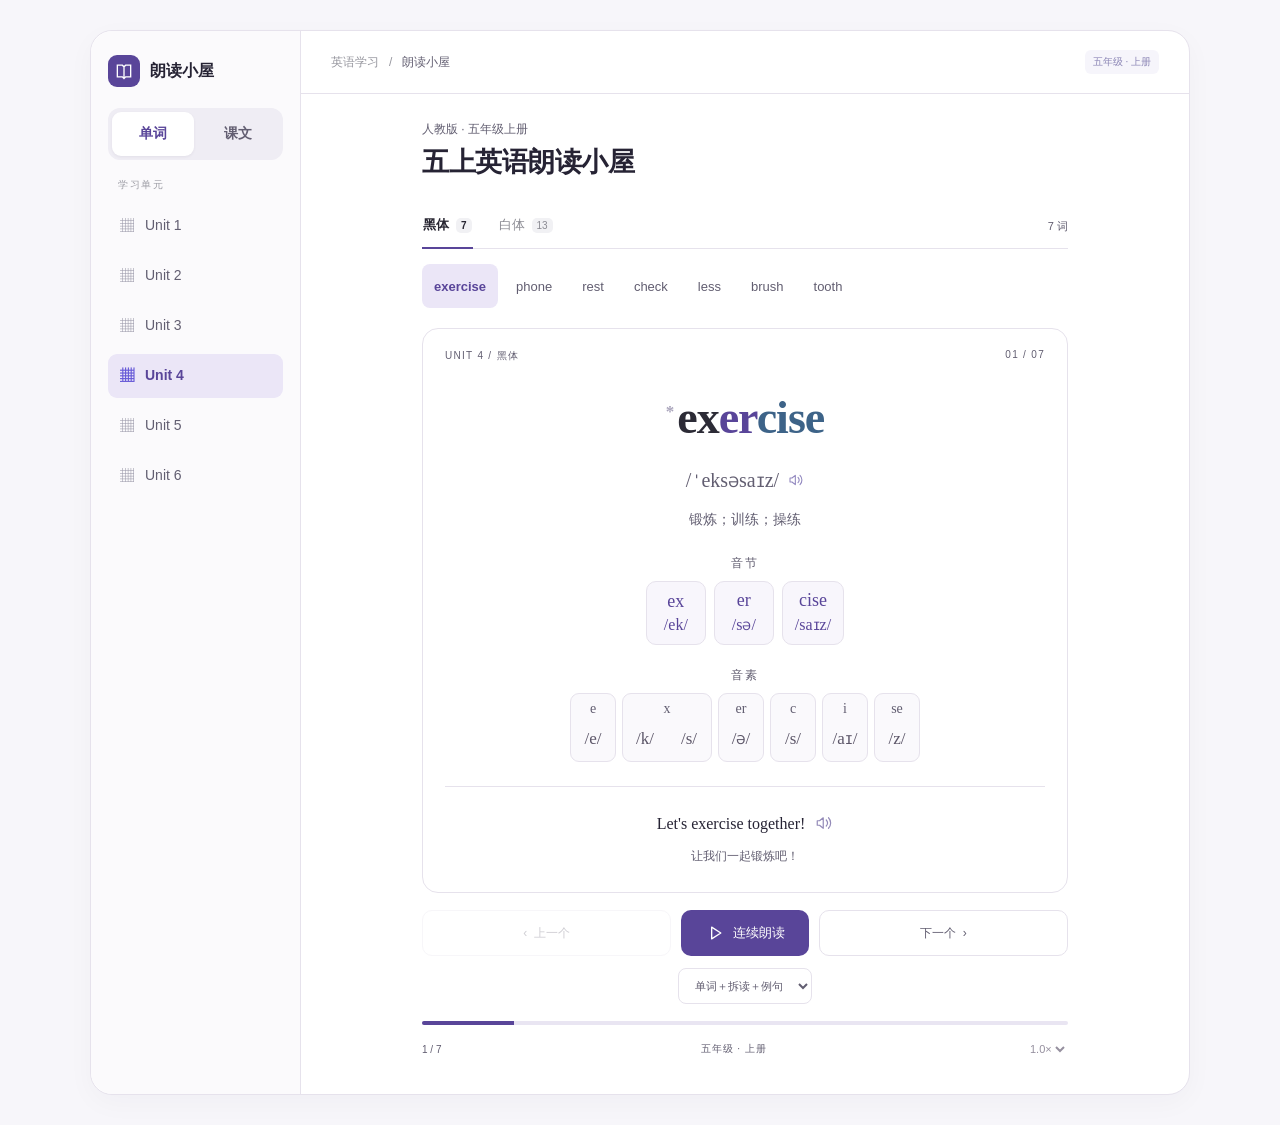
<file: index.html>
<!doctype html>
<html lang="zh-CN">
<head>
<meta charset="utf-8">
<meta name="viewport" content="width=device-width, initial-scale=1, viewport-fit=cover">
<link rel="icon" href="data:image/svg+xml,%3Csvg xmlns='http://www.w3.org/2000/svg' viewBox='0 0 32 32'%3E%3Crect width='32' height='32' rx='8' fill='%236659d7'/%3E%3Cpath d='M7 8h7l2 2 2-2h7v17h-7l-2 2-2-2H7zM16 10v17' fill='none' stroke='white' stroke-width='1.5'/%3E%3C/svg%3E">
<meta name="theme-color" content="#f1eff9">
<meta name="reader-build" content="20261120-lesson-words1">
<meta name="description" content="五上英语朗读小屋">
<title>五上英语朗读小屋</title>
<style>
:root{color-scheme:light;--ink:#202124;--muted:#898b92;--green:#5b55df;--wash:#f2f1ff;--line:#ececf0;--paper:#fff;font-family:-apple-system,BlinkMacSystemFont,"PingFang SC","Microsoft YaHei",sans-serif}
*{box-sizing:border-box}body{margin:0;background:#f4f4f6;color:var(--ink);-webkit-tap-highlight-color:transparent}button,select{font:inherit}button{color:inherit;cursor:pointer;border:0;background:none;touch-action:manipulation}button:disabled{opacity:.3;cursor:default}button:focus-visible,select:focus-visible{outline:3px solid #b7b2ff;outline-offset:3px}button svg{width:20px;height:20px;fill:none;stroke:currentColor;stroke-width:1.6;stroke-linecap:round;stroke-linejoin:round;flex:none}.shell{max-width:1100px;margin:30px auto;background:#fff;border:1px solid #e6e6ea;border-radius:22px;box-shadow:0 12px 60px #25233305;display:grid;grid-template-columns:210px 1fr;overflow:hidden;min-height:850px}.sidebar{background:#fafafa;border-right:1px solid var(--line);padding:26px 20px}.brand{display:flex;align-items:center;gap:10px;font-size:16px;font-weight:650;margin:0 0 37px}.brand-icon{display:grid;place-items:center;border-radius:10px;width:32px;height:32px;color:#fff;background:linear-gradient(135deg,#8880f2,#514bd6);box-shadow:0 3px 8px #7369d52b}.brand-icon svg{width:20px;fill:none;stroke:currentColor;stroke-width:1.6}.nav-label{font-size:10px;letter-spacing:1.6px;color:#9c9ca4;margin:0 10px 12px}.units{display:grid;gap:6px}.unit{text-align:left;padding:12px;border-radius:9px;font-size:14px;min-height:45px;color:#75757f}.unit[aria-pressed=true]{background:#ecebf3;color:#282536;font-weight:650}.unit:before{content:'▦';margin-right:11px;color:#9b99a9}.unit[aria-pressed=true]:before{color:#6659d7}.main-panel{min-width:0}.topbar{border-bottom:1px solid var(--line);padding:19px 30px;font-size:12px;color:#96969e;display:flex;justify-content:space-between;align-items:center}.topbar strong{color:#50505b;font-weight:500}.edition{color:#8b85b5;background:#f6f5fb;padding:5px 8px;border-radius:6px;font-size:10px}.content{max-width:670px;margin:0 auto;padding:27px 34px}header{margin-bottom:21px}h1{font-size:15px;font-weight:500;letter-spacing:.2px;margin:0;color:#87878f;line-height:1.8}h1 span{display:block;font-size:27px;color:#202124;font-weight:650;letter-spacing:-.6px}.categories{display:flex;gap:25px;border-bottom:1px solid var(--line);align-items:center}.category{font-size:13px;position:relative;padding:11px 1px 13px;color:#8b8b93;min-height:44px}.category span{font-size:10px;margin-left:7px;background:#f1f1f4;border-radius:5px;padding:2px 5px}.category[aria-pressed=true]{color:#282632;font-weight:600}.category[aria-pressed=true]:after{content:'';position:absolute;height:2px;background:#34313f;bottom:-1px;left:0;right:0}.group-count{margin-left:auto;font-size:11px;color:#9e9da5}.word-strip{display:flex;overflow-x:auto;gap:6px;margin:15px 0;padding:0 0 5px;scrollbar-width:none}.word-strip::-webkit-scrollbar{display:none}.word-tab{white-space:nowrap;min-height:44px;padding:8px 12px;border-radius:8px;font-size:12px;color:#929099}.word-tab[aria-current=true]{background:#f0edff;color:#6955c9;font-weight:600}.card{background:#fff;border:1px solid #e8e7ed;border-radius:16px;padding:20px 22px 25px;box-shadow:0 2px 4px #211d3803}.card-meta{display:flex;justify-content:space-between;font-size:10px;letter-spacing:1.3px;color:#aaa8b4}.card-meta strong{font-weight:500;color:#868292}.word-area{text-align:center;padding:20px 0 22px}.word-button{font:600 clamp(32px,7vw,46px)/1.2 Georgia,"Times New Roman",serif;letter-spacing:-1px;border-radius:10px;padding:7px 8px;max-width:100%;overflow-wrap:anywhere}.word-button sup{font-size:17px;vertical-align:super;color:#aaa5bc;margin-right:4px}.word-button .c0{color:#2c2b36}.word-button .c1{color:#7562ce}.word-button .c2{color:#637daa}.ipa{display:flex;align-items:center;justify-content:center;gap:9px;min-height:42px;margin:7px auto 0;padding:5px 10px;border-radius:9px;color:#84808e;font:20px "Times New Roman",serif}.ipa svg{width:16px;height:16px;color:#9187bf}.meaning{font-size:14px;line-height:1.8;color:#6f6c77;margin:6px 0 0}.section-label{font-size:10px;color:#aaa5b3;letter-spacing:1.6px;text-align:center;margin:0 0 9px}.syllables{display:flex;flex-wrap:wrap;justify-content:center;gap:8px;margin-bottom:22px}.syllable{min-width:60px;min-height:59px;border:1px solid #eae7f3;background:#faf9fd;border-radius:10px;padding:8px 12px;color:#76649f}.syllable b{display:block;font:500 18px Georgia,serif}.syllable small{font:16px "Times New Roman",serif;display:block;margin-top:4px}.phonics{display:flex;justify-content:center;flex-wrap:wrap;gap:6px;margin-bottom:24px}.phone-group{display:flex;flex-direction:column;align-items:center;border:1px solid #eeedf1;border-radius:9px;background:#fdfdfd;min-width:44px;overflow:hidden}.grapheme{font:14px Georgia,serif;color:#a29ba9;padding:7px 7px 0}.phone-buttons{display:flex}.phoneme{font:17px "Times New Roman",serif;min-width:44px;min-height:44px;padding:6px;border-radius:8px;color:#5c5668}.silent{font-size:10px;padding:10px;color:#aaa}.example{border-top:1px solid var(--line);padding-top:17px}.example-button{display:flex;gap:10px;align-items:center;justify-content:center;width:100%;font:16px/1.7 Georgia,serif;text-align:center;padding:6px;border-radius:9px}.example-button svg{color:#938ab8;width:18px}.translation{font-size:12px;line-height:1.8;text-align:center;color:#a19aa9;margin:3px 0 0}.controls{display:flex;gap:10px;margin-top:17px}.step{min-height:46px;flex:1;border:1px solid #e8e7ed;border-radius:10px;font-size:12px;background:#fff}.play{display:flex;align-items:center;justify-content:center;gap:8px;min-height:46px;min-width:128px;border-radius:10px;background:#2d2c35;color:#fff;font-size:13px;box-shadow:0 3px 8px #211d3812}.play-options{display:flex;justify-content:center;margin:12px 0}.play-options select{background:#fff;border:1px solid #eae8ef;border-radius:8px;color:#99919f;padding:7px 12px;font-size:11px;min-height:36px}.progress{height:4px;background:#f0edf5;border-radius:3px;overflow:hidden;margin-top:17px}.progress span{display:block;height:100%;background:#b0a2e9;transition:width .2s}.bottom{display:flex;align-items:center;justify-content:space-between;font-size:10px;color:#aaa5b1;margin-top:6px}.speed{background:none;color:#96909f;font-size:11px;border:0;min-height:36px}.footer-label{letter-spacing:1px}.status{font-size:12px;color:#ac8053;text-align:center;min-height:18px;margin:2px 0}.status:empty{visibility:hidden}.sr-only{position:absolute;width:1px;height:1px;overflow:hidden;clip:rect(0,0,0,0);white-space:nowrap}button.is-playing{background:#7463c8!important;color:#fff!important}button.is-playing span{color:#fff!important}button[aria-busy=true]{opacity:.5}
@media(max-width:900px){body{background:#fafafa}.shell{display:block;margin:0;border:0;border-radius:0;min-height:100vh}.sidebar{border:0;background:#fff;padding:18px 18px 0}.brand{font-size:14px;margin:0 0 18px}.brand-icon{width:27px;height:27px;border-radius:8px}.nav-label{display:none}.units{grid-template-columns:repeat(6,minmax(0,1fr));gap:5px}.unit{font-size:11px;min-height:44px;padding:9px 0;text-align:center;background:#f8f8fa;border:1px solid #efedf2}.unit:before{display:none}.unit[aria-pressed=true]{background:#ece9f9;border-color:#e0daf4;color:#67519f}.topbar{display:none}.content{padding:20px 18px 22px}h1{font-size:13px}h1 span{font-size:24px}.card{padding:17px 14px 20px}.word-area{padding:17px 0}.word-button{font-size:39px}header{margin-bottom:15px}.word-strip{margin:12px 0}.syllables{margin-bottom:18px}.phonics{gap:4px;margin-bottom:20px}.phone-group,.phoneme{min-width:44px}.categories{gap:24px}.controls{gap:8px}.play{min-width:120px}}
@media(max-width:360px){.content{padding:17px 13px}.sidebar{padding:16px 13px 0}.unit{font-size:10px}.word-button{font-size:34px}.syllable{min-width:53px;padding:8px}.play{min-width:108px}}
@media(prefers-reduced-motion:reduce){*{transition:none!important;scroll-behavior:auto!important}}

.section-label,.card-meta,.card-meta strong,.translation,.word-tab,.group-count,.bottom,.grapheme{color:#77717f}.section-label,.translation{font-size:12px}.word-tab{font-size:13px}.word-tab[aria-current=true]{color:#6451bd}.unit{min-height:44px}

.syllable:disabled{opacity:.4}.shell{min-height:0}@media(max-width:900px){.content{padding-bottom:max(22px,env(safe-area-inset-bottom))}.sidebar{padding-top:max(18px,env(safe-area-inset-top))}.word-strip{scroll-snap-type:x proximity}.word-tab{scroll-snap-align:center}.card{border-radius:16px}}
@media(max-width:900px){.ipa,.play-options select,.speed{min-height:44px}.play-options select,.speed{font-size:14px}}

[hidden] { display: none !important; }
:root {
  --ink: #262334;
  --muted: #625e71;
  --accent: #594599;
  --wash: #ebe6f7;
  --line: #e6e2ec;
  --paper: #fff;
}
body { background: #f7f6fa; }
.shell {
  background: var(--paper);
  border: 1px solid var(--line);
  border-radius: 22px;
  box-shadow: 0 8px 28px #2a1e4708;
  min-height: 0;
  overflow: visible;
}
.sidebar { background: #fbfafc; border-radius: 22px 0 0 22px; padding: 24px 17px; }
.brand { margin-bottom: 21px; color: var(--ink); }
.brand-icon { background: var(--accent); border-radius: 9px; box-shadow: none; }
.view-tabs {
  display: grid;
  grid-template-columns: 1fr 1fr;
  gap: 4px;
  padding: 4px;
  margin-bottom: 18px;
  background: #efedf4;
  border-radius: 12px;
}
.view-tab { min-height: 44px; border-radius: 9px; color: var(--muted); font-size: 14px; font-weight: 600; }
.view-tab[aria-pressed=true] { color: var(--accent); background: var(--paper); box-shadow: 0 1px 3px #2a1e4710; }
.unit { color: var(--muted); border-radius: 9px; }
.unit[aria-pressed=true] { background: var(--wash); color: var(--accent); }
.topbar strong { color: var(--muted); }
.content { max-width: 710px; padding: 27px 32px; }
.eyebrow { font-size: 12px; color: var(--muted); margin: 0 0 5px; }
h1 { font-size: 27px; font-weight: 700; letter-spacing: -.45px; color: var(--ink); line-height: 1.45; }
header { margin-bottom: 22px; }
.card { border: 1px solid var(--line); border-radius: 16px; box-shadow: none; }
.card-meta, .card-meta strong, .section-label, .translation, .word-tab, .group-count, .bottom, .grapheme, .meaning, .ipa { color: var(--muted); }
.section-label, .translation { font-size: 12px; }
.category[aria-pressed=true]:after { background: var(--accent); }
.word-tab { border-radius: 8px; font-size: 13px; }
.word-tab[aria-current=true] { background: var(--wash); color: var(--accent); box-shadow: none; }
.word-button .c1 { color: var(--accent); }
.word-button .c2 { color: #3d6388; }
.syllable { background: #f8f6fc; border-color: var(--line); color: var(--accent); }
.phone-group { background: #faf9fc; border-color: var(--line); }
.step, .play-options select { border-color: var(--line); background: var(--paper); color: var(--muted); }
.play, .lesson-play { border-radius: 10px; background: var(--accent); color: white; box-shadow: none; }
.progress { background: #e9e5f2; }
.progress span { background: var(--accent); }
.lesson-switch { display: flex; gap: 8px; margin: 8px 0 10px; }
.part-button { flex: 1; min-height: 46px; background: var(--paper); border: 1px solid var(--line); border-radius: 10px; color: var(--muted); }
.part-button[aria-pressed=true] { background: var(--wash); border-color: #ded5f2; color: var(--accent); font-weight: 650; }
.lesson-heading {
  position: sticky;
  top: 0;
  z-index: 3;
  display: flex;
  align-items: center;
  justify-content: space-between;
  gap: 12px;
  padding: 14px 0;
  margin-bottom: 8px;
  background: var(--paper);
}
.lesson-page { font-size: 11px; color: var(--muted); margin: 0 0 6px; }
.lesson-title { font: 600 24px/1.25 Georgia, serif; color: var(--ink); margin: 0; }
.lesson-rate { display: block; text-align: center; font-size: 11px; color: var(--muted); margin: 5px 0 0; }
.lesson-play { min-width: 100px; min-height: 44px; font-size: 13px; padding: 0 12px; }
.lesson-guide { margin: 8px 0 10px; color: var(--muted); font-size: 13px; line-height: 1.5; }
.lesson-lines { overflow: hidden; background: var(--paper); border: 1px solid var(--line); border-radius: 16px; }
.sentence + .sentence { border-top: 1px solid var(--line); }
.sentence-play {
  display: grid;
  grid-template-columns: minmax(0,1fr) 40px;
  align-items: center;
  gap: 12px;
  width: 100%;
  padding: 13px 14px 10px;
  text-align: left;
  scroll-margin-top: 108px;
}
.sentence-play:focus-visible { outline-offset: -3px; }
.sentence-top, .sentence-text, .sentence-translation { display: block; }
.sentence-top { margin-bottom: 4px; }
.role { font-size: 12px; font-weight: 650; color: #3e6186; }
.female .role { color: #745382; }
.sentence-text { font: 19px/1.5 Georgia, "Times New Roman", serif; overflow-wrap: anywhere; }
.sentence-translation {
  margin-top: 4px;
  color: var(--muted);
  font-size: 15px;
  line-height: 1.6;
  overflow-wrap: anywhere;
}
.sentence-play-icon {
  display: grid;
  place-items: center;
  width: 40px;
  height: 40px;
  border-radius: 50%;
  background: #f1edf7;
  color: var(--accent);
}
.sentence-play-icon > svg { width: 18px; height: 18px; }
.sentence-play.is-playing .sentence-play-icon { background: #ffffff29; }
.sentence-word-panel {
  margin: 0 12px 11px;
  padding: 7px 9px 9px;
  border: 1px solid #ebe5f4;
  border-radius: 10px;
  background: #f8f6fc;
}
.sentence-word-label { margin: 0 0 5px; color: #625287; font-size: 12px; font-weight: 650; }
.sentence-words { display: flex; flex-wrap: wrap; gap: 5px; }
.lesson-word {
  min-width: 32px;
  min-height: 36px;
  max-width: 100%;
  padding: 4px 8px;
  border: 1px solid #e4daef;
  border-radius: 8px;
  background: var(--paper);
  color: var(--accent);
  font: 16px/1.25 Georgia, "Times New Roman", serif;
  overflow-wrap: anywhere;
}
@media (hover: hover) {
  .sentence-play:hover { background: #f6f2fd; }
  .lesson-word:hover { background: #eee7f7; }
}
button.is-playing { background: var(--accent) !important; }
button[aria-busy=true] { opacity: 1; background: #f4f0fb; box-shadow: inset 0 0 0 1px #ded5f2; }
.audio-feedback {
  position: fixed;
  z-index: 10;
  left: 50%;
  bottom: calc(14px + env(safe-area-inset-bottom, 0px));
  transform: translateX(-50%);
  width: min(340px, calc(100% - 24px));
  padding: 13px 15px;
  color: var(--ink);
  background: var(--paper);
  border: 1px solid #ded5f2;
  border-radius: 13px;
  box-shadow: 0 4px 18px #2a1e4726;
  pointer-events: none;
}
.audio-feedback[data-state=idle] { display: none; }
.audio-feedback[data-state=error] { border-color: #e9c0b6; color: #852e26; }
.audio-feedback[data-state=error] .audio-hint,
.audio-feedback[data-state=error] .audio-loading-track { display: none; }
.audio-message { margin: 0; font-size: 15px; line-height: 1.45; font-weight: 650; }
.audio-hint { margin: 3px 0 10px; font-size: 13px; line-height: 1.4; color: var(--muted); }
.audio-loading-track { height: 4px; border-radius: 999px; background: var(--wash); overflow: hidden; }
.audio-loading-track span {
  display: block;
  width: 38%;
  height: 100%;
  background: var(--accent);
  border-radius: inherit;
  animation: audio-loading 1.15s ease-in-out infinite alternate;
}
@keyframes audio-loading { from { transform: translateX(0); } to { transform: translateX(163%); } }
@media (prefers-reduced-motion: reduce) {
  .audio-loading-track span { animation: none; }
}
@media (max-width: 900px) {
  .shell { border: 0; background: transparent; border-radius: 0; box-shadow: none; }
  .sidebar { background: transparent; border: 0; border-radius: 0; padding: max(16px, env(safe-area-inset-top)) 16px 0; }
  .brand { margin-bottom: 13px; font-size: 14px; }
  .view-tabs { margin-bottom: 12px; }
  .units { gap: 4px; }
  .unit { background: var(--paper); border-color: var(--line); font-size: 11px; }
  .content { padding: 21px 16px max(24px, env(safe-area-inset-bottom)); }
  h1 { font-size: 25px; }
  .card { padding: 19px 14px 22px; }
  .word-area { padding: 18px 0; }
  .lesson-heading { background: #f7f6fa; }
  .lesson-title { font-size: 22px; }
}
@media (max-width: 360px) {
  .content, .sidebar { padding-left: 12px; padding-right: 12px; }
  h1 { font-size: 22px; }
  .unit { font-size: 10px; }
  .lesson-title { font-size: 20px; }
}

</style>
</head>
<body>
<main class="shell">
<aside class="sidebar"><div class="brand"><span class="brand-icon" aria-hidden="true"><svg viewBox="0 0 24 24"><path d="M4 5h6l2 2 2-2h6v14h-6l-2 2-2-2H4zM12 7v14"/></svg></span>朗读小屋</div><nav class="view-tabs" aria-label="朗读内容"><button class="view-tab" data-view="words">单词</button><button class="view-tab" data-view="texts">课文</button></nav><p class="nav-label">学习单元</p><nav class="units" aria-label="选择单元"><button class="unit" data-unit="1">Unit 1</button><button class="unit" data-unit="2">Unit 2</button><button class="unit" data-unit="3">Unit 3</button><button class="unit" data-unit="4">Unit 4</button><button class="unit" data-unit="5">Unit 5</button><button class="unit" data-unit="6">Unit 6</button></nav></aside><section class="main-panel"><div class="topbar"><span>英语学习 &nbsp; / &nbsp; <strong>朗读小屋</strong></span><span class="edition">五年级 · 上册</span></div><div class="content"><header><p class="eyebrow">人教版 · 五年级上册</p><h1>五上英语朗读小屋</h1></header><section id="words-panel" aria-label="单词"><nav class="categories" aria-label="选择词汇分类"><button class="category" data-group="bold">黑体<span id="bold-count"></span></button><button class="category" data-group="regular">白体<span id="regular-count"></span></button><span class="group-count" id="group-count"></span></nav>
<nav class="word-strip" id="word-strip" aria-label="选择单词"></nav>
<article class="card" aria-label="当前单词"><div class="card-meta"><strong id="card-unit"></strong><span id="card-index"></span></div><div class="word-area"><button class="word-button" id="word" lang="en-GB"></button><button class="ipa" id="ipa"></button><p class="meaning" id="meaning"></p></div><div class="section-label" id="syllable-label">音节</div><div class="syllables" id="syllables" aria-label="分音节朗读"></div><div class="section-label">音素</div><div class="phonics" id="phonics" aria-label="字母组合与音素"></div><div class="example"><button class="example-button" id="example" lang="en-GB"></button><p class="translation" id="translation"></p></div></article>
<div class="controls"><button class="step" id="previous" aria-label="上一个单词">‹&nbsp; 上一个</button><button class="play" id="auto"></button><button class="step" id="next" aria-label="下一个单词">下一个 &nbsp;›</button></div>
<div class="play-options"><label><span class="sr-only">连续朗读模式</span><select id="mode" aria-label="连续朗读模式"><option value="word">只读单词</option><option value="full" selected>单词＋拆读＋例句</option></select></label></div>
<div class="progress" aria-hidden="true"><span id="progress"></span></div>
<div class="bottom"><span id="position"></span><span class="footer-label">五年级 · 上册</span><label><span class="sr-only">朗读速度</span><select class="speed" id="speed" aria-label="朗读速度"><option value="0.8">0.8×</option><option value="1" selected>1.0×</option><option value="1.2">1.2×</option></select></label></div>
</section><section id="lessons-panel" aria-label="课文" hidden><nav class="lesson-switch" aria-label="选择课文"><button class="part-button" data-part="a">Part A</button><button class="part-button" data-part="b">Part B</button></nav><div class="lesson-heading"><div><p class="lesson-page" id="lesson-page"></p><h2 class="lesson-title" id="lesson-title"></h2></div><div><button class="lesson-play" id="lesson-auto">整篇朗读</button><span class="lesson-rate">英音 · 0.8×</span></div></div><p class="lesson-guide">点句子听整句，下方单词可单独点读（英音 0.75×）。</p><div class="lesson-lines" id="lesson-lines"></div></section><div class="audio-feedback" id="audio-feedback" data-state="idle" aria-hidden="true">
  <p class="audio-message" id="audio-message"></p>
  <p class="audio-hint">加载后自动播放，无需重复点击。</p>
  <div class="audio-loading-track"><span></span></div>
</div>
<p class="sr-only" id="status" role="status" aria-atomic="true"></p>
<audio id="player" preload="auto" playsinline></audio>
</div></section></main>
<script>
const WORDS=[{"id":0,"unit":4,"bold":false,"star":false,"word":"stay","ipa":"steɪ","meaning":"待；保持；继续是","syllables":[{"text":"stay","ipa":"steɪ","audio":"2a2f13c2bb9223","available":true}],"phonics":[{"text":"s","sounds":[{"ipa":"s","audio":"77df5b15685141"}]},{"text":"t","sounds":[{"ipa":"t","audio":"33d6bff3a3ce33"}]},{"text":"ay","sounds":[{"ipa":"eɪ","audio":"e068af44706bc8"}]}],"example":"We should stay healthy.","translation":"我们应该保持健康。","audio":"e54512d1b31eff","exampleAudio":"75d0cee45a5812","syllablesReady":true,"audioPack":"clip-u4-01-4df38c4a8083.json"},{"id":1,"unit":4,"bold":false,"star":true,"word":"should","ipa":"ʃʊd","meaning":"（提出或征询建议）该，可以","syllables":[{"text":"should","ipa":"ʃʊd","audio":"db7db6dccc90fd","available":true}],"phonics":[{"text":"sh","sounds":[{"ipa":"ʃ","audio":"73bfa18d421b52"}]},{"text":"ou","sounds":[{"ipa":"ʊ","audio":"71e7372bf9fe41"}]},{"text":"ld","sounds":[{"ipa":"d","audio":"3692ea2fce4f91"}]}],"example":"You should drink some water.","translation":"你应该喝点水。","audio":"be972c3d5fdc07","exampleAudio":"0e316518ecd850","syllablesReady":true,"audioPack":"clip-u4-01-4df38c4a8083.json"},{"id":2,"unit":4,"bold":false,"star":false,"word":"flu","ipa":"fluː","meaning":"流行性感冒；流感","syllables":[{"text":"flu","ipa":"fluː","audio":"a85a29feed39eb","available":true}],"phonics":[{"text":"f","sounds":[{"ipa":"f","audio":"3984d7593e7a02"}]},{"text":"l","sounds":[{"ipa":"l","audio":"8e840d89b18934"}]},{"text":"u","sounds":[{"ipa":"uː","audio":"7e804d0117455f"}]}],"example":"He has the flu.","translation":"他得了流感。","audio":"8207299454aac6","exampleAudio":"9d7b0c3b67e0ba","syllablesReady":true,"audioPack":"clip-u4-01-4df38c4a8083.json"},{"id":3,"unit":4,"bold":false,"star":false,"word":"else","ipa":"els","meaning":"其他的；别的","syllables":[{"text":"else","ipa":"els","audio":"09506fd597117b","available":true}],"phonics":[{"text":"e","sounds":[{"ipa":"e","audio":"df6f04fda0979d"}]},{"text":"l","sounds":[{"ipa":"l","audio":"8e840d89b18934"}]},{"text":"se","sounds":[{"ipa":"s","audio":"77df5b15685141"}]}],"example":"What else can we do?","translation":"我们还能做什么？","audio":"042b6c0c0a6f4f","exampleAudio":"23f4e4a6247bc4","syllablesReady":true,"audioPack":"clip-u4-02-40dfbbeb912b.json"},{"id":4,"unit":4,"bold":true,"star":true,"word":"exercise","ipa":"ˈeksəsaɪz","meaning":"锻炼；训练；操练","syllables":[{"text":"ex","ipa":"ek","audio":"ee538955fcd40a","available":true},{"text":"er","ipa":"sə","audio":"0a44e4180bbe7e","available":true},{"text":"cise","ipa":"saɪz","audio":"6377fe2136d4f4","available":true}],"phonics":[{"text":"e","sounds":[{"ipa":"e","audio":"df6f04fda0979d"}]},{"text":"x","sounds":[{"ipa":"k","audio":"15deac28bfb6ce"},{"ipa":"s","audio":"77df5b15685141"}]},{"text":"er","sounds":[{"ipa":"ə","audio":"a1d90646e1e7f2"}]},{"text":"c","sounds":[{"ipa":"s","audio":"77df5b15685141"}]},{"text":"i","sounds":[{"ipa":"aɪ","audio":"14cbe880b8cc93"}]},{"text":"se","sounds":[{"ipa":"z","audio":"938f5e83c40cc0"}]}],"example":"Let's exercise together!","translation":"让我们一起锻炼吧！","audio":"d7ba8834699db3","exampleAudio":"16d1e9e193fc84","syllablesReady":true,"audioPack":"clip-u4-02-40dfbbeb912b.json"},{"id":5,"unit":4,"bold":false,"star":false,"word":"enough","ipa":"ɪˈnʌf","meaning":"足够的；充足的；充分的","syllables":[{"text":"e","ipa":"ɪ","audio":"bf27c43688d6e5","available":true},{"text":"nough","ipa":"nʌf","audio":"0137be5a025a5c","available":true}],"phonics":[{"text":"e","sounds":[{"ipa":"ɪ","audio":"9666e5af85009f"}]},{"text":"n","sounds":[{"ipa":"n","audio":"520b21b4bc85e6"}]},{"text":"ou","sounds":[{"ipa":"ʌ","audio":"78f5a0338d9278"}]},{"text":"gh","sounds":[{"ipa":"f","audio":"3984d7593e7a02"}]}],"example":"We need enough sleep.","translation":"我们需要充足的睡眠。","audio":"8a938815b1b5c3","exampleAudio":"6dd1a45a997111","syllablesReady":true,"audioPack":"clip-u4-02-40dfbbeb912b.json"},{"id":6,"unit":4,"bold":false,"star":false,"word":"if","ipa":"ɪf","meaning":"如果；假若；倘若","syllables":[{"text":"if","ipa":"ɪf","audio":"f15a19af0896d4","available":true}],"phonics":[{"text":"i","sounds":[{"ipa":"ɪ","audio":"9666e5af85009f"}]},{"text":"f","sounds":[{"ipa":"f","audio":"3984d7593e7a02"}]}],"example":"If you are tired, take a rest.","translation":"如果你累了，就休息一下。","audio":"c4ae7a5f7a825f","exampleAudio":"e336fa40623fb4","syllablesReady":true,"audioPack":"clip-u4-03-73f13e20ef15.json"},{"id":7,"unit":4,"bold":false,"star":false,"word":"habit","ipa":"ˈhæbɪt","meaning":"习惯","syllables":[{"text":"hab","ipa":"hæb","audio":"6153f23c8b336a","available":true},{"text":"it","ipa":"ɪt","audio":"d3bbe8ee735b5b","available":true}],"phonics":[{"text":"h","sounds":[{"ipa":"h","audio":"db8be77c321027"}]},{"text":"a","sounds":[{"ipa":"æ","audio":"aa4d5e6c8d4199"}]},{"text":"b","sounds":[{"ipa":"b","audio":"a5bdd5a78e7f5c"}]},{"text":"i","sounds":[{"ipa":"ɪ","audio":"9666e5af85009f"}]},{"text":"t","sounds":[{"ipa":"t","audio":"33d6bff3a3ce33"}]}],"example":"Reading every day is a good habit.","translation":"每天阅读是个好习惯。","audio":"df9d32b46ea53a","exampleAudio":"82f79e4d7b1d62","syllablesReady":true,"audioPack":"clip-u4-03-73f13e20ef15.json"},{"id":8,"unit":4,"bold":false,"star":true,"word":"show","ipa":"ʃəʊ","meaning":"（电视或广播）节目","syllables":[{"text":"show","ipa":"ʃəʊ","audio":"5d4f435da3c693","available":true}],"phonics":[{"text":"sh","sounds":[{"ipa":"ʃ","audio":"73bfa18d421b52"}]},{"text":"ow","sounds":[{"ipa":"əʊ","audio":"de230a6793e507"}]}],"example":"This is my favourite TV show.","translation":"这是我最喜欢的电视节目。","audio":"33a021be55f984","exampleAudio":"23d4ae31b08bfc","syllablesReady":true,"audioPack":"clip-u4-03-73f13e20ef15.json"},{"id":9,"unit":4,"bold":true,"star":true,"word":"phone","ipa":"fəʊn","meaning":"电话；电话机","syllables":[{"text":"phone","ipa":"fəʊn","audio":"1bc954d05c8421","available":true}],"phonics":[{"text":"ph","sounds":[{"ipa":"f","audio":"3984d7593e7a02"}]},{"text":"o…e","sounds":[{"ipa":"əʊ","audio":"de230a6793e507"}]},{"text":"n","sounds":[{"ipa":"n","audio":"520b21b4bc85e6"}]}],"example":"The phone is on the desk.","translation":"电话在书桌上。","audio":"0c94a33f945727","exampleAudio":"c35ddffc344cb4","syllablesReady":true,"audioPack":"clip-u4-04-7e9845bcd077.json"},{"id":10,"unit":4,"bold":false,"star":true,"word":"then","ipa":"ðen","meaning":"那么；因此；既然如此","syllables":[{"text":"then","ipa":"ðen","audio":"d1798d2abfa24e","available":true}],"phonics":[{"text":"th","sounds":[{"ipa":"ð","audio":"ab1d00f7f7bc23"}]},{"text":"e","sounds":[{"ipa":"e","audio":"df6f04fda0979d"}]},{"text":"n","sounds":[{"ipa":"n","audio":"520b21b4bc85e6"}]}],"example":"Then let's go home.","translation":"那么我们回家吧。","audio":"da7fa21d7ee453","exampleAudio":"5517b3a201c46b","syllablesReady":true,"audioPack":"clip-u4-04-7e9845bcd077.json"},{"id":11,"unit":4,"bold":true,"star":false,"word":"rest","ipa":"rest","meaning":"休息；放松","syllables":[{"text":"rest","ipa":"rest","audio":"c1668ff1b518d0","available":true}],"phonics":[{"text":"r","sounds":[{"ipa":"r","audio":"440264ba9812d7"}]},{"text":"e","sounds":[{"ipa":"e","audio":"df6f04fda0979d"}]},{"text":"s","sounds":[{"ipa":"s","audio":"77df5b15685141"}]},{"text":"t","sounds":[{"ipa":"t","audio":"33d6bff3a3ce33"}]}],"example":"Let's have a rest.","translation":"我们休息一下吧。","audio":"a9f651cb1a9d56","exampleAudio":"79abeda0023383","syllablesReady":true,"audioPack":"clip-u4-04-7e9845bcd077.json"},{"id":12,"unit":4,"bold":false,"star":false,"word":"take care of","ipa":"teɪk keə əv","meaning":"爱护；照顾","syllables":[{"text":"take","ipa":"teɪk","audio":"1ae70d4390ac8b","available":true},{"text":"care","ipa":"keə","audio":"ab6530cb1fba55","available":true},{"text":"of","ipa":"əv","audio":"1ba9ad55427d74","available":true}],"phonics":[{"text":"t","sounds":[{"ipa":"t","audio":"33d6bff3a3ce33"}]},{"text":"a…e","sounds":[{"ipa":"eɪ","audio":"e068af44706bc8"}]},{"text":"k","sounds":[{"ipa":"k","audio":"15deac28bfb6ce"}]},{"text":"c","sounds":[{"ipa":"k","audio":"15deac28bfb6ce"}]},{"text":"are","sounds":[{"ipa":"eə","audio":"a111d2c7999a7c"}]},{"text":"o","sounds":[{"ipa":"ə","audio":"a1d90646e1e7f2"}]},{"text":"f","sounds":[{"ipa":"v","audio":"3aedc26320a6b2"}]}],"example":"We should take care of our eyes.","translation":"我们应该爱护眼睛。","audio":"217a6a81881a95","exampleAudio":"9b99493055502d","syllablesReady":true,"audioPack":"clip-u4-05-de43c15a2061.json"},{"id":13,"unit":4,"bold":true,"star":false,"word":"check","ipa":"tʃek","meaning":"查看；查明","syllables":[{"text":"check","ipa":"tʃek","audio":"b43e006a75d6fb","available":true}],"phonics":[{"text":"ch","sounds":[{"ipa":"tʃ","audio":"0f3a4731d286ed"}]},{"text":"e","sounds":[{"ipa":"e","audio":"df6f04fda0979d"}]},{"text":"ck","sounds":[{"ipa":"k","audio":"15deac28bfb6ce"}]}],"example":"Please check your homework.","translation":"请检查你的作业。","audio":"11a4afb41b07e5","exampleAudio":"4089a2626001e6","syllablesReady":true,"audioPack":"clip-u4-05-de43c15a2061.json"},{"id":14,"unit":4,"bold":true,"star":false,"word":"less","ipa":"les","meaning":"（与不可数名词连用）较少的，更少的","syllables":[{"text":"less","ipa":"les","audio":"28cf12b258746d","available":true}],"phonics":[{"text":"l","sounds":[{"ipa":"l","audio":"8e840d89b18934"}]},{"text":"e","sounds":[{"ipa":"e","audio":"df6f04fda0979d"}]},{"text":"ss","sounds":[{"ipa":"s","audio":"77df5b15685141"}]}],"example":"We should eat less sugar.","translation":"我们应该少吃糖。","audio":"c0d8cd33508366","exampleAudio":"ecbd4595a667ca","syllablesReady":true,"audioPack":"clip-u4-05-de43c15a2061.json"},{"id":15,"unit":4,"bold":true,"star":false,"word":"brush","ipa":"brʌʃ","meaning":"（用刷子）刷净，刷亮，刷平顺","syllables":[{"text":"brush","ipa":"brʌʃ","audio":"c9064931e882f1","available":true}],"phonics":[{"text":"b","sounds":[{"ipa":"b","audio":"a5bdd5a78e7f5c"}]},{"text":"r","sounds":[{"ipa":"r","audio":"440264ba9812d7"}]},{"text":"u","sounds":[{"ipa":"ʌ","audio":"78f5a0338d9278"}]},{"text":"sh","sounds":[{"ipa":"ʃ","audio":"73bfa18d421b52"}]}],"example":"I brush my teeth every morning.","translation":"我每天早上刷牙。","audio":"11db1e0b5a74c8","exampleAudio":"6878ef070b0780","syllablesReady":true,"audioPack":"clip-u4-06-016f15e1d69d.json"},{"id":16,"unit":4,"bold":true,"star":false,"word":"tooth","ipa":"tuːθ","meaning":"牙；齿（复数 teeth /tiːθ/）","syllables":[{"text":"tooth","ipa":"tuːθ","audio":"8a84264580e888","available":true}],"phonics":[{"text":"t","sounds":[{"ipa":"t","audio":"33d6bff3a3ce33"}]},{"text":"oo","sounds":[{"ipa":"uː","audio":"7e804d0117455f"}]},{"text":"th","sounds":[{"ipa":"θ","audio":"09ea4f5cf06072"}]}],"example":"This tooth is loose.","translation":"这颗牙松了。","audio":"c94b9480c71463","exampleAudio":"8f224d99034b91","syllablesReady":true,"audioPack":"clip-u4-06-016f15e1d69d.json"},{"id":17,"unit":4,"bold":false,"star":false,"word":"twice","ipa":"twaɪs","meaning":"两次；两遍","syllables":[{"text":"twice","ipa":"twaɪs","audio":"28f8f8c76cd113","available":true}],"phonics":[{"text":"t","sounds":[{"ipa":"t","audio":"33d6bff3a3ce33"}]},{"text":"w","sounds":[{"ipa":"w","audio":"f36e0f89fd2198"}]},{"text":"i…e","sounds":[{"ipa":"aɪ","audio":"14cbe880b8cc93"}]},{"text":"c","sounds":[{"ipa":"s","audio":"77df5b15685141"}]}],"example":"I brush my teeth twice a day.","translation":"我每天刷两次牙。","audio":"32f475a95eabf9","exampleAudio":"4ae5b45de04112","syllablesReady":true,"audioPack":"clip-u4-06-016f15e1d69d.json"},{"id":18,"unit":4,"bold":false,"star":true,"word":"hour","ipa":"ˈaʊə","meaning":"小时","syllables":[{"text":"hour","ipa":"aʊə","audio":"8290a1b06ed621","available":true}],"phonics":[{"text":"h","sounds":[]},{"text":"our","sounds":[{"ipa":"aʊ","audio":"ec80d9424a1e54"},{"ipa":"ə","audio":"a1d90646e1e7f2"}]}],"example":"I read for an hour every day.","translation":"我每天读书一小时。","audio":"1b755e0b68e834","exampleAudio":"405b8f79a4cb81","syllablesReady":true,"audioPack":"clip-u4-07-e4fb7c1fc002.json"},{"id":19,"unit":4,"bold":false,"star":true,"word":"free","ipa":"friː","meaning":"没有安排活动的；空闲的","syllables":[{"text":"free","ipa":"friː","audio":"514ea739c9547a","available":true}],"phonics":[{"text":"f","sounds":[{"ipa":"f","audio":"3984d7593e7a02"}]},{"text":"r","sounds":[{"ipa":"r","audio":"440264ba9812d7"}]},{"text":"ee","sounds":[{"ipa":"iː","audio":"d35f2468855d20"}]}],"example":"Are you free this afternoon?","translation":"你今天下午有空吗？","audio":"38d85d5921f0b3","exampleAudio":"414c9b74fc9724","syllablesReady":true,"audioPack":"clip-u4-07-e4fb7c1fc002.json"},{"id":20,"unit":5,"bold":false,"star":true,"word":"hungry","ipa":"ˈhʌŋɡri","meaning":"感到饿的","syllables":[{"text":"hun","ipa":"hʌŋ","audio":"081b4bf7f21118","available":true},{"text":"gry","ipa":"ɡri","audio":"0e489ad536ae18","available":true}],"phonics":[{"text":"h","sounds":[{"ipa":"h","audio":"db8be77c321027"}]},{"text":"u","sounds":[{"ipa":"ʌ","audio":"78f5a0338d9278"}]},{"text":"n","sounds":[{"ipa":"ŋ","audio":"386316af5b148a"}]},{"text":"g","sounds":[{"ipa":"ɡ","audio":"af5a7e7f10bb01"}]},{"text":"r","sounds":[{"ipa":"r","audio":"440264ba9812d7"}]},{"text":"y","sounds":[{"ipa":"i","audio":"0f890b4d8daec8"}]}],"example":"I'm hungry. Let's have lunch.","translation":"我饿了。我们吃午饭吧。","audio":"54b52809aa12d0","exampleAudio":"31577df02fa5f8","syllablesReady":true,"audioPack":"clip-u5-01-260249400723.json"},{"id":21,"unit":5,"bold":true,"star":false,"word":"beef","ipa":"biːf","meaning":"牛肉","syllables":[{"text":"beef","ipa":"biːf","audio":"2748f887795691","available":true}],"phonics":[{"text":"b","sounds":[{"ipa":"b","audio":"a5bdd5a78e7f5c"}]},{"text":"ee","sounds":[{"ipa":"iː","audio":"d35f2468855d20"}]},{"text":"f","sounds":[{"ipa":"f","audio":"3984d7593e7a02"}]}],"example":"I'd like some beef.","translation":"我想吃一些牛肉。","audio":"81fb25d3a9b65a","exampleAudio":"5ad8806af446d9","syllablesReady":true,"audioPack":"clip-u5-01-260249400723.json"},{"id":22,"unit":5,"bold":true,"star":true,"word":"ice cream","ipa":"ˌaɪs ˈkriːm","meaning":"（一份）冰激凌","syllables":[{"text":"ice","ipa":"aɪs","audio":"6c1d875e449369","available":true},{"text":"cream","ipa":"kriːm","audio":"be3cfcd6d507e9","available":true}],"phonics":[{"text":"i…e","sounds":[{"ipa":"aɪ","audio":"14cbe880b8cc93"}]},{"text":"c","sounds":[{"ipa":"s","audio":"77df5b15685141"}]},{"text":"c","sounds":[{"ipa":"k","audio":"15deac28bfb6ce"}]},{"text":"r","sounds":[{"ipa":"r","audio":"440264ba9812d7"}]},{"text":"ea","sounds":[{"ipa":"iː","audio":"d35f2468855d20"}]},{"text":"m","sounds":[{"ipa":"m","audio":"98c42d047aab7c"}]}],"example":"I like ice cream.","translation":"我喜欢冰激凌。","audio":"c18218db4eb77c","exampleAudio":"503a35c6c5e725","syllablesReady":true,"audioPack":"clip-u5-01-260249400723.json"},{"id":23,"unit":5,"bold":false,"star":true,"word":"little","ipa":"ˈlɪtl","meaning":"少许；一点","syllables":[{"text":"lit","ipa":"lɪt","audio":"46910977fb0121","available":true},{"text":"tle","ipa":"əl","audio":"3cf048b6124127","available":true}],"phonics":[{"text":"l","sounds":[{"ipa":"l","audio":"8e840d89b18934"}]},{"text":"i","sounds":[{"ipa":"ɪ","audio":"9666e5af85009f"}]},{"text":"tt","sounds":[{"ipa":"t","audio":"33d6bff3a3ce33"}]},{"text":"le","sounds":[{"ipa":"ə","audio":"a1d90646e1e7f2"},{"ipa":"l","audio":"8e840d89b18934"}]}],"example":"There is a little milk in the cup.","translation":"杯子里有一点牛奶。","audio":"07c5ca3e80abfd","exampleAudio":"c94b087eccd704","syllablesReady":true,"audioPack":"clip-u5-02-e1a32bc8dff8.json"},{"id":24,"unit":5,"bold":true,"star":false,"word":"dumpling","ipa":"ˈdʌmplɪŋ","meaning":"饺子；汤圆","syllables":[{"text":"dump","ipa":"dʌmp","audio":"3d62fba4124b29","available":true},{"text":"ling","ipa":"lɪŋ","audio":"43e2d2f10e1f4b","available":true}],"phonics":[{"text":"d","sounds":[{"ipa":"d","audio":"3692ea2fce4f91"}]},{"text":"u","sounds":[{"ipa":"ʌ","audio":"78f5a0338d9278"}]},{"text":"m","sounds":[{"ipa":"m","audio":"98c42d047aab7c"}]},{"text":"p","sounds":[{"ipa":"p","audio":"6b4b229c14d0aa"}]},{"text":"l","sounds":[{"ipa":"l","audio":"8e840d89b18934"}]},{"text":"i","sounds":[{"ipa":"ɪ","audio":"9666e5af85009f"}]},{"text":"ng","sounds":[{"ipa":"ŋ","audio":"386316af5b148a"}]}],"example":"This dumpling is delicious.","translation":"这个饺子很好吃。","audio":"144f5d6eb61693","exampleAudio":"db72afa33d44c2","syllablesReady":true,"audioPack":"clip-u5-02-e1a32bc8dff8.json"},{"id":25,"unit":5,"bold":true,"star":true,"word":"tea","ipa":"tiː","meaning":"茶叶；茶；茶水","syllables":[{"text":"tea","ipa":"tiː","audio":"a247d03b37863d","available":true}],"phonics":[{"text":"t","sounds":[{"ipa":"t","audio":"33d6bff3a3ce33"}]},{"text":"ea","sounds":[{"ipa":"iː","audio":"d35f2468855d20"}]}],"example":"Would you like some tea?","translation":"你想喝点茶吗？","audio":"be90195a6dd43c","exampleAudio":"20fecd8f8f3611","syllablesReady":true,"audioPack":"clip-u5-02-e1a32bc8dff8.json"},{"id":26,"unit":5,"bold":true,"star":false,"word":"hamburger","ipa":"ˈhæmbɜːɡə","meaning":"汉堡包；汉堡牛肉饼","syllables":[{"text":"ham","ipa":"hæm","audio":"b5cdba738a498d","available":true},{"text":"bur","ipa":"bɜː","audio":"3b0ccd052e14e4","available":true},{"text":"ger","ipa":"ɡə","audio":"5946224befcdd2","available":true}],"phonics":[{"text":"h","sounds":[{"ipa":"h","audio":"db8be77c321027"}]},{"text":"a","sounds":[{"ipa":"æ","audio":"aa4d5e6c8d4199"}]},{"text":"m","sounds":[{"ipa":"m","audio":"98c42d047aab7c"}]},{"text":"b","sounds":[{"ipa":"b","audio":"a5bdd5a78e7f5c"}]},{"text":"ur","sounds":[{"ipa":"ɜː","audio":"2f49ed94ac4a88"}]},{"text":"g","sounds":[{"ipa":"ɡ","audio":"af5a7e7f10bb01"}]},{"text":"er","sounds":[{"ipa":"ə","audio":"a1d90646e1e7f2"}]}],"example":"I'd like a hamburger.","translation":"我想要一个汉堡包。","audio":"37adfe87e02651","exampleAudio":"6638674dbaf211","syllablesReady":true,"audioPack":"clip-u5-03-8a5baa803b30.json"},{"id":27,"unit":5,"bold":false,"star":true,"word":"Mrs","ipa":"ˈmɪsɪz","meaning":"（用于女子的姓氏或姓名前）太太，夫人","syllables":[{"text":"Mrs","ipa":"mɪ","audio":"d0f69d635a62b8","available":true},{"text":"Mrs","ipa":"sɪz","audio":"cbd4a77cf29ab8","available":true}],"phonics":[{"text":"Mrs","sounds":[{"ipa":"m","audio":"98c42d047aab7c"},{"ipa":"ɪ","audio":"9666e5af85009f"},{"ipa":"s","audio":"77df5b15685141"},{"ipa":"ɪ","audio":"9666e5af85009f"},{"ipa":"z","audio":"938f5e83c40cc0"}]}],"example":"Mrs Green is our teacher.","translation":"格林夫人是我们的老师。","audio":"fbbed4070bb3d7","exampleAudio":"fe925ad267da9f","syllablesReady":true,"audioPack":"clip-u5-03-8a5baa803b30.json"},{"id":28,"unit":5,"bold":false,"star":false,"word":"coconut","ipa":"ˈkəʊkənʌt","meaning":"椰子","syllables":[{"text":"co","ipa":"kəʊ","audio":"55a91ac7a5f490","available":true},{"text":"co","ipa":"kə","audio":"1e03dd7a88f59c","available":true},{"text":"nut","ipa":"nʌt","audio":"c502aa17656202","available":true}],"phonics":[{"text":"c","sounds":[{"ipa":"k","audio":"15deac28bfb6ce"}]},{"text":"o","sounds":[{"ipa":"əʊ","audio":"de230a6793e507"}]},{"text":"c","sounds":[{"ipa":"k","audio":"15deac28bfb6ce"}]},{"text":"o","sounds":[{"ipa":"ə","audio":"a1d90646e1e7f2"}]},{"text":"n","sounds":[{"ipa":"n","audio":"520b21b4bc85e6"}]},{"text":"u","sounds":[{"ipa":"ʌ","audio":"78f5a0338d9278"}]},{"text":"t","sounds":[{"ipa":"t","audio":"33d6bff3a3ce33"}]}],"example":"This coconut is big.","translation":"这个椰子很大。","audio":"c7d6d084931da0","exampleAudio":"83618959d47424","syllablesReady":true,"audioPack":"clip-u5-03-8a5baa803b30.json"},{"id":29,"unit":5,"bold":false,"star":true,"word":"interesting","ipa":"ˈɪntrəstɪŋ","meaning":"有趣的；有吸引力的","syllables":[{"text":"in","ipa":"ɪn","audio":"802e0235cca67c","available":true},{"text":"teres","ipa":"trəs","audio":"33742b3c32ddc9","available":true},{"text":"ting","ipa":"tɪŋ","audio":"b687acc58cc42f","available":true}],"phonics":[{"text":"i","sounds":[{"ipa":"ɪ","audio":"9666e5af85009f"}]},{"text":"n","sounds":[{"ipa":"n","audio":"520b21b4bc85e6"}]},{"text":"t","sounds":[{"ipa":"t","audio":"33d6bff3a3ce33"}]},{"text":"ere","sounds":[{"ipa":"r","audio":"440264ba9812d7"},{"ipa":"ə","audio":"a1d90646e1e7f2"}]},{"text":"s","sounds":[{"ipa":"s","audio":"77df5b15685141"}]},{"text":"t","sounds":[{"ipa":"t","audio":"33d6bff3a3ce33"}]},{"text":"i","sounds":[{"ipa":"ɪ","audio":"9666e5af85009f"}]},{"text":"ng","sounds":[{"ipa":"ŋ","audio":"386316af5b148a"}]}],"example":"This book is interesting.","translation":"这本书很有趣。","audio":"3b51630d79a6d2","exampleAudio":"f5cb0667b42d97","syllablesReady":true,"audioPack":"clip-u5-04-7db5c6bf2576.json"},{"id":30,"unit":5,"bold":true,"star":false,"word":"seed","ipa":"siːd","meaning":"种子；籽","syllables":[{"text":"seed","ipa":"siːd","audio":"7c690914313502","available":true}],"phonics":[{"text":"s","sounds":[{"ipa":"s","audio":"77df5b15685141"}]},{"text":"ee","sounds":[{"ipa":"iː","audio":"d35f2468855d20"}]},{"text":"d","sounds":[{"ipa":"d","audio":"3692ea2fce4f91"}]}],"example":"Put the seed in the soil.","translation":"把种子放进土里。","audio":"2e2645fda5f682","exampleAudio":"d6e93f73535996","syllablesReady":true,"audioPack":"clip-u5-04-7db5c6bf2576.json"},{"id":31,"unit":5,"bold":false,"star":false,"word":"pull","ipa":"pʊl","meaning":"拔出；抽出","syllables":[{"text":"pull","ipa":"pʊl","audio":"737add44595752","available":true}],"phonics":[{"text":"p","sounds":[{"ipa":"p","audio":"6b4b229c14d0aa"}]},{"text":"u","sounds":[{"ipa":"ʊ","audio":"71e7372bf9fe41"}]},{"text":"ll","sounds":[{"ipa":"l","audio":"8e840d89b18934"}]}],"example":"Let's pull up the carrot.","translation":"我们把胡萝卜拔出来吧。","audio":"f62a352edd85fd","exampleAudio":"8f5450f809dd08","syllablesReady":true,"audioPack":"clip-u5-04-7db5c6bf2576.json"},{"id":32,"unit":5,"bold":true,"star":false,"word":"stem","ipa":"stem","meaning":"（花草的）茎；（花或叶的）梗，柄","syllables":[{"text":"stem","ipa":"stem","audio":"fcf9610d690b92","available":true}],"phonics":[{"text":"s","sounds":[{"ipa":"s","audio":"77df5b15685141"}]},{"text":"t","sounds":[{"ipa":"t","audio":"33d6bff3a3ce33"}]},{"text":"e","sounds":[{"ipa":"e","audio":"df6f04fda0979d"}]},{"text":"m","sounds":[{"ipa":"m","audio":"98c42d047aab7c"}]}],"example":"The stem is green.","translation":"茎是绿色的。","audio":"bbc094f254bb1a","exampleAudio":"b4d11ca0d34acb","syllablesReady":true,"audioPack":"clip-u5-05-9c1afee46ee4.json"},{"id":33,"unit":5,"bold":true,"star":false,"word":"root","ipa":"ruːt","meaning":"根；根茎","syllables":[{"text":"root","ipa":"ruːt","audio":"607da766b6a8a1","available":true}],"phonics":[{"text":"r","sounds":[{"ipa":"r","audio":"440264ba9812d7"}]},{"text":"oo","sounds":[{"ipa":"uː","audio":"7e804d0117455f"}]},{"text":"t","sounds":[{"ipa":"t","audio":"33d6bff3a3ce33"}]}],"example":"The root is under the ground.","translation":"根在地下。","audio":"c739dd726a9486","exampleAudio":"b544f92fd584d5","syllablesReady":true,"audioPack":"clip-u5-05-9c1afee46ee4.json"},{"id":34,"unit":5,"bold":false,"star":false,"word":"lotus","ipa":"ˈləʊtəs","meaning":"莲属植物","syllables":[{"text":"lo","ipa":"ləʊ","audio":"322b15e48f392f","available":true},{"text":"tus","ipa":"təs","audio":"52c84ef194562e","available":true}],"phonics":[{"text":"l","sounds":[{"ipa":"l","audio":"8e840d89b18934"}]},{"text":"o","sounds":[{"ipa":"əʊ","audio":"de230a6793e507"}]},{"text":"t","sounds":[{"ipa":"t","audio":"33d6bff3a3ce33"}]},{"text":"u","sounds":[{"ipa":"ə","audio":"a1d90646e1e7f2"}]},{"text":"s","sounds":[{"ipa":"s","audio":"77df5b15685141"}]}],"example":"A lotus grows in the lake.","translation":"一株莲花生长在湖中。","audio":"5b2133d8febda1","exampleAudio":"439d97432e2fc3","syllablesReady":true,"audioPack":"clip-u5-05-9c1afee46ee4.json"},{"id":35,"unit":5,"bold":false,"star":true,"word":"lake","ipa":"leɪk","meaning":"湖；湖泊","syllables":[{"text":"lake","ipa":"leɪk","audio":"a80de6a97da5bc","available":true}],"phonics":[{"text":"l","sounds":[{"ipa":"l","audio":"8e840d89b18934"}]},{"text":"a…e","sounds":[{"ipa":"eɪ","audio":"e068af44706bc8"}]},{"text":"k","sounds":[{"ipa":"k","audio":"15deac28bfb6ce"}]}],"example":"The lake is beautiful.","translation":"这个湖很美。","audio":"bec10ceb00a8fe","exampleAudio":"5909c35d172d2c","syllablesReady":true,"audioPack":"clip-u5-06-db0eb0c8d579.json"},{"id":36,"unit":5,"bold":false,"star":true,"word":"world","ipa":"wɜːld","meaning":"世界；地球；天下","syllables":[{"text":"world","ipa":"wɜːld","audio":"8d502d7c07de66","available":true}],"phonics":[{"text":"w","sounds":[{"ipa":"w","audio":"f36e0f89fd2198"}]},{"text":"or","sounds":[{"ipa":"ɜː","audio":"2f49ed94ac4a88"}]},{"text":"l","sounds":[{"ipa":"l","audio":"8e840d89b18934"}]},{"text":"d","sounds":[{"ipa":"d","audio":"3692ea2fce4f91"}]}],"example":"We live in a beautiful world.","translation":"我们生活在一个美丽的世界里。","audio":"eeca494f774639","exampleAudio":"38dec028888683","syllablesReady":true,"audioPack":"clip-u5-06-db0eb0c8d579.json"},{"id":37,"unit":5,"bold":false,"star":false,"word":"round","ipa":"raʊnd","meaning":"圆形的；环形的；球形的","syllables":[{"text":"round","ipa":"raʊnd","audio":"eba7f9b1a6a204","available":true}],"phonics":[{"text":"r","sounds":[{"ipa":"r","audio":"440264ba9812d7"}]},{"text":"ou","sounds":[{"ipa":"aʊ","audio":"ec80d9424a1e54"}]},{"text":"n","sounds":[{"ipa":"n","audio":"520b21b4bc85e6"}]},{"text":"d","sounds":[{"ipa":"d","audio":"3692ea2fce4f91"}]}],"example":"The ball is round.","translation":"球是圆的。","audio":"2f77c483f82299","exampleAudio":"519cbf5b6b554b","syllablesReady":true,"audioPack":"clip-u5-06-db0eb0c8d579.json"},{"id":38,"unit":5,"bold":false,"star":false,"word":"different","ipa":"ˈdɪfrənt","meaning":"不同的；有区别的；有差异的","syllables":[{"text":"dif","ipa":"dɪf","audio":"d4bd34d121b1d1","available":true},{"text":"ferent","ipa":"rənt","audio":"f9c10afab49139","available":true}],"phonics":[{"text":"d","sounds":[{"ipa":"d","audio":"3692ea2fce4f91"}]},{"text":"i","sounds":[{"ipa":"ɪ","audio":"9666e5af85009f"}]},{"text":"ff","sounds":[{"ipa":"f","audio":"3984d7593e7a02"}]},{"text":"ere","sounds":[{"ipa":"r","audio":"440264ba9812d7"},{"ipa":"ə","audio":"a1d90646e1e7f2"}]},{"text":"n","sounds":[{"ipa":"n","audio":"520b21b4bc85e6"}]},{"text":"t","sounds":[{"ipa":"t","audio":"33d6bff3a3ce33"}]}],"example":"We like different colours.","translation":"我们喜欢不同的颜色。","audio":"4ab7cda2c890a2","exampleAudio":"d0e0f0c11eace1","syllablesReady":true,"audioPack":"clip-u5-07-1fa789b0daa0.json"},{"id":39,"unit":5,"bold":false,"star":true,"word":"way","ipa":"weɪ","meaning":"方法；手段；途径；方式","syllables":[{"text":"way","ipa":"weɪ","audio":"50c3611ce3492e","available":true}],"phonics":[{"text":"w","sounds":[{"ipa":"w","audio":"f36e0f89fd2198"}]},{"text":"ay","sounds":[{"ipa":"eɪ","audio":"e068af44706bc8"}]}],"example":"This is a good way to learn.","translation":"这是一个很好的学习方法。","audio":"bb18fe827ced1c","exampleAudio":"e04920f92de285","syllablesReady":true,"audioPack":"clip-u5-07-1fa789b0daa0.json"},{"id":40,"unit":6,"bold":true,"star":true,"word":"river","ipa":"ˈrɪvə","meaning":"河；江","syllables":[{"text":"riv","ipa":"rɪv","audio":"736c36d08f5442","available":true},{"text":"er","ipa":"ə","audio":"c01fb921053345","available":true}],"phonics":[{"text":"r","sounds":[{"ipa":"r","audio":"440264ba9812d7"}]},{"text":"i","sounds":[{"ipa":"ɪ","audio":"9666e5af85009f"}]},{"text":"v","sounds":[{"ipa":"v","audio":"3aedc26320a6b2"}]},{"text":"er","sounds":[{"ipa":"ə","audio":"a1d90646e1e7f2"}]}],"example":"There is a river near my school.","translation":"我的学校附近有一条河。","audio":"8925d35c09f0ba","exampleAudio":"8b44e911e0309d","syllablesReady":true,"audioPack":"clip-u6-01-60cbedf10870.json"},{"id":41,"unit":6,"bold":false,"star":false,"word":"nature","ipa":"ˈneɪtʃə","meaning":"自然界；大自然","syllables":[{"text":"na","ipa":"neɪ","audio":"0f092fa873de65","available":true},{"text":"ture","ipa":"tʃə","audio":"7f9596c69f0bfc","available":true}],"phonics":[{"text":"n","sounds":[{"ipa":"n","audio":"520b21b4bc85e6"}]},{"text":"a","sounds":[{"ipa":"eɪ","audio":"e068af44706bc8"}]},{"text":"t","sounds":[{"ipa":"tʃ","audio":"0f3a4731d286ed"}]},{"text":"ure","sounds":[{"ipa":"ə","audio":"a1d90646e1e7f2"}]}],"example":"We love nature.","translation":"我们热爱大自然。","audio":"7c4e47352e6cdc","exampleAudio":"872f878dad6f46","syllablesReady":true,"audioPack":"clip-u6-01-60cbedf10870.json"},{"id":42,"unit":6,"bold":true,"star":false,"word":"waterfall","ipa":"ˈwɔːtəfɔːl","meaning":"瀑布","syllables":[{"text":"wa","ipa":"wɔː","audio":"afefd7ab8fb5f1","available":true},{"text":"ter","ipa":"tə","audio":"aadba06d2dbabf","available":true},{"text":"fall","ipa":"fɔːl","audio":"7c89a61380e26b","available":true}],"phonics":[{"text":"w","sounds":[{"ipa":"w","audio":"f36e0f89fd2198"}]},{"text":"a","sounds":[{"ipa":"ɔː","audio":"0ff427d3c3ea79"}]},{"text":"t","sounds":[{"ipa":"t","audio":"33d6bff3a3ce33"}]},{"text":"er","sounds":[{"ipa":"ə","audio":"a1d90646e1e7f2"}]},{"text":"f","sounds":[{"ipa":"f","audio":"3984d7593e7a02"}]},{"text":"a","sounds":[{"ipa":"ɔː","audio":"0ff427d3c3ea79"}]},{"text":"ll","sounds":[{"ipa":"l","audio":"8e840d89b18934"}]}],"example":"Look at that waterfall!","translation":"看那道瀑布！","audio":"c7adf004f50613","exampleAudio":"1d8be41571921f","syllablesReady":true,"audioPack":"clip-u6-01-60cbedf10870.json"},{"id":43,"unit":6,"bold":true,"star":false,"word":"forest","ipa":"ˈfɒrɪst","meaning":"森林；林区","syllables":[{"text":"for","ipa":"fɒr","audio":"d99c1195cf2425","available":true},{"text":"est","ipa":"ɪst","audio":"7ff8d483ee3cd6","available":true}],"phonics":[{"text":"f","sounds":[{"ipa":"f","audio":"3984d7593e7a02"}]},{"text":"o","sounds":[{"ipa":"ɒ","audio":"7fc4906a2e863c"}]},{"text":"r","sounds":[{"ipa":"r","audio":"440264ba9812d7"}]},{"text":"e","sounds":[{"ipa":"ɪ","audio":"9666e5af85009f"}]},{"text":"s","sounds":[{"ipa":"s","audio":"77df5b15685141"}]},{"text":"t","sounds":[{"ipa":"t","audio":"33d6bff3a3ce33"}]}],"example":"There are many trees in the forest.","translation":"森林里有许多树。","audio":"b9d1cd963558a2","exampleAudio":"4faa482e422fd4","syllablesReady":true,"audioPack":"clip-u6-02-d15b8d4f6725.json"},{"id":44,"unit":6,"bold":false,"star":true,"word":"famous","ipa":"ˈfeɪməs","meaning":"著名的；出名的","syllables":[{"text":"fa","ipa":"feɪ","audio":"52d355ceba19a7","available":true},{"text":"mous","ipa":"məs","audio":"8f40432b52b79d","available":true}],"phonics":[{"text":"f","sounds":[{"ipa":"f","audio":"3984d7593e7a02"}]},{"text":"a","sounds":[{"ipa":"eɪ","audio":"e068af44706bc8"}]},{"text":"m","sounds":[{"ipa":"m","audio":"98c42d047aab7c"}]},{"text":"ou","sounds":[{"ipa":"ə","audio":"a1d90646e1e7f2"}]},{"text":"s","sounds":[{"ipa":"s","audio":"77df5b15685141"}]}],"example":"This city is famous for its tea.","translation":"这座城市因茶而闻名。","audio":"2107342d73d770","exampleAudio":"e4283100224be2","syllablesReady":true,"audioPack":"clip-u6-02-d15b8d4f6725.json"},{"id":45,"unit":6,"bold":true,"star":false,"word":"mountain","ipa":"ˈmaʊntən","meaning":"高山；山岳","syllables":[{"text":"moun","ipa":"maʊn","audio":"440fbd5d5e7249","available":true},{"text":"tain","ipa":"tən","audio":"d81e9f5755e746","available":true}],"phonics":[{"text":"m","sounds":[{"ipa":"m","audio":"98c42d047aab7c"}]},{"text":"ou","sounds":[{"ipa":"aʊ","audio":"ec80d9424a1e54"}]},{"text":"n","sounds":[{"ipa":"n","audio":"520b21b4bc85e6"}]},{"text":"t","sounds":[{"ipa":"t","audio":"33d6bff3a3ce33"}]},{"text":"ai","sounds":[{"ipa":"ə","audio":"a1d90646e1e7f2"}]},{"text":"n","sounds":[{"ipa":"n","audio":"520b21b4bc85e6"}]}],"example":"The mountain is very high.","translation":"这座山很高。","audio":"db09febf380407","exampleAudio":"d55d1d065a91bb","syllablesReady":true,"audioPack":"clip-u6-02-d15b8d4f6725.json"},{"id":46,"unit":6,"bold":false,"star":false,"word":"wind","ipa":"wɪnd","meaning":"风；气流","syllables":[{"text":"wind","ipa":"wɪnd","audio":"2bd9f8351be1a7","available":true}],"phonics":[{"text":"w","sounds":[{"ipa":"w","audio":"f36e0f89fd2198"}]},{"text":"i","sounds":[{"ipa":"ɪ","audio":"9666e5af85009f"}]},{"text":"n","sounds":[{"ipa":"n","audio":"520b21b4bc85e6"}]},{"text":"d","sounds":[{"ipa":"d","audio":"3692ea2fce4f91"}]}],"example":"The wind is strong today.","translation":"今天风很大。","audio":"0227acc55894e4","exampleAudio":"759e5e7fe465f2","syllablesReady":true,"audioPack":"clip-u6-03-17f23c6fdaef.json"},{"id":47,"unit":6,"bold":false,"star":false,"word":"trip","ipa":"trɪp","meaning":"（尤指短程往返的）旅行，旅游，出行","syllables":[{"text":"trip","ipa":"trɪp","audio":"c42818bbf04c8a","available":true}],"phonics":[{"text":"t","sounds":[{"ipa":"t","audio":"33d6bff3a3ce33"}]},{"text":"r","sounds":[{"ipa":"r","audio":"440264ba9812d7"}]},{"text":"i","sounds":[{"ipa":"ɪ","audio":"9666e5af85009f"}]},{"text":"p","sounds":[{"ipa":"p","audio":"6b4b229c14d0aa"}]}],"example":"We are going on a school trip.","translation":"我们要去参加学校组织的旅行。","audio":"e2942c79361f70","exampleAudio":"1cecec7cf23d26","syllablesReady":true,"audioPack":"clip-u6-03-17f23c6fdaef.json"},{"id":48,"unit":6,"bold":false,"star":false,"word":"dangerous","ipa":"ˈdeɪndʒərəs","meaning":"有危险的；不安全的","syllables":[{"text":"dan","ipa":"deɪn","audio":"c83db3e7c1099b","available":true},{"text":"ge","ipa":"dʒə","audio":"27be90c3d135db","available":true},{"text":"rous","ipa":"rəs","audio":"cfc02dd3e00557","available":true}],"phonics":[{"text":"d","sounds":[{"ipa":"d","audio":"3692ea2fce4f91"}]},{"text":"a","sounds":[{"ipa":"eɪ","audio":"e068af44706bc8"}]},{"text":"n","sounds":[{"ipa":"n","audio":"520b21b4bc85e6"}]},{"text":"g","sounds":[{"ipa":"dʒ","audio":"d71944203034a0"}]},{"text":"e","sounds":[{"ipa":"ə","audio":"a1d90646e1e7f2"}]},{"text":"r","sounds":[{"ipa":"r","audio":"440264ba9812d7"}]},{"text":"ou","sounds":[{"ipa":"ə","audio":"a1d90646e1e7f2"}]},{"text":"s","sounds":[{"ipa":"s","audio":"77df5b15685141"}]}],"example":"It is dangerous to swim here.","translation":"在这里游泳很危险。","audio":"6785cb51e20c83","exampleAudio":"563909af45d737","syllablesReady":true,"audioPack":"clip-u6-03-17f23c6fdaef.json"},{"id":49,"unit":6,"bold":false,"star":true,"word":"heavy","ipa":"ˈhevi","meaning":"程度大的；严重的","syllables":[{"text":"heav","ipa":"hev","audio":"cecc257d5bab0b","available":true},{"text":"y","ipa":"i","audio":"999473b953cc26","available":true}],"phonics":[{"text":"h","sounds":[{"ipa":"h","audio":"db8be77c321027"}]},{"text":"ea","sounds":[{"ipa":"e","audio":"df6f04fda0979d"}]},{"text":"v","sounds":[{"ipa":"v","audio":"3aedc26320a6b2"}]},{"text":"y","sounds":[{"ipa":"i","audio":"0f890b4d8daec8"}]}],"example":"There is heavy rain today.","translation":"今天有大雨。","audio":"c39b4eb4cd93a3","exampleAudio":"facded26804e86","syllablesReady":true,"audioPack":"clip-u6-04-d776187065a5.json"},{"id":50,"unit":6,"bold":false,"star":false,"word":"hotel","ipa":"həʊˈtel","meaning":"旅馆；旅社","syllables":[{"text":"ho","ipa":"həʊ","audio":"17bf35fa5b69ef","available":true},{"text":"tel","ipa":"tel","audio":"e356fb757814e6","available":true}],"phonics":[{"text":"h","sounds":[{"ipa":"h","audio":"db8be77c321027"}]},{"text":"o","sounds":[{"ipa":"əʊ","audio":"de230a6793e507"}]},{"text":"t","sounds":[{"ipa":"t","audio":"33d6bff3a3ce33"}]},{"text":"e","sounds":[{"ipa":"e","audio":"df6f04fda0979d"}]},{"text":"l","sounds":[{"ipa":"l","audio":"8e840d89b18934"}]}],"example":"We stay at a small hotel.","translation":"我们住在一家小旅馆里。","audio":"94a276cbbcd0d8","exampleAudio":"60b0f0feb00526","syllablesReady":true,"audioPack":"clip-u6-04-d776187065a5.json"},{"id":51,"unit":6,"bold":false,"star":true,"word":"close","ipa":"kləʊz","meaning":"关；关闭；闭上","syllables":[{"text":"close","ipa":"kləʊz","audio":"1874b3f8a96850","available":true}],"phonics":[{"text":"c","sounds":[{"ipa":"k","audio":"15deac28bfb6ce"}]},{"text":"l","sounds":[{"ipa":"l","audio":"8e840d89b18934"}]},{"text":"o…e","sounds":[{"ipa":"əʊ","audio":"de230a6793e507"}]},{"text":"s","sounds":[{"ipa":"z","audio":"938f5e83c40cc0"}]}],"example":"Please close the window.","translation":"请关上窗户。","audio":"73e536da504921","exampleAudio":"780d92624ed51d","syllablesReady":true,"audioPack":"clip-u6-04-d776187065a5.json"},{"id":52,"unit":6,"bold":false,"star":true,"word":"umbrella","ipa":"ʌmˈbrelə","meaning":"伞；雨伞","syllables":[{"text":"um","ipa":"ʌm","audio":"7d928338ee54df","available":true},{"text":"brel","ipa":"bre","audio":"5ab75a6e0bc867","available":true},{"text":"la","ipa":"lə","audio":"ecced18ec19fc1","available":true}],"phonics":[{"text":"u","sounds":[{"ipa":"ʌ","audio":"78f5a0338d9278"}]},{"text":"m","sounds":[{"ipa":"m","audio":"98c42d047aab7c"}]},{"text":"b","sounds":[{"ipa":"b","audio":"a5bdd5a78e7f5c"}]},{"text":"r","sounds":[{"ipa":"r","audio":"440264ba9812d7"}]},{"text":"e","sounds":[{"ipa":"e","audio":"df6f04fda0979d"}]},{"text":"ll","sounds":[{"ipa":"l","audio":"8e840d89b18934"}]},{"text":"a","sounds":[{"ipa":"ə","audio":"a1d90646e1e7f2"}]}],"example":"Take your umbrella.","translation":"带上你的雨伞。","audio":"bdf6b71fd7ecfb","exampleAudio":"63fc69cf346908","syllablesReady":true,"audioPack":"clip-u6-05-98316ed6c89e.json"},{"id":53,"unit":6,"bold":false,"star":false,"word":"raincoat","ipa":"ˈreɪnkəʊt","meaning":"雨衣","syllables":[{"text":"rain","ipa":"reɪn","audio":"e6f133d2b853fe","available":true},{"text":"coat","ipa":"kəʊt","audio":"efc074962eb7d9","available":true}],"phonics":[{"text":"r","sounds":[{"ipa":"r","audio":"440264ba9812d7"}]},{"text":"ai","sounds":[{"ipa":"eɪ","audio":"e068af44706bc8"}]},{"text":"n","sounds":[{"ipa":"n","audio":"520b21b4bc85e6"}]},{"text":"c","sounds":[{"ipa":"k","audio":"15deac28bfb6ce"}]},{"text":"oa","sounds":[{"ipa":"əʊ","audio":"de230a6793e507"}]},{"text":"t","sounds":[{"ipa":"t","audio":"33d6bff3a3ce33"}]}],"example":"Put on your raincoat.","translation":"穿上你的雨衣。","audio":"19496b36940ace","exampleAudio":"627e2b13d4b0ee","syllablesReady":true,"audioPack":"clip-u6-05-98316ed6c89e.json"},{"id":54,"unit":6,"bold":false,"star":true,"word":"worry","ipa":"ˈwʌri","meaning":"担心；担忧；发愁","syllables":[{"text":"wor","ipa":"wʌ","audio":"302d158e8a38a9","available":true},{"text":"ry","ipa":"ri","audio":"08ba8918fd078b","available":true}],"phonics":[{"text":"w","sounds":[{"ipa":"w","audio":"f36e0f89fd2198"}]},{"text":"o","sounds":[{"ipa":"ʌ","audio":"78f5a0338d9278"}]},{"text":"rr","sounds":[{"ipa":"r","audio":"440264ba9812d7"}]},{"text":"y","sounds":[{"ipa":"i","audio":"0f890b4d8daec8"}]}],"example":"Don't worry. I'm fine.","translation":"别担心。我很好。","audio":"ed9aba2e7b132b","exampleAudio":"7f8d12134475af","syllablesReady":true,"audioPack":"clip-u6-05-98316ed6c89e.json"},{"id":55,"unit":6,"bold":false,"star":true,"word":"fine","ipa":"faɪn","meaning":"晴朗的","syllables":[{"text":"fine","ipa":"faɪn","audio":"f0973534c0ebbc","available":true}],"phonics":[{"text":"f","sounds":[{"ipa":"f","audio":"3984d7593e7a02"}]},{"text":"i…e","sounds":[{"ipa":"aɪ","audio":"14cbe880b8cc93"}]},{"text":"n","sounds":[{"ipa":"n","audio":"520b21b4bc85e6"}]}],"example":"It's a fine day today.","translation":"今天是个晴天。","audio":"cfa6d46570de16","exampleAudio":"5771f1c79d6f07","syllablesReady":true,"audioPack":"clip-u6-06-84d46989cc6c.json"},{"id":56,"unit":6,"bold":true,"star":false,"word":"fog","ipa":"fɒɡ","meaning":"雾","syllables":[{"text":"fog","ipa":"fɒɡ","audio":"aad4c3a71573b6","available":true}],"phonics":[{"text":"f","sounds":[{"ipa":"f","audio":"3984d7593e7a02"}]},{"text":"o","sounds":[{"ipa":"ɒ","audio":"7fc4906a2e863c"}]},{"text":"g","sounds":[{"ipa":"ɡ","audio":"af5a7e7f10bb01"}]}],"example":"We can't see the road in the fog.","translation":"雾中我们看不清道路。","audio":"4b4cc7758543af","exampleAudio":"30a748e440affe","syllablesReady":true,"audioPack":"clip-u6-06-84d46989cc6c.json"},{"id":57,"unit":6,"bold":true,"star":false,"word":"flood","ipa":"flʌd","meaning":"洪水；水灾","syllables":[{"text":"flood","ipa":"flʌd","audio":"cf562e2f0cc2e3","available":true}],"phonics":[{"text":"f","sounds":[{"ipa":"f","audio":"3984d7593e7a02"}]},{"text":"l","sounds":[{"ipa":"l","audio":"8e840d89b18934"}]},{"text":"oo","sounds":[{"ipa":"ʌ","audio":"78f5a0338d9278"}]},{"text":"d","sounds":[{"ipa":"d","audio":"3692ea2fce4f91"}]}],"example":"The heavy rain caused a flood.","translation":"大雨引发了洪水。","audio":"dbe04cd7ad6a40","exampleAudio":"3a5a1c14f38cc7","syllablesReady":true,"audioPack":"clip-u6-06-84d46989cc6c.json"},{"id":58,"unit":6,"bold":true,"star":true,"word":"fire","ipa":"ˈfaɪə","meaning":"火；火灾","syllables":[{"text":"fire","ipa":"faɪə","audio":"7059f12f757bd8","available":true}],"phonics":[{"text":"f","sounds":[{"ipa":"f","audio":"3984d7593e7a02"}]},{"text":"ire","sounds":[{"ipa":"aɪ","audio":"14cbe880b8cc93"},{"ipa":"ə","audio":"a1d90646e1e7f2"}]}],"example":"Stay away from the fire.","translation":"远离火。","audio":"960e83a3b28ee2","exampleAudio":"585a862c86dec6","syllablesReady":true,"audioPack":"clip-u6-07-da148ff24721.json"},{"id":59,"unit":6,"bold":false,"star":true,"word":"know","ipa":"nəʊ","meaning":"知道；了解","syllables":[{"text":"know","ipa":"nəʊ","audio":"d937b125fd7535","available":true}],"phonics":[{"text":"kn","sounds":[{"ipa":"n","audio":"520b21b4bc85e6"}]},{"text":"ow","sounds":[{"ipa":"əʊ","audio":"de230a6793e507"}]}],"example":"Do you know this place?","translation":"你知道这个地方吗？","audio":"4fc10d08e1b2b5","exampleAudio":"99ba44ce00361e","syllablesReady":true,"audioPack":"clip-u6-07-da148ff24721.json"},{"id":60,"unit":6,"bold":false,"star":true,"word":"before","ipa":"bɪˈfɔː","meaning":"在……之前","syllables":[{"text":"be","ipa":"bɪ","audio":"28b0109910a752","available":true},{"text":"fore","ipa":"fɔː","audio":"afa0b9f1dc21eb","available":true}],"phonics":[{"text":"b","sounds":[{"ipa":"b","audio":"a5bdd5a78e7f5c"}]},{"text":"e","sounds":[{"ipa":"ɪ","audio":"9666e5af85009f"}]},{"text":"f","sounds":[{"ipa":"f","audio":"3984d7593e7a02"}]},{"text":"ore","sounds":[{"ipa":"ɔː","audio":"0ff427d3c3ea79"}]}],"example":"Wash your hands before lunch.","translation":"午饭前洗手。","audio":"56dc1ad33c570c","exampleAudio":"7f6c29fdb1f971","syllablesReady":true,"audioPack":"clip-u6-07-da148ff24721.json"},{"id":61,"unit":6,"bold":false,"star":false,"word":"go hiking","ipa":"ɡəʊ ˈhaɪkɪŋ","meaning":"徒步旅行","syllables":[{"text":"go","ipa":"ɡəʊ","audio":"1386ffd7c8a78a","available":true},{"text":"hi","ipa":"haɪ","audio":"6b8bb68dea4516","available":true},{"text":"king","ipa":"kɪŋ","audio":"24b9e3bc22fe8f","available":true}],"phonics":[{"text":"g","sounds":[{"ipa":"ɡ","audio":"af5a7e7f10bb01"}]},{"text":"o","sounds":[{"ipa":"əʊ","audio":"de230a6793e507"}]},{"text":"h","sounds":[{"ipa":"h","audio":"db8be77c321027"}]},{"text":"i","sounds":[{"ipa":"aɪ","audio":"14cbe880b8cc93"}]},{"text":"k","sounds":[{"ipa":"k","audio":"15deac28bfb6ce"}]},{"text":"i","sounds":[{"ipa":"ɪ","audio":"9666e5af85009f"}]},{"text":"ng","sounds":[{"ipa":"ŋ","audio":"386316af5b148a"}]}],"example":"Let's go hiking this Sunday.","translation":"我们这周日去徒步旅行吧。","audio":"c3e75ea46411dc","exampleAudio":"d357c5e37fb291","syllablesReady":true,"audioPack":"clip-u6-08-73d0545d2ef9.json"},{"id":62,"unit":6,"bold":false,"star":true,"word":"bring","ipa":"brɪŋ","meaning":"带……到某处；带来；取来","syllables":[{"text":"bring","ipa":"brɪŋ","audio":"f0e859751d1f4e","available":true}],"phonics":[{"text":"b","sounds":[{"ipa":"b","audio":"a5bdd5a78e7f5c"}]},{"text":"r","sounds":[{"ipa":"r","audio":"440264ba9812d7"}]},{"text":"i","sounds":[{"ipa":"ɪ","audio":"9666e5af85009f"}]},{"text":"ng","sounds":[{"ipa":"ŋ","audio":"386316af5b148a"}]}],"example":"Please bring some water.","translation":"请带些水来。","audio":"6c5c6aad217074","exampleAudio":"3bf5a3f920e53e","syllablesReady":true,"audioPack":"clip-u6-08-73d0545d2ef9.json"},{"id":63,"unit":1,"bold":false,"star":false,"word":"team","ipa":"tiːm","meaning":"（游戏或运动的）队；（一起工作的）组，班","syllables":[{"text":"team","ipa":"tiːm","audio":"b19976d044cecd","available":true}],"phonics":[{"text":"t","sounds":[{"ipa":"t","audio":"33d6bff3a3ce33"}]},{"text":"ea","sounds":[{"ipa":"iː","audio":"d35f2468855d20"}]},{"text":"m","sounds":[{"ipa":"m","audio":"98c42d047aab7c"}]}],"example":"We are a good team.","translation":"我们是一个好团队。","audio":"6af9fdfe58bb1e","exampleAudio":"e314b52e1a1a9d","syllablesReady":true,"audioPack":"clip-u1-01-0729951e7aa8.json"},{"id":64,"unit":1,"bold":false,"star":false,"word":"player","ipa":"ˈpleɪə","meaning":"运动员；参赛选手","syllables":[{"text":"play","ipa":"pleɪ","audio":"127d737c94fb50","available":true},{"text":"er","ipa":"ə","audio":"c01fb921053345","available":true}],"phonics":[{"text":"p","sounds":[{"ipa":"p","audio":"6b4b229c14d0aa"}]},{"text":"l","sounds":[{"ipa":"l","audio":"8e840d89b18934"}]},{"text":"ay","sounds":[{"ipa":"eɪ","audio":"e068af44706bc8"}]},{"text":"er","sounds":[{"ipa":"ə","audio":"a1d90646e1e7f2"}]}],"example":"He is a basketball player.","translation":"他是一名篮球运动员。","audio":"6938bd2186b7b9","exampleAudio":"6f30df3465f3d6","syllablesReady":true,"audioPack":"clip-u1-01-0729951e7aa8.json"},{"id":65,"unit":1,"bold":false,"star":true,"word":"him","ipa":"hɪm","meaning":"他","syllables":[{"text":"him","ipa":"hɪm","audio":"954eb280c09827","available":true}],"phonics":[{"text":"h","sounds":[{"ipa":"h","audio":"db8be77c321027"}]},{"text":"i","sounds":[{"ipa":"ɪ","audio":"9666e5af85009f"}]},{"text":"m","sounds":[{"ipa":"m","audio":"98c42d047aab7c"}]}],"example":"Let's help him.","translation":"我们来帮助他吧。","audio":"356de177228607","exampleAudio":"2743bdf2a09f83","syllablesReady":true,"audioPack":"clip-u1-01-0729951e7aa8.json"},{"id":66,"unit":1,"bold":true,"star":true,"word":"lovely","ipa":"ˈlʌvli","meaning":"美丽的；优美的","syllables":[{"text":"love","ipa":"lʌv","audio":"c7ca4d644c4fb4","available":true},{"text":"ly","ipa":"li","audio":"1ea57fc3a6551c","available":true}],"phonics":[{"text":"l","sounds":[{"ipa":"l","audio":"8e840d89b18934"}]},{"text":"o","sounds":[{"ipa":"ʌ","audio":"78f5a0338d9278"}]},{"text":"ve","sounds":[{"ipa":"v","audio":"3aedc26320a6b2"}]},{"text":"l","sounds":[{"ipa":"l","audio":"8e840d89b18934"}]},{"text":"y","sounds":[{"ipa":"i","audio":"0f890b4d8daec8"}]}],"example":"What a lovely garden!","translation":"多么美丽的花园！","audio":"2c8aa4265bf647","exampleAudio":"7ed2897caf6eaa","syllablesReady":true,"audioPack":"clip-u1-02-cd8c42e8e05f.json"},{"id":67,"unit":1,"bold":true,"star":true,"word":"clever","ipa":"ˈklevə","meaning":"聪明的；聪颖的","syllables":[{"text":"cle","ipa":"kle","audio":"0e21c278ab9277","available":true},{"text":"ver","ipa":"və","audio":"2192fd59a6d18f","available":true}],"phonics":[{"text":"c","sounds":[{"ipa":"k","audio":"15deac28bfb6ce"}]},{"text":"l","sounds":[{"ipa":"l","audio":"8e840d89b18934"}]},{"text":"e","sounds":[{"ipa":"e","audio":"df6f04fda0979d"}]},{"text":"v","sounds":[{"ipa":"v","audio":"3aedc26320a6b2"}]},{"text":"er","sounds":[{"ipa":"ə","audio":"a1d90646e1e7f2"}]}],"example":"My sister is clever.","translation":"我的姐姐很聪明。","audio":"6db3ebd48739f1","exampleAudio":"551f7912d179f1","syllablesReady":true,"audioPack":"clip-u1-02-cd8c42e8e05f.json"},{"id":68,"unit":1,"bold":true,"star":true,"word":"young","ipa":"jʌŋ","meaning":"幼小的；年轻的","syllables":[{"text":"young","ipa":"jʌŋ","audio":"44b38874c14e86","available":true}],"phonics":[{"text":"y","sounds":[{"ipa":"j","audio":"5e374cc4494517"}]},{"text":"ou","sounds":[{"ipa":"ʌ","audio":"78f5a0338d9278"}]},{"text":"ng","sounds":[{"ipa":"ŋ","audio":"386316af5b148a"}]}],"example":"Our teacher is young.","translation":"我们的老师很年轻。","audio":"3f57b97d7c981a","exampleAudio":"b4d930bea5c7aa","syllablesReady":true,"audioPack":"clip-u1-02-cd8c42e8e05f.json"},{"id":69,"unit":1,"bold":true,"star":false,"word":"hard-working","ipa":"ˌhɑːdˈwɜːkɪŋ","meaning":"工作努力的；辛勤的","syllables":[{"text":"hard-","ipa":"hɑːd","audio":"2867e6fb20db3c","available":true},{"text":"work","ipa":"wɜːk","audio":"acc81d57cb6e51","available":true},{"text":"ing","ipa":"ɪŋ","audio":"af86fae40f67ee","available":true}],"phonics":[{"text":"h","sounds":[{"ipa":"h","audio":"db8be77c321027"}]},{"text":"ar","sounds":[{"ipa":"ɑː","audio":"b699b498200cb2"}]},{"text":"d","sounds":[{"ipa":"d","audio":"3692ea2fce4f91"}]},{"text":"w","sounds":[{"ipa":"w","audio":"f36e0f89fd2198"}]},{"text":"or","sounds":[{"ipa":"ɜː","audio":"2f49ed94ac4a88"}]},{"text":"k","sounds":[{"ipa":"k","audio":"15deac28bfb6ce"}]},{"text":"i","sounds":[{"ipa":"ɪ","audio":"9666e5af85009f"}]},{"text":"ng","sounds":[{"ipa":"ŋ","audio":"386316af5b148a"}]}],"example":"She is a hard-working student.","translation":"她是一个勤奋的学生。","audio":"3a298fac4b814b","exampleAudio":"2898001ef5a74a","syllablesReady":true,"audioPack":"clip-u1-03-be435139f07f.json"},{"id":70,"unit":1,"bold":false,"star":true,"word":"science","ipa":"ˈsaɪəns","meaning":"科学；自然科学","syllables":[{"text":"sci","ipa":"saɪ","audio":"8fc8a6cca6b09d","available":true},{"text":"ence","ipa":"əns","audio":"ee830a2f70ea06","available":true}],"phonics":[{"text":"sc","sounds":[{"ipa":"s","audio":"77df5b15685141"}]},{"text":"i","sounds":[{"ipa":"aɪ","audio":"14cbe880b8cc93"}]},{"text":"e","sounds":[{"ipa":"ə","audio":"a1d90646e1e7f2"}]},{"text":"n","sounds":[{"ipa":"n","audio":"520b21b4bc85e6"}]},{"text":"ce","sounds":[{"ipa":"s","audio":"77df5b15685141"}]}],"example":"I like science.","translation":"我喜欢科学。","audio":"406a9e36c8524c","exampleAudio":"e3ab8fd261f219","syllablesReady":true,"audioPack":"clip-u1-03-be435139f07f.json"},{"id":71,"unit":1,"bold":true,"star":true,"word":"robot","ipa":"ˈrəʊbɒt","meaning":"机器人","syllables":[{"text":"ro","ipa":"rəʊ","audio":"f509cddf09e6bb","available":true},{"text":"bot","ipa":"bɒt","audio":"fec19891b0f7dd","available":true}],"phonics":[{"text":"r","sounds":[{"ipa":"r","audio":"440264ba9812d7"}]},{"text":"o","sounds":[{"ipa":"əʊ","audio":"de230a6793e507"}]},{"text":"b","sounds":[{"ipa":"b","audio":"a5bdd5a78e7f5c"}]},{"text":"o","sounds":[{"ipa":"ɒ","audio":"7fc4906a2e863c"}]},{"text":"t","sounds":[{"ipa":"t","audio":"33d6bff3a3ce33"}]}],"example":"This robot can dance.","translation":"这个机器人会跳舞。","audio":"9fded907c6714d","exampleAudio":"97003a443b6fba","syllablesReady":true,"audioPack":"clip-u1-03-be435139f07f.json"},{"id":72,"unit":1,"bold":true,"star":true,"word":"jump","ipa":"dʒʌmp","meaning":"跳；跃","syllables":[{"text":"jump","ipa":"dʒʌmp","audio":"cb003b8d661e38","available":true}],"phonics":[{"text":"j","sounds":[{"ipa":"dʒ","audio":"d71944203034a0"}]},{"text":"u","sounds":[{"ipa":"ʌ","audio":"78f5a0338d9278"}]},{"text":"m","sounds":[{"ipa":"m","audio":"98c42d047aab7c"}]},{"text":"p","sounds":[{"ipa":"p","audio":"6b4b229c14d0aa"}]}],"example":"I can jump high.","translation":"我能跳得很高。","audio":"3e53f5c4d3e6fe","exampleAudio":"7f4aa8fabf206a","syllablesReady":true,"audioPack":"clip-u1-04-00c94cb11f07.json"},{"id":73,"unit":1,"bold":true,"star":false,"word":"rope","ipa":"rəʊp","meaning":"绳；粗绳","syllables":[{"text":"rope","ipa":"rəʊp","audio":"febee3cd4a1b80","available":true}],"phonics":[{"text":"r","sounds":[{"ipa":"r","audio":"440264ba9812d7"}]},{"text":"o…e","sounds":[{"ipa":"əʊ","audio":"de230a6793e507"}]},{"text":"p","sounds":[{"ipa":"p","audio":"6b4b229c14d0aa"}]}],"example":"This rope is long.","translation":"这根绳子很长。","audio":"270bf2fb308f3f","exampleAudio":"0400f963dfa5ab","syllablesReady":true,"audioPack":"clip-u1-04-00c94cb11f07.json"},{"id":74,"unit":1,"bold":true,"star":true,"word":"piano","ipa":"piˈænəʊ","meaning":"钢琴","syllables":[{"text":"pi","ipa":"pi","audio":"911f86d00de548","available":true},{"text":"a","ipa":"æ","audio":"4103cf4e04d3a4","available":true},{"text":"no","ipa":"nəʊ","audio":"ea465fb60dfea4","available":true}],"phonics":[{"text":"p","sounds":[{"ipa":"p","audio":"6b4b229c14d0aa"}]},{"text":"i","sounds":[{"ipa":"i","audio":"0f890b4d8daec8"}]},{"text":"a","sounds":[{"ipa":"æ","audio":"aa4d5e6c8d4199"}]},{"text":"n","sounds":[{"ipa":"n","audio":"520b21b4bc85e6"}]},{"text":"o","sounds":[{"ipa":"əʊ","audio":"de230a6793e507"}]}],"example":"I can play the piano.","translation":"我会弹钢琴。","audio":"16b6440a7432b7","exampleAudio":"c7ca8ec7ee671d","syllablesReady":true,"audioPack":"clip-u1-04-00c94cb11f07.json"},{"id":75,"unit":1,"bold":true,"star":false,"word":"chess","ipa":"tʃes","meaning":"国际象棋","syllables":[{"text":"chess","ipa":"tʃes","audio":"6c958e266f925d","available":true}],"phonics":[{"text":"ch","sounds":[{"ipa":"tʃ","audio":"0f3a4731d286ed"}]},{"text":"e","sounds":[{"ipa":"e","audio":"df6f04fda0979d"}]},{"text":"ss","sounds":[{"ipa":"s","audio":"77df5b15685141"}]}],"example":"Let's play chess.","translation":"我们来下国际象棋吧。","audio":"621330af148e6c","exampleAudio":"b66a3f6de2f784","syllablesReady":true,"audioPack":"clip-u1-05-2226c1b41bc4.json"},{"id":76,"unit":1,"bold":false,"star":true,"word":"front","ipa":"frʌnt","meaning":"前部","syllables":[{"text":"front","ipa":"frʌnt","audio":"80628770a54439","available":true}],"phonics":[{"text":"f","sounds":[{"ipa":"f","audio":"3984d7593e7a02"}]},{"text":"r","sounds":[{"ipa":"r","audio":"440264ba9812d7"}]},{"text":"o","sounds":[{"ipa":"ʌ","audio":"78f5a0338d9278"}]},{"text":"n","sounds":[{"ipa":"n","audio":"520b21b4bc85e6"}]},{"text":"t","sounds":[{"ipa":"t","audio":"33d6bff3a3ce33"}]}],"example":"The teacher is at the front of the classroom.","translation":"老师在教室前面。","audio":"c89d71a7d89647","exampleAudio":"360ab13b10da2f","syllablesReady":true,"audioPack":"clip-u1-05-2226c1b41bc4.json"},{"id":77,"unit":1,"bold":false,"star":true,"word":"easy","ipa":"ˈiːzi","meaning":"容易的；轻易的","syllables":[{"text":"ea","ipa":"iː","audio":"bbf81634778d8c","available":true},{"text":"sy","ipa":"zi","audio":"9e64532b5cbf23","available":true}],"phonics":[{"text":"ea","sounds":[{"ipa":"iː","audio":"d35f2468855d20"}]},{"text":"s","sounds":[{"ipa":"z","audio":"938f5e83c40cc0"}]},{"text":"y","sounds":[{"ipa":"i","audio":"0f890b4d8daec8"}]}],"example":"This game is easy.","translation":"这个游戏很容易。","audio":"135289132b44b2","exampleAudio":"76a55dd99b6fa3","syllablesReady":true,"audioPack":"clip-u1-05-2226c1b41bc4.json"},{"id":78,"unit":1,"bold":false,"star":true,"word":"star","ipa":"stɑː","meaning":"歌唱（或表演）明星","syllables":[{"text":"star","ipa":"stɑː","audio":"8184d686f5803e","available":true}],"phonics":[{"text":"s","sounds":[{"ipa":"s","audio":"77df5b15685141"}]},{"text":"t","sounds":[{"ipa":"t","audio":"33d6bff3a3ce33"}]},{"text":"ar","sounds":[{"ipa":"ɑː","audio":"b699b498200cb2"}]}],"example":"She is a film star.","translation":"她是一位电影明星。","audio":"dd4ccd7c76bb9c","exampleAudio":"745bd069bfead4","syllablesReady":true,"audioPack":"clip-u1-06-89b6d502ff22.json"},{"id":79,"unit":1,"bold":false,"star":true,"word":"wonderful","ipa":"ˈwʌndəfl","meaning":"精彩的；绝妙的","syllables":[{"text":"won","ipa":"wʌn","audio":"01fdd8ba7fa18f","available":true},{"text":"der","ipa":"də","audio":"8e758288b12d05","available":true},{"text":"ful","ipa":"fl","audio":"98e32576492eb2","available":true}],"phonics":[{"text":"w","sounds":[{"ipa":"w","audio":"f36e0f89fd2198"}]},{"text":"o","sounds":[{"ipa":"ʌ","audio":"78f5a0338d9278"}]},{"text":"n","sounds":[{"ipa":"n","audio":"520b21b4bc85e6"}]},{"text":"d","sounds":[{"ipa":"d","audio":"3692ea2fce4f91"}]},{"text":"er","sounds":[{"ipa":"ə","audio":"a1d90646e1e7f2"}]},{"text":"f","sounds":[{"ipa":"f","audio":"3984d7593e7a02"}]},{"text":"u","sounds":[]},{"text":"l","sounds":[{"ipa":"l","audio":"8e840d89b18934"}]}],"example":"The show is wonderful.","translation":"这个节目很精彩。","audio":"ceb9ea1802dae1","exampleAudio":"2cbc540f723b45","syllablesReady":true,"audioPack":"clip-u1-06-89b6d502ff22.json"},{"id":80,"unit":1,"bold":false,"star":false,"word":"Australia","ipa":"ɒˈstreɪliə","meaning":"澳大利亚","syllables":[{"text":"Au","ipa":"ɒ","audio":"150422293fb477","available":true},{"text":"stra","ipa":"streɪ","audio":"d9c98d952c0e35","available":true},{"text":"li","ipa":"li","audio":"f01b714c3addd8","available":true},{"text":"a","ipa":"ə","audio":"7d024eb0e929d0","available":true}],"phonics":[{"text":"Au","sounds":[{"ipa":"ɒ","audio":"7fc4906a2e863c"}]},{"text":"s","sounds":[{"ipa":"s","audio":"77df5b15685141"}]},{"text":"t","sounds":[{"ipa":"t","audio":"33d6bff3a3ce33"}]},{"text":"r","sounds":[{"ipa":"r","audio":"440264ba9812d7"}]},{"text":"a","sounds":[{"ipa":"eɪ","audio":"e068af44706bc8"}]},{"text":"l","sounds":[{"ipa":"l","audio":"8e840d89b18934"}]},{"text":"i","sounds":[{"ipa":"i","audio":"0f890b4d8daec8"}]},{"text":"a","sounds":[{"ipa":"ə","audio":"a1d90646e1e7f2"}]}],"example":"My friend is from Australia.","translation":"我的朋友来自澳大利亚。","audio":"3f22f7c27880f3","exampleAudio":"bd26cb31a9a97b","syllablesReady":true,"audioPack":"clip-u1-06-89b6d502ff22.json"},{"id":81,"unit":2,"bold":true,"star":true,"word":"sad","ipa":"sæd","meaning":"悲哀的；难过的","syllables":[{"text":"sad","ipa":"sæd","audio":"b80b43b73c7fe6","available":true}],"phonics":[{"text":"s","sounds":[{"ipa":"s","audio":"77df5b15685141"}]},{"text":"a","sounds":[{"ipa":"æ","audio":"aa4d5e6c8d4199"}]},{"text":"d","sounds":[{"ipa":"d","audio":"3692ea2fce4f91"}]}],"example":"Don't be sad.","translation":"别难过。","audio":"2598b9ce2f0e49","exampleAudio":"835e6b8b66f011","syllablesReady":true,"audioPack":"clip-u2-01-2d88f8f6e962.json"},{"id":82,"unit":2,"bold":false,"star":false,"word":"matter","ipa":"ˈmætə","meaning":"事情；问题","syllables":[{"text":"mat","ipa":"mæ","audio":"94047818a9eee0","available":true},{"text":"ter","ipa":"tə","audio":"aadba06d2dbabf","available":true}],"phonics":[{"text":"m","sounds":[{"ipa":"m","audio":"98c42d047aab7c"}]},{"text":"a","sounds":[{"ipa":"æ","audio":"aa4d5e6c8d4199"}]},{"text":"tt","sounds":[{"ipa":"t","audio":"33d6bff3a3ce33"}]},{"text":"er","sounds":[{"ipa":"ə","audio":"a1d90646e1e7f2"}]}],"example":"What's the matter?","translation":"怎么了？","audio":"e79858511e08e5","exampleAudio":"eaeca52ad350f1","syllablesReady":true,"audioPack":"clip-u2-01-2d88f8f6e962.json"},{"id":83,"unit":2,"bold":false,"star":false,"word":"project","ipa":"ˈprɒdʒekt","meaning":"项目；方案","syllables":[{"text":"pro","ipa":"prɒ","audio":"e86c2b3ad497c8","available":true},{"text":"ject","ipa":"dʒekt","audio":"5d54e1de479f0d","available":true}],"phonics":[{"text":"p","sounds":[{"ipa":"p","audio":"6b4b229c14d0aa"}]},{"text":"r","sounds":[{"ipa":"r","audio":"440264ba9812d7"}]},{"text":"o","sounds":[{"ipa":"ɒ","audio":"7fc4906a2e863c"}]},{"text":"j","sounds":[{"ipa":"dʒ","audio":"d71944203034a0"}]},{"text":"e","sounds":[{"ipa":"e","audio":"df6f04fda0979d"}]},{"text":"c","sounds":[{"ipa":"k","audio":"15deac28bfb6ce"}]},{"text":"t","sounds":[{"ipa":"t","audio":"33d6bff3a3ce33"}]}],"example":"We are doing a science project.","translation":"我们正在做一个科学项目。","audio":"d680210f283eb4","exampleAudio":"648eb04c15719d","syllablesReady":true,"audioPack":"clip-u2-01-2d88f8f6e962.json"},{"id":84,"unit":2,"bold":false,"star":false,"word":"centre","ipa":"ˈsentə","meaning":"中心","syllables":[{"text":"cen","ipa":"sen","audio":"7c1dd6db9f2e34","available":true},{"text":"tre","ipa":"tə","audio":"5b60f20a3c8dd6","available":true}],"phonics":[{"text":"c","sounds":[{"ipa":"s","audio":"77df5b15685141"}]},{"text":"e","sounds":[{"ipa":"e","audio":"df6f04fda0979d"}]},{"text":"n","sounds":[{"ipa":"n","audio":"520b21b4bc85e6"}]},{"text":"t","sounds":[{"ipa":"t","audio":"33d6bff3a3ce33"}]},{"text":"re","sounds":[{"ipa":"ə","audio":"a1d90646e1e7f2"}]}],"example":"The park is in the centre of town.","translation":"公园在镇中心。","audio":"9612abacb3b1d9","exampleAudio":"6551ca8291e2fe","syllablesReady":true,"audioPack":"clip-u2-02-8981c40d73c5.json"},{"id":85,"unit":2,"bold":false,"star":false,"word":"agree","ipa":"əˈɡriː","meaning":"同意；赞成","syllables":[{"text":"a","ipa":"ə","audio":"7d024eb0e929d0","available":true},{"text":"gree","ipa":"ɡriː","audio":"21a5e7fb119d88","available":true}],"phonics":[{"text":"a","sounds":[{"ipa":"ə","audio":"a1d90646e1e7f2"}]},{"text":"g","sounds":[{"ipa":"ɡ","audio":"af5a7e7f10bb01"}]},{"text":"r","sounds":[{"ipa":"r","audio":"440264ba9812d7"}]},{"text":"ee","sounds":[{"ipa":"iː","audio":"d35f2468855d20"}]}],"example":"I agree with you.","translation":"我同意你的看法。","audio":"b5fb1b748a8619","exampleAudio":"eb9cd6495089e9","syllablesReady":true,"audioPack":"clip-u2-02-8981c40d73c5.json"},{"id":86,"unit":2,"bold":false,"star":false,"word":"finish","ipa":"ˈfɪnɪʃ","meaning":"完成；做好","syllables":[{"text":"fi","ipa":"fɪ","audio":"d2c2bec4d751d7","available":true},{"text":"nish","ipa":"nɪʃ","audio":"ca32762abe60bd","available":true}],"phonics":[{"text":"f","sounds":[{"ipa":"f","audio":"3984d7593e7a02"}]},{"text":"i","sounds":[{"ipa":"ɪ","audio":"9666e5af85009f"}]},{"text":"n","sounds":[{"ipa":"n","audio":"520b21b4bc85e6"}]},{"text":"i","sounds":[{"ipa":"ɪ","audio":"9666e5af85009f"}]},{"text":"sh","sounds":[{"ipa":"ʃ","audio":"73bfa18d421b52"}]}],"example":"I finish my homework after school.","translation":"放学后我完成作业。","audio":"f07056feb512f1","exampleAudio":"d7d18e73191011","syllablesReady":true,"audioPack":"clip-u2-02-8981c40d73c5.json"},{"id":87,"unit":2,"bold":false,"star":false,"word":"Monday","ipa":"ˈmʌndeɪ","meaning":"星期一","syllables":[{"text":"Mon","ipa":"mʌn","audio":"cf5c37bcf57624","available":true},{"text":"day","ipa":"deɪ","audio":"c6997a35680c53","available":true}],"phonics":[{"text":"M","sounds":[{"ipa":"m","audio":"98c42d047aab7c"}]},{"text":"o","sounds":[{"ipa":"ʌ","audio":"78f5a0338d9278"}]},{"text":"n","sounds":[{"ipa":"n","audio":"520b21b4bc85e6"}]},{"text":"d","sounds":[{"ipa":"d","audio":"3692ea2fce4f91"}]},{"text":"ay","sounds":[{"ipa":"eɪ","audio":"e068af44706bc8"}]}],"example":"We have English on Monday.","translation":"我们星期一有英语课。","audio":"1024c5ba6ea634","exampleAudio":"1cdc9e8b3f1f5f","syllablesReady":true,"audioPack":"clip-u2-03-9b5fa049b0f0.json"},{"id":88,"unit":2,"bold":true,"star":false,"word":"worried","ipa":"ˈwʌrid","meaning":"担心的；担忧的","syllables":[{"text":"wor","ipa":"wʌ","audio":"302d158e8a38a9","available":true},{"text":"ried","ipa":"rid","audio":"6407e8bb35928a","available":true}],"phonics":[{"text":"w","sounds":[{"ipa":"w","audio":"f36e0f89fd2198"}]},{"text":"o","sounds":[{"ipa":"ʌ","audio":"78f5a0338d9278"}]},{"text":"rr","sounds":[{"ipa":"r","audio":"440264ba9812d7"}]},{"text":"ie","sounds":[{"ipa":"i","audio":"0f890b4d8daec8"}]},{"text":"d","sounds":[{"ipa":"d","audio":"3692ea2fce4f91"}]}],"example":"She is worried about her dog.","translation":"她很担心她的小狗。","audio":"cbca78a63b28a4","exampleAudio":"8285d0e22596a8","syllablesReady":true,"audioPack":"clip-u2-03-9b5fa049b0f0.json"},{"id":89,"unit":2,"bold":false,"star":false,"word":"both","ipa":"bəʊθ","meaning":"两者","syllables":[{"text":"both","ipa":"bəʊθ","audio":"ca3cf4c38a0529","available":true}],"phonics":[{"text":"b","sounds":[{"ipa":"b","audio":"a5bdd5a78e7f5c"}]},{"text":"o","sounds":[{"ipa":"əʊ","audio":"de230a6793e507"}]},{"text":"th","sounds":[{"ipa":"θ","audio":"09ea4f5cf06072"}]}],"example":"We both like music.","translation":"我们俩都喜欢音乐。","audio":"ac4276a0851070","exampleAudio":"f6faf67910fc79","syllablesReady":true,"audioPack":"clip-u2-03-9b5fa049b0f0.json"},{"id":90,"unit":2,"bold":true,"star":true,"word":"excited","ipa":"ɪkˈsaɪtɪd","meaning":"激动的；兴奋的","syllables":[{"text":"ex","ipa":"ɪk","audio":"977e14af9248b5","available":true},{"text":"ci","ipa":"saɪ","audio":"0b63bbd50a7a8b","available":true},{"text":"ted","ipa":"tɪd","audio":"4f0354535ea1a9","available":true}],"phonics":[{"text":"e","sounds":[{"ipa":"ɪ","audio":"9666e5af85009f"}]},{"text":"x","sounds":[{"ipa":"k","audio":"15deac28bfb6ce"},{"ipa":"s","audio":"77df5b15685141"}]},{"text":"i","sounds":[{"ipa":"aɪ","audio":"14cbe880b8cc93"}]},{"text":"t","sounds":[{"ipa":"t","audio":"33d6bff3a3ce33"}]},{"text":"e","sounds":[{"ipa":"ɪ","audio":"9666e5af85009f"}]},{"text":"d","sounds":[{"ipa":"d","audio":"3692ea2fce4f91"}]}],"example":"I'm excited about the school trip.","translation":"我对学校组织的旅行感到兴奋。","audio":"d662998fe02f85","exampleAudio":"2106f16480b30e","syllablesReady":true,"audioPack":"clip-u2-04-f728294c0c92.json"},{"id":91,"unit":2,"bold":false,"star":true,"word":"wrong","ipa":"rɒŋ","meaning":"错误的","syllables":[{"text":"wrong","ipa":"rɒŋ","audio":"593f46ee342fa9","available":true}],"phonics":[{"text":"wr","sounds":[{"ipa":"r","audio":"440264ba9812d7"}]},{"text":"o","sounds":[{"ipa":"ɒ","audio":"7fc4906a2e863c"}]},{"text":"ng","sounds":[{"ipa":"ŋ","audio":"386316af5b148a"}]}],"example":"This answer is wrong.","translation":"这个答案是错的。","audio":"c870855ed4af3b","exampleAudio":"cc2c7607244615","syllablesReady":true,"audioPack":"clip-u2-04-f728294c0c92.json"},{"id":92,"unit":2,"bold":true,"star":true,"word":"angry","ipa":"ˈæŋɡri","meaning":"愤怒的；生气的","syllables":[{"text":"an","ipa":"æŋ","audio":"a4d0a829ea26c8","available":true},{"text":"gry","ipa":"ɡri","audio":"0e489ad536ae18","available":true}],"phonics":[{"text":"a","sounds":[{"ipa":"æ","audio":"aa4d5e6c8d4199"}]},{"text":"n","sounds":[{"ipa":"ŋ","audio":"386316af5b148a"}]},{"text":"g","sounds":[{"ipa":"ɡ","audio":"af5a7e7f10bb01"}]},{"text":"r","sounds":[{"ipa":"r","audio":"440264ba9812d7"}]},{"text":"y","sounds":[{"ipa":"i","audio":"0f890b4d8daec8"}]}],"example":"Please don't be angry.","translation":"请不要生气。","audio":"ef86ddab10ceb9","exampleAudio":"8bb28d0c485bd1","syllablesReady":true,"audioPack":"clip-u2-04-f728294c0c92.json"},{"id":93,"unit":2,"bold":false,"star":false,"word":"afraid","ipa":"əˈfreɪd","meaning":"担心；害怕","syllables":[{"text":"a","ipa":"ə","audio":"7d024eb0e929d0","available":true},{"text":"fraid","ipa":"freɪd","audio":"12b0ca2e2fb529","available":true}],"phonics":[{"text":"a","sounds":[{"ipa":"ə","audio":"a1d90646e1e7f2"}]},{"text":"f","sounds":[{"ipa":"f","audio":"3984d7593e7a02"}]},{"text":"r","sounds":[{"ipa":"r","audio":"440264ba9812d7"}]},{"text":"ai","sounds":[{"ipa":"eɪ","audio":"e068af44706bc8"}]},{"text":"d","sounds":[{"ipa":"d","audio":"3692ea2fce4f91"}]}],"example":"I'm afraid of snakes.","translation":"我害怕蛇。","audio":"3e2b4f97f81f34","exampleAudio":"17ee3c6c835748","syllablesReady":true,"audioPack":"clip-u2-05-faee732c149c.json"},{"id":94,"unit":2,"bold":true,"star":true,"word":"parent","ipa":"ˈpeərənt","meaning":"父亲；母亲","syllables":[{"text":"par","ipa":"peə","audio":"6b56cf7ad4e101","available":true},{"text":"ent","ipa":"rənt","audio":"a60e224ca88f20","available":true}],"phonics":[{"text":"p","sounds":[{"ipa":"p","audio":"6b4b229c14d0aa"}]},{"text":"a","sounds":[{"ipa":"eə","audio":"a111d2c7999a7c"}]},{"text":"r","sounds":[{"ipa":"r","audio":"440264ba9812d7"}]},{"text":"e","sounds":[{"ipa":"ə","audio":"a1d90646e1e7f2"}]},{"text":"n","sounds":[{"ipa":"n","audio":"520b21b4bc85e6"}]},{"text":"t","sounds":[{"ipa":"t","audio":"33d6bff3a3ce33"}]}],"example":"A parent can help with this game.","translation":"家长可以帮忙玩这个游戏。","audio":"8cee6e210e41ac","exampleAudio":"8a2cdd035f03e6","syllablesReady":true,"audioPack":"clip-u2-05-faee732c149c.json"},{"id":95,"unit":2,"bold":true,"star":true,"word":"ask","ipa":"ɑːsk","meaning":"问；询问","syllables":[{"text":"ask","ipa":"ɑːsk","audio":"6c3a7112d3df55","available":true}],"phonics":[{"text":"a","sounds":[{"ipa":"ɑː","audio":"b699b498200cb2"}]},{"text":"s","sounds":[{"ipa":"s","audio":"77df5b15685141"}]},{"text":"k","sounds":[{"ipa":"k","audio":"15deac28bfb6ce"}]}],"example":"May I ask a question?","translation":"我可以问一个问题吗？","audio":"0fbd84822b42b7","exampleAudio":"c59f41c138cd66","syllablesReady":true,"audioPack":"clip-u2-05-faee732c149c.json"},{"id":96,"unit":2,"bold":false,"star":true,"word":"move","ipa":"muːv","meaning":"搬家；移动","syllables":[{"text":"move","ipa":"muːv","audio":"60932d9e2453a7","available":true}],"phonics":[{"text":"m","sounds":[{"ipa":"m","audio":"98c42d047aab7c"}]},{"text":"o…e","sounds":[{"ipa":"uː","audio":"7e804d0117455f"}]},{"text":"v","sounds":[{"ipa":"v","audio":"3aedc26320a6b2"}]}],"example":"We move to a new house.","translation":"我们搬到一所新房子里。","audio":"9182fc8f77cd77","exampleAudio":"a70aef96e3af9c","syllablesReady":true,"audioPack":"clip-u2-06-d7a78263aae3.json"},{"id":97,"unit":2,"bold":false,"star":false,"word":"yours","ipa":"jɔːz","meaning":"您的（用于书信结尾的签名前）","syllables":[{"text":"yours","ipa":"jɔːz","audio":"0a295a08785f09","available":true}],"phonics":[{"text":"y","sounds":[{"ipa":"j","audio":"5e374cc4494517"}]},{"text":"our","sounds":[{"ipa":"ɔː","audio":"0ff427d3c3ea79"}]},{"text":"s","sounds":[{"ipa":"z","audio":"938f5e83c40cc0"}]}],"example":"Yours, Amy.","translation":"您真诚的，埃米。","audio":"80087392e104e6","exampleAudio":"f8c106987dcdb5","syllablesReady":true,"audioPack":"clip-u2-06-d7a78263aae3.json"},{"id":98,"unit":3,"bold":true,"star":false,"word":"Wednesday","ipa":"ˈwenzdeɪ","meaning":"星期三","syllables":[{"text":"Wednes","ipa":"wenz","audio":"1a0a97e49f92ee","available":true},{"text":"day","ipa":"deɪ","audio":"c6997a35680c53","available":true}],"phonics":[{"text":"W","sounds":[{"ipa":"w","audio":"f36e0f89fd2198"}]},{"text":"e","sounds":[{"ipa":"e","audio":"df6f04fda0979d"}]},{"text":"d","sounds":[]},{"text":"n","sounds":[{"ipa":"n","audio":"520b21b4bc85e6"}]},{"text":"e","sounds":[]},{"text":"s","sounds":[{"ipa":"z","audio":"938f5e83c40cc0"}]},{"text":"d","sounds":[{"ipa":"d","audio":"3692ea2fce4f91"}]},{"text":"ay","sounds":[{"ipa":"eɪ","audio":"e068af44706bc8"}]}],"example":"We have art on Wednesday.","translation":"我们星期三有美术课。","audio":"1cd72ef7e58665","exampleAudio":"f453fcb64b9d2a","syllablesReady":true,"audioPack":"clip-u3-01-451ec0596c68.json"},{"id":99,"unit":3,"bold":false,"star":true,"word":"subject","ipa":"ˈsʌbdʒɪkt","meaning":"科目；学科","syllables":[{"text":"sub","ipa":"sʌb","audio":"156534b4cd9fd9","available":true},{"text":"ject","ipa":"dʒɪkt","audio":"49d95c2b290b6d","available":true}],"phonics":[{"text":"s","sounds":[{"ipa":"s","audio":"77df5b15685141"}]},{"text":"u","sounds":[{"ipa":"ʌ","audio":"78f5a0338d9278"}]},{"text":"b","sounds":[{"ipa":"b","audio":"a5bdd5a78e7f5c"}]},{"text":"j","sounds":[{"ipa":"dʒ","audio":"d71944203034a0"}]},{"text":"e","sounds":[{"ipa":"ɪ","audio":"9666e5af85009f"}]},{"text":"c","sounds":[{"ipa":"k","audio":"15deac28bfb6ce"}]},{"text":"t","sounds":[{"ipa":"t","audio":"33d6bff3a3ce33"}]}],"example":"English is my favourite subject.","translation":"英语是我最喜欢的科目。","audio":"c9d783b74da9ca","exampleAudio":"ce2b1818bb2442","syllablesReady":true,"audioPack":"clip-u3-01-451ec0596c68.json"},{"id":100,"unit":3,"bold":true,"star":false,"word":"Monday","ipa":"ˈmʌndeɪ","meaning":"星期一","syllables":[{"text":"Mon","ipa":"mʌn","audio":"cf5c37bcf57624","available":true},{"text":"day","ipa":"deɪ","audio":"c6997a35680c53","available":true}],"phonics":[{"text":"M","sounds":[{"ipa":"m","audio":"98c42d047aab7c"}]},{"text":"o","sounds":[{"ipa":"ʌ","audio":"78f5a0338d9278"}]},{"text":"n","sounds":[{"ipa":"n","audio":"520b21b4bc85e6"}]},{"text":"d","sounds":[{"ipa":"d","audio":"3692ea2fce4f91"}]},{"text":"ay","sounds":[{"ipa":"eɪ","audio":"e068af44706bc8"}]}],"example":"We have English on Monday.","translation":"我们星期一有英语课。","audio":"4c0b6f760b5f81","exampleAudio":"8e55ac1d711a0e","syllablesReady":true,"audioPack":"clip-u3-01-451ec0596c68.json"},{"id":101,"unit":3,"bold":true,"star":false,"word":"Tuesday","ipa":"ˈtjuːzdeɪ","meaning":"星期二","syllables":[{"text":"Tues","ipa":"tjuːz","audio":"8fd0f2bb314566","available":true},{"text":"day","ipa":"deɪ","audio":"c6997a35680c53","available":true}],"phonics":[{"text":"T","sounds":[{"ipa":"t","audio":"33d6bff3a3ce33"},{"ipa":"j","audio":"5e374cc4494517"}]},{"text":"ue","sounds":[{"ipa":"uː","audio":"7e804d0117455f"}]},{"text":"s","sounds":[{"ipa":"z","audio":"938f5e83c40cc0"}]},{"text":"d","sounds":[{"ipa":"d","audio":"3692ea2fce4f91"}]},{"text":"ay","sounds":[{"ipa":"eɪ","audio":"e068af44706bc8"}]}],"example":"I play football on Tuesday.","translation":"我星期二踢足球。","audio":"01c59847eaeff5","exampleAudio":"7decfd140a6f9d","syllablesReady":true,"audioPack":"clip-u3-02-53454e86df74.json"},{"id":102,"unit":3,"bold":true,"star":false,"word":"Friday","ipa":"ˈfraɪdeɪ","meaning":"星期五","syllables":[{"text":"Fri","ipa":"fraɪ","audio":"4ef9c98f87a07c","available":true},{"text":"day","ipa":"deɪ","audio":"c6997a35680c53","available":true}],"phonics":[{"text":"F","sounds":[{"ipa":"f","audio":"3984d7593e7a02"}]},{"text":"r","sounds":[{"ipa":"r","audio":"440264ba9812d7"}]},{"text":"i","sounds":[{"ipa":"aɪ","audio":"14cbe880b8cc93"}]},{"text":"d","sounds":[{"ipa":"d","audio":"3692ea2fce4f91"}]},{"text":"ay","sounds":[{"ipa":"eɪ","audio":"e068af44706bc8"}]}],"example":"We have music on Friday.","translation":"我们星期五有音乐课。","audio":"127b5d20828d5d","exampleAudio":"21f9e1225ebdd2","syllablesReady":true,"audioPack":"clip-u3-02-53454e86df74.json"},{"id":103,"unit":3,"bold":false,"star":true,"word":"because","ipa":"bɪˈkɒz","meaning":"因为","syllables":[{"text":"be","ipa":"bɪ","audio":"28b0109910a752","available":true},{"text":"cause","ipa":"kɒz","audio":"dda1bcf7726130","available":true}],"phonics":[{"text":"b","sounds":[{"ipa":"b","audio":"a5bdd5a78e7f5c"}]},{"text":"e","sounds":[{"ipa":"ɪ","audio":"9666e5af85009f"}]},{"text":"c","sounds":[{"ipa":"k","audio":"15deac28bfb6ce"}]},{"text":"au","sounds":[{"ipa":"ɒ","audio":"7fc4906a2e863c"}]},{"text":"se","sounds":[{"ipa":"z","audio":"938f5e83c40cc0"}]}],"example":"I like this book because it is funny.","translation":"我喜欢这本书，因为它很有趣。","audio":"1ff662bd11b1fc","exampleAudio":"59052327e95606","syllablesReady":true,"audioPack":"clip-u3-02-53454e86df74.json"},{"id":104,"unit":3,"bold":true,"star":false,"word":"Thursday","ipa":"ˈθɜːzdeɪ","meaning":"星期四","syllables":[{"text":"Thurs","ipa":"θɜːz","audio":"2498f2eb72e33d","available":true},{"text":"day","ipa":"deɪ","audio":"c6997a35680c53","available":true}],"phonics":[{"text":"Th","sounds":[{"ipa":"θ","audio":"09ea4f5cf06072"}]},{"text":"ur","sounds":[{"ipa":"ɜː","audio":"2f49ed94ac4a88"}]},{"text":"s","sounds":[{"ipa":"z","audio":"938f5e83c40cc0"}]},{"text":"d","sounds":[{"ipa":"d","audio":"3692ea2fce4f91"}]},{"text":"ay","sounds":[{"ipa":"eɪ","audio":"e068af44706bc8"}]}],"example":"I read with my friends on Thursday.","translation":"我星期四和朋友们一起读书。","audio":"85004258cf5bd9","exampleAudio":"2582f57144593b","syllablesReady":true,"audioPack":"clip-u3-03-9b1ed9b5617a.json"},{"id":105,"unit":3,"bold":false,"star":false,"word":"start","ipa":"stɑːt","meaning":"开始","syllables":[{"text":"start","ipa":"stɑːt","audio":"9fc071beb1ec8b","available":true}],"phonics":[{"text":"s","sounds":[{"ipa":"s","audio":"77df5b15685141"}]},{"text":"t","sounds":[{"ipa":"t","audio":"33d6bff3a3ce33"}]},{"text":"ar","sounds":[{"ipa":"ɑː","audio":"b699b498200cb2"}]},{"text":"t","sounds":[{"ipa":"t","audio":"33d6bff3a3ce33"}]}],"example":"Let's start the game.","translation":"我们开始游戏吧。","audio":"67ae5f727e6299","exampleAudio":"403a918f8ab62a","syllablesReady":true,"audioPack":"clip-u3-03-9b1ed9b5617a.json"},{"id":106,"unit":3,"bold":false,"star":false,"word":"usually","ipa":"ˈjuːʒuəli","meaning":"通常地；经常地","syllables":[{"text":"u","ipa":"juː","audio":"d3f71e530ae4ee","available":true},{"text":"su","ipa":"ʒu","audio":"11f6c374c4a5a8","available":true},{"text":"al","ipa":"ə","audio":"8d68418492a42e","available":true},{"text":"ly","ipa":"li","audio":"1ea57fc3a6551c","available":true}],"phonics":[{"text":"u","sounds":[{"ipa":"j","audio":"5e374cc4494517"},{"ipa":"uː","audio":"7e804d0117455f"}]},{"text":"s","sounds":[{"ipa":"ʒ","audio":"b23ef757296352"}]},{"text":"u","sounds":[{"ipa":"u","audio":"f20410fbf7d750"}]},{"text":"a","sounds":[{"ipa":"ə","audio":"a1d90646e1e7f2"}]},{"text":"ll","sounds":[{"ipa":"l","audio":"8e840d89b18934"}]},{"text":"y","sounds":[{"ipa":"i","audio":"0f890b4d8daec8"}]}],"example":"I usually get up at seven.","translation":"我通常七点起床。","audio":"165e42ee0795ef","exampleAudio":"2baee340bf6cc8","syllablesReady":true,"audioPack":"clip-u3-03-9b1ed9b5617a.json"},{"id":107,"unit":3,"bold":false,"star":false,"word":"weekend","ipa":"ˌwiːkˈend","meaning":"周末","syllables":[{"text":"week","ipa":"wiːk","audio":"18df297fe0f58e","available":true},{"text":"end","ipa":"end","audio":"285c8254bf44fc","available":true}],"phonics":[{"text":"w","sounds":[{"ipa":"w","audio":"f36e0f89fd2198"}]},{"text":"ee","sounds":[{"ipa":"iː","audio":"d35f2468855d20"}]},{"text":"k","sounds":[{"ipa":"k","audio":"15deac28bfb6ce"}]},{"text":"e","sounds":[{"ipa":"e","audio":"df6f04fda0979d"}]},{"text":"n","sounds":[{"ipa":"n","audio":"520b21b4bc85e6"}]},{"text":"d","sounds":[{"ipa":"d","audio":"3692ea2fce4f91"}]}],"example":"I visit my grandparents at the weekend.","translation":"我周末去看望祖父母。","audio":"bc901ec3908549","exampleAudio":"b72e041701804e","syllablesReady":true,"audioPack":"clip-u3-04-9cc48d92e732.json"},{"id":108,"unit":3,"bold":false,"star":true,"word":"sometimes","ipa":"ˈsʌmtaɪmz","meaning":"有时；间或","syllables":[{"text":"some","ipa":"sʌm","audio":"a60cbda4726f60","available":true},{"text":"times","ipa":"taɪmz","audio":"eca2ba0d097f4d","available":true}],"phonics":[{"text":"s","sounds":[{"ipa":"s","audio":"77df5b15685141"}]},{"text":"o…e","sounds":[{"ipa":"ʌ","audio":"78f5a0338d9278"}]},{"text":"m","sounds":[{"ipa":"m","audio":"98c42d047aab7c"}]},{"text":"t","sounds":[{"ipa":"t","audio":"33d6bff3a3ce33"}]},{"text":"i…e","sounds":[{"ipa":"aɪ","audio":"14cbe880b8cc93"}]},{"text":"m","sounds":[{"ipa":"m","audio":"98c42d047aab7c"}]},{"text":"s","sounds":[{"ipa":"z","audio":"938f5e83c40cc0"}]}],"example":"I sometimes walk to school.","translation":"我有时步行去学校。","audio":"dbc5270bb3ad65","exampleAudio":"c6624c8b8d7ffb","syllablesReady":true,"audioPack":"clip-u3-04-9cc48d92e732.json"},{"id":109,"unit":3,"bold":true,"star":false,"word":"Saturday","ipa":"ˈsætədeɪ","meaning":"星期六","syllables":[{"text":"Sa","ipa":"sæ","audio":"c72ac08452bf4f","available":true},{"text":"tur","ipa":"tə","audio":"1f82e5ff789fd7","available":true},{"text":"day","ipa":"deɪ","audio":"c6997a35680c53","available":true}],"phonics":[{"text":"S","sounds":[{"ipa":"s","audio":"77df5b15685141"}]},{"text":"a","sounds":[{"ipa":"æ","audio":"aa4d5e6c8d4199"}]},{"text":"t","sounds":[{"ipa":"t","audio":"33d6bff3a3ce33"}]},{"text":"ur","sounds":[{"ipa":"ə","audio":"a1d90646e1e7f2"}]},{"text":"d","sounds":[{"ipa":"d","audio":"3692ea2fce4f91"}]},{"text":"ay","sounds":[{"ipa":"eɪ","audio":"e068af44706bc8"}]}],"example":"We go to the park on Saturday.","translation":"我们星期六去公园。","audio":"50e5efe3872f0b","exampleAudio":"9cc5d407758cb4","syllablesReady":true,"audioPack":"clip-u3-04-9cc48d92e732.json"},{"id":110,"unit":3,"bold":true,"star":false,"word":"Sunday","ipa":"ˈsʌndeɪ","meaning":"星期日","syllables":[{"text":"Sun","ipa":"sʌn","audio":"9476a5829121ed","available":true},{"text":"day","ipa":"deɪ","audio":"c6997a35680c53","available":true}],"phonics":[{"text":"S","sounds":[{"ipa":"s","audio":"77df5b15685141"}]},{"text":"u","sounds":[{"ipa":"ʌ","audio":"78f5a0338d9278"}]},{"text":"n","sounds":[{"ipa":"n","audio":"520b21b4bc85e6"}]},{"text":"d","sounds":[{"ipa":"d","audio":"3692ea2fce4f91"}]},{"text":"ay","sounds":[{"ipa":"eɪ","audio":"e068af44706bc8"}]}],"example":"I play chess on Sunday.","translation":"我星期日下国际象棋。","audio":"d63366aefcb6c3","exampleAudio":"49984d89ca7245","syllablesReady":true,"audioPack":"clip-u3-05-bc8d359822cb.json"},{"id":111,"unit":3,"bold":true,"star":true,"word":"lesson","ipa":"ˈlesn","meaning":"课；一节课","syllables":[{"text":"les","ipa":"le","audio":"362bf4d75e6549","available":true},{"text":"son","ipa":"sn","audio":"cab1ac35a246fd","available":true}],"phonics":[{"text":"l","sounds":[{"ipa":"l","audio":"8e840d89b18934"}]},{"text":"e","sounds":[{"ipa":"e","audio":"df6f04fda0979d"}]},{"text":"ss","sounds":[{"ipa":"s","audio":"77df5b15685141"}]},{"text":"o","sounds":[]},{"text":"n","sounds":[{"ipa":"n","audio":"520b21b4bc85e6"}]}],"example":"We have a music lesson today.","translation":"我们今天有一节音乐课。","audio":"e5f81bf53803be","exampleAudio":"2893ea29103615","syllablesReady":true,"audioPack":"clip-u3-05-bc8d359822cb.json"},{"id":112,"unit":3,"bold":false,"star":true,"word":"evening","ipa":"ˈiːvnɪŋ","meaning":"晚上；傍晚","syllables":[{"text":"eve","ipa":"iːv","audio":"bbe51558478567","available":true},{"text":"ning","ipa":"nɪŋ","audio":"1b9b10d0fc02cb","available":true}],"phonics":[{"text":"e","sounds":[{"ipa":"iː","audio":"d35f2468855d20"}]},{"text":"v","sounds":[{"ipa":"v","audio":"3aedc26320a6b2"}]},{"text":"e","sounds":[]},{"text":"n","sounds":[{"ipa":"n","audio":"520b21b4bc85e6"}]},{"text":"i","sounds":[{"ipa":"ɪ","audio":"9666e5af85009f"}]},{"text":"ng","sounds":[{"ipa":"ŋ","audio":"386316af5b148a"}]}],"example":"I read in the evening.","translation":"我在晚上读书。","audio":"171c816872239d","exampleAudio":"7b8112cf3707da","syllablesReady":true,"audioPack":"clip-u3-05-bc8d359822cb.json"},{"id":113,"unit":3,"bold":false,"star":true,"word":"answer","ipa":"ˈɑːnsə","meaning":"答复；回答","syllables":[{"text":"an","ipa":"ɑːn","audio":"34828d7b14f73a","available":true},{"text":"swer","ipa":"sə","audio":"ae7ce0ada5e687","available":true}],"phonics":[{"text":"a","sounds":[{"ipa":"ɑː","audio":"b699b498200cb2"}]},{"text":"n","sounds":[{"ipa":"n","audio":"520b21b4bc85e6"}]},{"text":"s","sounds":[{"ipa":"s","audio":"77df5b15685141"}]},{"text":"w","sounds":[]},{"text":"er","sounds":[{"ipa":"ə","audio":"a1d90646e1e7f2"}]}],"example":"Please answer my question.","translation":"请回答我的问题。","audio":"1cf04e171000e6","exampleAudio":"51092c688697ed","syllablesReady":true,"audioPack":"clip-u3-06-23656245e934.json"},{"id":114,"unit":3,"bold":false,"star":true,"word":"ping-pong","ipa":"ˈpɪŋpɒŋ","meaning":"乒乓球","syllables":[{"text":"ping-","ipa":"pɪŋ","audio":"662517845d0fc7","available":true},{"text":"pong","ipa":"pɒŋ","audio":"4213371ce469ba","available":true}],"phonics":[{"text":"p","sounds":[{"ipa":"p","audio":"6b4b229c14d0aa"}]},{"text":"i","sounds":[{"ipa":"ɪ","audio":"9666e5af85009f"}]},{"text":"ng","sounds":[{"ipa":"ŋ","audio":"386316af5b148a"}]},{"text":"p","sounds":[{"ipa":"p","audio":"6b4b229c14d0aa"}]},{"text":"o","sounds":[{"ipa":"ɒ","audio":"7fc4906a2e863c"}]},{"text":"ng","sounds":[{"ipa":"ŋ","audio":"386316af5b148a"}]}],"example":"Let's play ping-pong.","translation":"我们来打乒乓球吧。","audio":"b52f8f18548113","exampleAudio":"dc5f1a59e61ce8","syllablesReady":true,"audioPack":"clip-u3-06-23656245e934.json"},{"id":115,"unit":3,"bold":false,"star":true,"word":"night","ipa":"naɪt","meaning":"夜；夜晚","syllables":[{"text":"night","ipa":"naɪt","audio":"56f63227c7566d","available":true}],"phonics":[{"text":"n","sounds":[{"ipa":"n","audio":"520b21b4bc85e6"}]},{"text":"igh","sounds":[{"ipa":"aɪ","audio":"14cbe880b8cc93"}]},{"text":"t","sounds":[{"ipa":"t","audio":"33d6bff3a3ce33"}]}],"example":"I sleep well at night.","translation":"我晚上睡得很好。","audio":"056e7e2cc4c35a","exampleAudio":"149325ae095efa","syllablesReady":true,"audioPack":"clip-u3-06-23656245e934.json"},{"id":116,"unit":3,"bold":false,"star":true,"word":"visit","ipa":"ˈvɪzɪt","meaning":"看望；拜访；参观","syllables":[{"text":"vi","ipa":"vɪ","audio":"760a15c0ecec0a","available":true},{"text":"sit","ipa":"zɪt","audio":"7ade87c946d525","available":true}],"phonics":[{"text":"v","sounds":[{"ipa":"v","audio":"3aedc26320a6b2"}]},{"text":"i","sounds":[{"ipa":"ɪ","audio":"9666e5af85009f"}]},{"text":"s","sounds":[{"ipa":"z","audio":"938f5e83c40cc0"}]},{"text":"i","sounds":[{"ipa":"ɪ","audio":"9666e5af85009f"}]},{"text":"t","sounds":[{"ipa":"t","audio":"33d6bff3a3ce33"}]}],"example":"We visit our teacher.","translation":"我们去看望老师。","audio":"7e21a1990b5356","exampleAudio":"7219c97af1afd0","syllablesReady":true,"audioPack":"clip-u3-07-e872ff8df66e.json"},{"id":117,"unit":3,"bold":false,"star":false,"word":"grandparent","ipa":"ˈɡrænpeərənt","meaning":"祖父；祖母；外祖父；外祖母","syllables":[{"text":"grand","ipa":"ɡræn","audio":"d6a6930cae66a6","available":true},{"text":"par","ipa":"peə","audio":"6b56cf7ad4e101","available":true},{"text":"ent","ipa":"rənt","audio":"a60e224ca88f20","available":true}],"phonics":[{"text":"g","sounds":[{"ipa":"ɡ","audio":"af5a7e7f10bb01"}]},{"text":"r","sounds":[{"ipa":"r","audio":"440264ba9812d7"}]},{"text":"a","sounds":[{"ipa":"æ","audio":"aa4d5e6c8d4199"}]},{"text":"n","sounds":[{"ipa":"n","audio":"520b21b4bc85e6"}]},{"text":"d","sounds":[]},{"text":"p","sounds":[{"ipa":"p","audio":"6b4b229c14d0aa"}]},{"text":"a","sounds":[{"ipa":"eə","audio":"a111d2c7999a7c"}]},{"text":"r","sounds":[{"ipa":"r","audio":"440264ba9812d7"}]},{"text":"e","sounds":[{"ipa":"ə","audio":"a1d90646e1e7f2"}]},{"text":"n","sounds":[{"ipa":"n","audio":"520b21b4bc85e6"}]},{"text":"t","sounds":[{"ipa":"t","audio":"33d6bff3a3ce33"}]}],"example":"A grandparent can tell us many stories.","translation":"祖辈可以给我们讲许多故事。","audio":"5c7026d444d707","exampleAudio":"8a247ea6ad3069","syllablesReady":true,"audioPack":"clip-u3-07-e872ff8df66e.json"}];
const LESSONS=[{"id":"u1a","unit":1,"part":"a","title":"Different friends","page":4,"lines":[{"speaker":"Miss White","gender":"female","text":"Hi, class.","audio":"text-e3a1f9b87897ecb1","voice":"en-GB-SoniaNeural","translation":"同学们好。","audioPack":"text-u1a-01-d9df706f7f3c.json"},{"speaker":"Miss White","gender":"female","text":"You'll have a new classmate.","audio":"text-1a6ec85cdd9667f8","voice":"en-GB-SoniaNeural","translation":"你们班要来一位新同学。","audioPack":"text-u1a-01-d9df706f7f3c.json"},{"speaker":"Miss White","gender":"female","text":"He's from Australia.","audio":"text-f51725edfb7a4a65","voice":"en-GB-SoniaNeural","translation":"他来自澳大利亚。","audioPack":"text-u1a-01-d9df706f7f3c.json"},{"speaker":"Miss White","gender":"female","text":"His name is Oliver.","audio":"text-442ce23189396008","voice":"en-GB-SoniaNeural","translation":"他叫奥利弗。","audioPack":"text-u1a-02-610b8475f4e8.json"},{"speaker":"Mike","gender":"male","text":"What's he like?","audio":"text-f0a3c6e1cc81724a","voice":"en-GB-RyanNeural","translation":"他是什么样的人？","audioPack":"text-u1a-02-610b8475f4e8.json"},{"speaker":"Miss White","gender":"female","text":"He's tall and strong.","audio":"text-4f09663e28b899e8","voice":"en-GB-SoniaNeural","translation":"他又高又壮。","audioPack":"text-u1a-02-610b8475f4e8.json"},{"speaker":"Zhang Peng","gender":"male","text":"Is he good at football?","audio":"text-1c6dab5ecebb95dc","voice":"en-GB-RyanNeural","translation":"他擅长踢足球吗？","audioPack":"text-u1a-03-607f2fe67d97.json"},{"speaker":"Miss White","gender":"female","text":"Yes, I think he is.","audio":"text-a23623bfeebd0fe6","voice":"en-GB-SoniaNeural","translation":"嗯，我想他擅长。","audioPack":"text-u1a-03-607f2fe67d97.json"},{"speaker":"Miss White","gender":"female","text":"He can run very fast.","audio":"text-163150e5e8d2a5bd","voice":"en-GB-SoniaNeural","translation":"他跑得很快。","audioPack":"text-u1a-03-607f2fe67d97.json"},{"speaker":"Zhang Peng","gender":"male","text":"Great!","audio":"text-a34b2bbafa1f1bc2","voice":"en-GB-RyanNeural","translation":"太好了！","audioPack":"text-u1a-04-60716c792528.json"},{"speaker":"Zhang Peng","gender":"male","text":"Our football team needs more players.","audio":"text-4f69b37694548ed5","voice":"en-GB-RyanNeural","translation":"我们的足球队还需要更多队员。","audioPack":"text-u1a-04-60716c792528.json"},{"speaker":"Miss White","gender":"female","text":"Oliver can't speak Chinese.","audio":"text-1125fc51c04534e5","voice":"en-GB-SoniaNeural","translation":"奥利弗不会说中文。","audioPack":"text-u1a-04-60716c792528.json"},{"speaker":"Miss White","gender":"female","text":"Would you like to help him, Zhang Peng?","audio":"text-be5a500a14b9585c","voice":"en-GB-SoniaNeural","translation":"张鹏，你愿意帮帮他吗？","audioPack":"text-u1a-05-b6811ccd2dce.json"},{"speaker":"Zhang Peng","gender":"male","text":"Sure!","audio":"text-c48ae4309b057add","voice":"en-GB-RyanNeural","translation":"当然！","audioPack":"text-u1a-05-b6811ccd2dce.json"}]},{"id":"u1b","unit":1,"part":"b","title":"Different friends","page":7,"lines":[{"speaker":"Binbin","gender":"male","text":"The Science and Art Festival is in two weeks.","audio":"text-8a9e848b55f6841c","voice":"en-GB-RyanNeural","translation":"再过两周就是科技艺术节了。","audioPack":"text-u1b-01-ad6ff18a7755.json"},{"speaker":"Sarah","gender":"female","text":"Yes.","audio":"text-f95beee2379abe90","voice":"en-GB-SoniaNeural","translation":"是啊。","audioPack":"text-u1b-01-ad6ff18a7755.json"},{"speaker":"Sarah","gender":"female","text":"What can you do for the festival?","audio":"text-b8b0d68316421852","voice":"en-GB-SoniaNeural","translation":"你能为艺术节做些什么？","audioPack":"text-u1b-01-ad6ff18a7755.json"},{"speaker":"Binbin","gender":"male","text":"I can make a robot.","audio":"text-575f98dd26296de3","voice":"en-GB-RyanNeural","translation":"我能做一个机器人。","audioPack":"text-u1b-02-d00878c2f9c4.json"},{"speaker":"Oliver","gender":"male","text":"Oh!","audio":"text-5d570d3231bb402a","voice":"en-GB-RyanNeural","translation":"哦！","audioPack":"text-u1b-02-d00878c2f9c4.json"},{"speaker":"Oliver","gender":"male","text":"I like making robots too.","audio":"text-f3e7188cf55f63c9","voice":"en-GB-RyanNeural","translation":"我也喜欢做机器人。","audioPack":"text-u1b-02-d00878c2f9c4.json"},{"speaker":"Oliver","gender":"male","text":"We can work together.","audio":"text-63dd1b1c5c10b96c","voice":"en-GB-RyanNeural","translation":"我们可以一起做。","audioPack":"text-u1b-03-8fd9aee64433.json"},{"speaker":"Binbin","gender":"male","text":"Great!","audio":"text-a34b2bbafa1f1bc2","voice":"en-GB-RyanNeural","translation":"太好了！","audioPack":"text-u1b-03-8fd9aee64433.json"},{"speaker":"Binbin","gender":"male","text":"Can you make robots, Sarah?","audio":"text-7b7ad02ab0f3be71","voice":"en-GB-RyanNeural","translation":"萨拉，你会做机器人吗？","audioPack":"text-u1b-03-8fd9aee64433.json"},{"speaker":"Sarah","gender":"female","text":"No, I can't.","audio":"text-ae6565bf4f1645d9","voice":"en-GB-SoniaNeural","translation":"不，我不会。","audioPack":"text-u1b-04-95c1261cc466.json"},{"speaker":"Oliver","gender":"male","text":"What can you do?","audio":"text-bfd2ce666e4d73ed","voice":"en-GB-RyanNeural","translation":"那你会做什么？","audioPack":"text-u1b-04-95c1261cc466.json"},{"speaker":"Sarah","gender":"female","text":"I can dance.","audio":"text-421319dcee39b7f7","voice":"en-GB-SoniaNeural","translation":"我会跳舞。","audioPack":"text-u1b-04-95c1261cc466.json"},{"speaker":"Oliver","gender":"male","text":"That's great!","audio":"text-bc51089c043fc5a9","voice":"en-GB-RyanNeural","translation":"太棒了！","audioPack":"text-u1b-05-9553015ce015.json"}]},{"id":"u2a","unit":2,"part":"a","title":"My feelings","page":16,"lines":[{"speaker":"Chen Jie","gender":"female","text":"Hi, Mike.","audio":"text-863cf600c6bc5615","voice":"en-GB-SoniaNeural","translation":"你好，迈克。","audioPack":"text-u2a-01-a2b5c0a63952.json"},{"speaker":"Chen Jie","gender":"female","text":"You look sad.","audio":"text-e4b98171edf009ca","voice":"en-GB-SoniaNeural","translation":"你看起来不太开心。","audioPack":"text-u2a-01-a2b5c0a63952.json"},{"speaker":"Chen Jie","gender":"female","text":"What's the matter?","audio":"text-514168b9aef8c321","voice":"en-GB-SoniaNeural","translation":"怎么了？","audioPack":"text-u2a-01-a2b5c0a63952.json"},{"speaker":"Mike","gender":"male","text":"It's about our school project.","audio":"text-1892f0b832b4a1fa","voice":"en-GB-RyanNeural","translation":"是学校活动项目的事。","audioPack":"text-u2a-02-ffdf675f9c58.json"},{"speaker":"Mike","gender":"male","text":"John wants to go to the children's centre, but I want to clean up the park.","audio":"text-50b743898d456143","voice":"en-GB-RyanNeural","translation":"约翰想去儿童活动中心，可我想打扫公园。","audioPack":"text-u2a-02-ffdf675f9c58.json"},{"speaker":"Chen Jie","gender":"female","text":"I see.","audio":"text-795ddc3826d3c816","voice":"en-GB-SoniaNeural","translation":"我明白了。","audioPack":"text-u2a-02-ffdf675f9c58.json"},{"speaker":"Chen Jie","gender":"female","text":"So you don't agree with each other?","audio":"text-290d3cf45a75e4b7","voice":"en-GB-SoniaNeural","translation":"所以你们的想法不一样？","audioPack":"text-u2a-03-ac8520b214ae.json"},{"speaker":"Mike","gender":"male","text":"That's right.","audio":"text-43e512b6a0ffeb54","voice":"en-GB-RyanNeural","translation":"没错。","audioPack":"text-u2a-03-ac8520b214ae.json"},{"speaker":"Mike","gender":"male","text":"And we have to finish our project by Monday.","audio":"text-75aaeef3fe5b060d","voice":"en-GB-RyanNeural","translation":"而且我们最晚得在星期一完成这个项目。","audioPack":"text-u2a-03-ac8520b214ae.json"},{"speaker":"Mike","gender":"male","text":"I'm so worried!","audio":"text-230809dda9930aac","voice":"en-GB-RyanNeural","translation":"我好担心啊！","audioPack":"text-u2a-04-3b0bf3e743e9.json"},{"speaker":"Chen Jie","gender":"female","text":"Why not do both?","audio":"text-7f10854c2e5933ce","voice":"en-GB-SoniaNeural","translation":"为什么不把两件事都做了呢？","audioPack":"text-u2a-04-3b0bf3e743e9.json"},{"speaker":"Chen Jie","gender":"female","text":"I can help.","audio":"text-06e12dba0c5eb288","voice":"en-GB-SoniaNeural","translation":"我可以帮忙。","audioPack":"text-u2a-04-3b0bf3e743e9.json"},{"speaker":"Chen Jie","gender":"female","text":"We can work together.","audio":"text-456da6d25a1fe4d0","voice":"en-GB-SoniaNeural","translation":"我们可以一起做。","audioPack":"text-u2a-05-d80d0e053a02.json"},{"speaker":"Mike","gender":"male","text":"That's a good idea!","audio":"text-70f9fb7da6367b25","voice":"en-GB-RyanNeural","translation":"这主意不错！","audioPack":"text-u2a-05-d80d0e053a02.json"}]},{"id":"u2b","unit":2,"part":"b","title":"My feelings","page":19,"lines":[{"speaker":"Miss White","gender":"female","text":"What's the matter, John?","audio":"text-d474fba95d459ded","voice":"en-GB-SoniaNeural","translation":"怎么了，约翰？","audioPack":"text-u2b-01-5f0adea3e477.json"},{"speaker":"Miss White","gender":"female","text":"You look worried.","audio":"text-fee4b354f1e9ca08","voice":"en-GB-SoniaNeural","translation":"你看起来很担心。","audioPack":"text-u2b-01-5f0adea3e477.json"},{"speaker":"John","gender":"male","text":"It's about our project.","audio":"text-66fa221d1a97c9a1","voice":"en-GB-RyanNeural","translation":"是我们那个项目的事。","audioPack":"text-u2b-01-5f0adea3e477.json"},{"speaker":"John","gender":"male","text":"Mike and I want to do different things.","audio":"text-c7f2211711dc9cd5","voice":"en-GB-RyanNeural","translation":"迈克和我想做的事不一样。","audioPack":"text-u2b-02-d3135fb38cb4.json"},{"speaker":"Miss White","gender":"female","text":"I see.","audio":"text-795ddc3826d3c816","voice":"en-GB-SoniaNeural","translation":"我明白了。","audioPack":"text-u2b-02-d3135fb38cb4.json"},{"speaker":"Miss White","gender":"female","text":"It's important to listen to each other.","audio":"text-4af8e514788a29ca","voice":"en-GB-SoniaNeural","translation":"听听对方的想法很重要。","audioPack":"text-u2b-02-d3135fb38cb4.json"},{"speaker":"John","gender":"male","text":"Yes, Miss White.","audio":"text-e63108678b818cf3","voice":"en-GB-RyanNeural","translation":"是的，怀特老师。","audioPack":"text-u2b-03-b96131645857.json"},{"speaker":"John","gender":"male","text":"I need to talk to Mike.","audio":"text-7131c727c8b2b83f","voice":"en-GB-RyanNeural","translation":"我得跟迈克谈谈。","audioPack":"text-u2b-03-b96131645857.json"},{"speaker":"John","gender":"male","text":"But I'm afraid he's angry with me.","audio":"text-2b169f0671d803ca","voice":"en-GB-RyanNeural","translation":"可我怕他生我的气。","audioPack":"text-u2b-03-b96131645857.json"},{"speaker":"Miss White","gender":"female","text":"Look, here he comes.","audio":"text-97ed0ed12188abdc","voice":"en-GB-SoniaNeural","translation":"看，他来了。","audioPack":"text-u2b-04-dd44c95b70d8.json"},{"speaker":"Miss White","gender":"female","text":"You can talk to him now.","audio":"text-cec2ab9b49444619","voice":"en-GB-SoniaNeural","translation":"你现在就可以跟他说。","audioPack":"text-u2b-04-dd44c95b70d8.json"},{"speaker":"Mike","gender":"male","text":"John, I'm sorry.","audio":"text-d53063fed91d63f3","voice":"en-GB-RyanNeural","translation":"约翰，对不起。","audioPack":"text-u2b-04-dd44c95b70d8.json"},{"speaker":"Mike","gender":"male","text":"Let's do both projects!","audio":"text-bdb4c8b72cb0c32b","voice":"en-GB-RyanNeural","translation":"我们两个项目都做吧！","audioPack":"text-u2b-05-2e32ead903d5.json"},{"speaker":"Mike","gender":"male","text":"Chen Jie can work with us.","audio":"text-f9459c8eecc31621","voice":"en-GB-RyanNeural","translation":"陈洁可以和我们一起做。","audioPack":"text-u2b-05-2e32ead903d5.json"},{"speaker":"John","gender":"male","text":"That's great!","audio":"text-bc51089c043fc5a9","voice":"en-GB-RyanNeural","translation":"太棒了！","audioPack":"text-u2b-05-2e32ead903d5.json"}]},{"id":"u3a","unit":3,"part":"a","title":"Work and play","page":28,"lines":[{"speaker":"Grandpa","gender":"male","text":"What's your favourite day at school, John?","audio":"text-57721225d19d86ce","voice":"en-GB-RyanNeural","translation":"约翰，你最喜欢哪一天上学？","audioPack":"text-u3a-01-941b468fd216.json"},{"speaker":"John","gender":"male","text":"Wednesday.","audio":"text-c6e4ef4f48473df6","voice":"en-GB-RyanNeural","translation":"星期三。","audioPack":"text-u3a-01-941b468fd216.json"},{"speaker":"Grandpa","gender":"male","text":"What do you have on Wednesdays?","audio":"text-94fb7f0d3b5248a3","voice":"en-GB-RyanNeural","translation":"你星期三有什么课？","audioPack":"text-u3a-01-941b468fd216.json"},{"speaker":"John","gender":"male","text":"I have Chinese, maths, music and PE.","audio":"text-b7fe65d1f849fd90","voice":"en-GB-RyanNeural","translation":"我有语文、数学、音乐和体育课。","audioPack":"text-u3a-02-2b888454c95c.json"},{"speaker":"Grandpa","gender":"male","text":"Maths is not easy.","audio":"text-c29e34c258e5b570","voice":"en-GB-RyanNeural","translation":"数学可不容易。","audioPack":"text-u3a-02-2b888454c95c.json"},{"speaker":"John","gender":"male","text":"No, but I really like my maths teacher!","audio":"text-ba70f5a53f8dea8f","voice":"en-GB-RyanNeural","translation":"是不容易，不过我很喜欢我的数学老师！","audioPack":"text-u3a-02-2b888454c95c.json"},{"speaker":"Grandpa","gender":"male","text":"That's good.","audio":"text-50b6738b11996735","voice":"en-GB-RyanNeural","translation":"那很好。","audioPack":"text-u3a-03-461fbbc11e12.json"},{"speaker":"Grandpa","gender":"male","text":"Is music your favourite subject?","audio":"text-d022e345516b6ba1","voice":"en-GB-RyanNeural","translation":"音乐是你最喜欢的科目吗？","audioPack":"text-u3a-03-461fbbc11e12.json"},{"speaker":"John","gender":"male","text":"Yes.","audio":"text-37cb92bfecdfab71","voice":"en-GB-RyanNeural","translation":"是的。","audioPack":"text-u3a-03-461fbbc11e12.json"},{"speaker":"John","gender":"male","text":"I really like singing.","audio":"text-a7dd09a46aa36edc","voice":"en-GB-RyanNeural","translation":"我特别喜欢唱歌。","audioPack":"text-u3a-04-c86e4061993b.json"},{"speaker":"John","gender":"male","text":"And I like PE too.","audio":"text-6054444bf9cf9811","voice":"en-GB-RyanNeural","translation":"我也喜欢体育课。","audioPack":"text-u3a-04-c86e4061993b.json"},{"speaker":"Grandpa","gender":"male","text":"Great!","audio":"text-a34b2bbafa1f1bc2","voice":"en-GB-RyanNeural","translation":"真棒！","audioPack":"text-u3a-04-c86e4061993b.json"},{"speaker":"Grandpa","gender":"male","text":"Wednesday is your favourite day.","audio":"text-58fd379c6b1419a3","voice":"en-GB-RyanNeural","translation":"星期三是你最喜欢的一天。","audioPack":"text-u3a-05-051803383dbb.json"},{"speaker":"Grandpa","gender":"male","text":"But I like Tuesdays and Fridays.","audio":"text-3afa58cff993583e","voice":"en-GB-RyanNeural","translation":"不过我喜欢星期二和星期五。","audioPack":"text-u3a-05-051803383dbb.json"},{"speaker":"John","gender":"male","text":"Why, Grandpa?","audio":"text-a92ef2a380e1f7ac","voice":"en-GB-RyanNeural","translation":"为什么呀，爷爷？","audioPack":"text-u3a-05-051803383dbb.json"},{"speaker":"Grandpa","gender":"male","text":"Because I have my taijiquan class!","audio":"text-5b52704f7ec89977","voice":"en-GB-RyanNeural","translation":"因为这两天我有太极拳课！","audioPack":"text-u3a-06-90fea6de4c8c.json"}]},{"id":"u3b","unit":3,"part":"b","title":"Work and play","page":31,"lines":[{"speaker":"Miss White","gender":"female","text":"What do you usually do at the weekend, children?","audio":"text-fb85373c9bdb3e10","voice":"en-GB-SoniaNeural","translation":"孩子们，你们周末通常做什么？","audioPack":"text-u3b-01-0bc633992f15.json"},{"speaker":"Zhang Peng","gender":"male","text":"I often play football.","audio":"text-c5207419340ad2f6","voice":"en-GB-RyanNeural","translation":"我经常踢足球。","audioPack":"text-u3b-01-0bc633992f15.json"},{"speaker":"Zhang Peng","gender":"male","text":"Sometimes I play Chinese chess with my father.","audio":"text-30a6cc070e1e2482","voice":"en-GB-RyanNeural","translation":"有时我和爸爸下中国象棋。","audioPack":"text-u3b-01-0bc633992f15.json"},{"speaker":"Miss White","gender":"female","text":"That's nice.","audio":"text-e4348f51e8928869","voice":"en-GB-SoniaNeural","translation":"真不错。","audioPack":"text-u3b-02-95106bdb6621.json"},{"speaker":"Sarah","gender":"female","text":"My mother works at the weekend, so I often cook lunch for my family.","audio":"text-8c52f78b7b54011b","voice":"en-GB-SoniaNeural","translation":"我妈妈周末要上班，所以我常给家人做午饭。","audioPack":"text-u3b-02-95106bdb6621.json"},{"speaker":"Miss White","gender":"female","text":"Good girl!","audio":"text-dd77f2197ba3b853","voice":"en-GB-SoniaNeural","translation":"你真懂事！","audioPack":"text-u3b-02-95106bdb6621.json"},{"speaker":"Miss White","gender":"female","text":"Does your mother work on Saturdays and Sundays?","audio":"text-98d665c82453c308","voice":"en-GB-SoniaNeural","translation":"你妈妈星期六和星期日都上班吗？","audioPack":"text-u3b-03-6a3e1bab7cbc.json"},{"speaker":"Sarah","gender":"female","text":"Yes, she does.","audio":"text-c0e898923236db89","voice":"en-GB-SoniaNeural","translation":"是的，她都上班。","audioPack":"text-u3b-03-6a3e1bab7cbc.json"},{"speaker":"Chen Jie","gender":"female","text":"I do my homework on Saturdays.","audio":"text-5a2b6c202fa3a0c2","voice":"en-GB-SoniaNeural","translation":"我星期六做作业。","audioPack":"text-u3b-03-6a3e1bab7cbc.json"},{"speaker":"Chen Jie","gender":"female","text":"And I usually have pipa lessons on Sundays.","audio":"text-d1c12f7181a20031","voice":"en-GB-SoniaNeural","translation":"星期日我通常上琵琶课。","audioPack":"text-u3b-04-f61aa3e7a8c8.json"},{"speaker":"Miss White","gender":"female","text":"Great!","audio":"text-87d7cb607937a4c5","voice":"en-GB-SoniaNeural","translation":"真棒！","audioPack":"text-u3b-04-f61aa3e7a8c8.json"},{"speaker":"Miss White","gender":"female","text":"Have a nice weekend, everyone!","audio":"text-58137d4af023f57c","voice":"en-GB-SoniaNeural","translation":"祝大家周末愉快！","audioPack":"text-u3b-04-f61aa3e7a8c8.json"}]},{"id":"u4a","unit":4,"part":"a","title":"Healthy habits","page":40,"lines":[{"speaker":"Miss White","gender":"female","text":"Mike has a cold today, children.","audio":"text-093238f1da5c4200","voice":"en-GB-SoniaNeural","translation":"孩子们，迈克今天感冒了。","audioPack":"text-u4a-01-3194084be5c8.json"},{"speaker":"Miss White","gender":"female","text":"He has to stay at home.","audio":"text-b171cab99666d9d8","voice":"en-GB-SoniaNeural","translation":"他得待在家里。","audioPack":"text-u4a-01-3194084be5c8.json"},{"speaker":"Binbin","gender":"male","text":"Oh no!","audio":"text-0b10d4b5c7f17692","voice":"en-GB-RyanNeural","translation":"哎呀！","audioPack":"text-u4a-01-3194084be5c8.json"},{"speaker":"Binbin","gender":"male","text":"It's flu season now.","audio":"text-ce001dab61c2a6b5","voice":"en-GB-RyanNeural","translation":"现在是流感季节。","audioPack":"text-u4a-02-6258e28e096f.json"},{"speaker":"Miss White","gender":"female","text":"That's right.","audio":"text-7d31a2d2222891d1","voice":"en-GB-SoniaNeural","translation":"没错。","audioPack":"text-u4a-02-6258e28e096f.json"},{"speaker":"Miss White","gender":"female","text":"How can we all stay healthy?","audio":"text-28f419eb81a47f7c","voice":"en-GB-SoniaNeural","translation":"我们怎样才能保持健康呢？","audioPack":"text-u4a-02-6258e28e096f.json"},{"speaker":"Amy","gender":"female","text":"We should eat healthy food.","audio":"text-b68c13d6f1f8b85b","voice":"en-GB-SoniaNeural","translation":"我们应该吃健康的食物。","audioPack":"text-u4a-03-e20504034aca.json"},{"speaker":"Miss White","gender":"female","text":"Good.","audio":"text-23a4555b774f9dfe","voice":"en-GB-SoniaNeural","translation":"说得好。","audioPack":"text-u4a-03-e20504034aca.json"},{"speaker":"Miss White","gender":"female","text":"And what else?","audio":"text-2799b3c2a397714a","voice":"en-GB-SoniaNeural","translation":"还有呢？","audioPack":"text-u4a-03-e20504034aca.json"},{"speaker":"Zhang Peng","gender":"male","text":"We should exercise every day.","audio":"text-85f8ec29411604ba","voice":"en-GB-RyanNeural","translation":"我们应该每天锻炼。","audioPack":"text-u4a-04-10c8db97d09c.json"},{"speaker":"Miss White","gender":"female","text":"Yes, but please drink enough water.","audio":"text-c9a604f42e9fed86","voice":"en-GB-SoniaNeural","translation":"对，不过也要喝够水。","audioPack":"text-u4a-04-10c8db97d09c.json"},{"speaker":"Chen Jie","gender":"female","text":"We should also get enough sleep, Miss White.","audio":"text-ffe0892e9525c90b","voice":"en-GB-SoniaNeural","translation":"怀特老师，我们还应该睡够觉。","audioPack":"text-u4a-04-10c8db97d09c.json"},{"speaker":"Miss White","gender":"female","text":"Right.","audio":"text-88a497e5149a146b","voice":"en-GB-SoniaNeural","translation":"对。","audioPack":"text-u4a-05-97dbb64f998e.json"},{"speaker":"Miss White","gender":"female","text":"And if you don't feel well, you should see a doctor.","audio":"text-6d28e14006f1f21c","voice":"en-GB-SoniaNeural","translation":"如果觉得不舒服，就应该去看医生。","audioPack":"text-u4a-05-97dbb64f998e.json"}]},{"id":"u4b","unit":4,"part":"b","title":"Healthy habits","page":43,"lines":[{"speaker":"Sam","gender":"male","text":"Can I watch a TV show now, please?","audio":"text-6915a002c75ccd0b","voice":"en-GB-RyanNeural","translation":"我现在可以看一会儿电视节目吗？","audioPack":"text-u4b-01-2359188f068e.json"},{"speaker":"Sarah","gender":"female","text":"No, I'm afraid not.","audio":"text-d4dc6a974e214039","voice":"en-GB-SoniaNeural","translation":"恐怕不行。","audioPack":"text-u4b-01-2359188f068e.json"},{"speaker":"Sam","gender":"male","text":"Can I play on Mum's phone?","audio":"text-10dd4d3a65eda263","voice":"en-GB-RyanNeural","translation":"那我可以玩妈妈的手机吗？","audioPack":"text-u4b-01-2359188f068e.json"},{"speaker":"Sarah","gender":"female","text":"No.","audio":"text-8f81c4ec41be0f4f","voice":"en-GB-SoniaNeural","translation":"不行。","audioPack":"text-u4b-02-24b937f833b7.json"},{"speaker":"Sarah","gender":"female","text":"You shouldn't play on a phone so often.","audio":"text-1fd7e404ec7c1627","voice":"en-GB-SoniaNeural","translation":"你不应该老是玩手机。","audioPack":"text-u4b-02-24b937f833b7.json"},{"speaker":"Sam","gender":"male","text":"What should I do then?","audio":"text-11787af110cfcd3d","voice":"en-GB-RyanNeural","translation":"那我该做什么呢？","audioPack":"text-u4b-02-24b937f833b7.json"},{"speaker":"Sarah","gender":"female","text":"You should rest your eyes.","audio":"text-bd63453cd85cb9ec","voice":"en-GB-SoniaNeural","translation":"你该让眼睛休息一下。","audioPack":"text-u4b-03-533e27df1cb4.json"},{"speaker":"Sarah","gender":"female","text":"Let's take a walk.","audio":"text-44dfbb3ca7590ece","voice":"en-GB-SoniaNeural","translation":"我们去散步吧。","audioPack":"text-u4b-03-533e27df1cb4.json"},{"speaker":"Sam","gender":"male","text":"That's no fun.","audio":"text-386f7d2fea267053","voice":"en-GB-RyanNeural","translation":"那没意思。","audioPack":"text-u4b-03-533e27df1cb4.json"},{"speaker":"Sarah","gender":"female","text":"OK.","audio":"text-eeae18c2283e060c","voice":"en-GB-SoniaNeural","translation":"好吧。","audioPack":"text-u4b-04-fb656bf6a431.json"},{"speaker":"Sarah","gender":"female","text":"Let's play in the garden then.","audio":"text-d64a9e66cb3340de","voice":"en-GB-SoniaNeural","translation":"那我们去花园玩吧。","audioPack":"text-u4b-04-fb656bf6a431.json"},{"speaker":"Sarah","gender":"female","text":"It's a nice day.","audio":"text-711a54cbac18b830","voice":"en-GB-SoniaNeural","translation":"今天天气真好。","audioPack":"text-u4b-04-fb656bf6a431.json"},{"speaker":"Sam","gender":"male","text":"Great!","audio":"text-a34b2bbafa1f1bc2","voice":"en-GB-RyanNeural","translation":"太好了！","audioPack":"text-u4b-05-3fb1aae53a4c.json"}]},{"id":"u5a","unit":5,"part":"a","title":"Food we eat","page":52,"lines":[{"speaker":"Oliver","gender":"male","text":"Mum, I'm hungry.","audio":"text-4c366abc2abb8605","voice":"en-GB-RyanNeural","translation":"妈妈，我饿了。","audioPack":"text-u5a-01-e7e239a5a4ed.json"},{"speaker":"Mum","gender":"female","text":"What would you like to eat?","audio":"text-0e4a544aa3a02429","voice":"en-GB-SoniaNeural","translation":"你想吃什么？","audioPack":"text-u5a-01-e7e239a5a4ed.json"},{"speaker":"Oliver","gender":"male","text":"I'd like beef and rice.","audio":"text-eb1a523a5c2bf57e","voice":"en-GB-RyanNeural","translation":"我想吃牛肉和米饭。","audioPack":"text-u5a-01-e7e239a5a4ed.json"},{"speaker":"Mum","gender":"female","text":"No problem.","audio":"text-57849adfd05e7fe9","voice":"en-GB-SoniaNeural","translation":"没问题。","audioPack":"text-u5a-02-4fc18e9afd23.json"},{"speaker":"Mum","gender":"female","text":"Would you like some chicken soup too?","audio":"text-8ebbfee95cfc27be","voice":"en-GB-SoniaNeural","translation":"你还想喝点鸡汤吗？","audioPack":"text-u5a-02-4fc18e9afd23.json"},{"speaker":"Oliver","gender":"male","text":"Yes, please.","audio":"text-bd48cb84660ca9d1","voice":"en-GB-RyanNeural","translation":"好啊，谢谢。","audioPack":"text-u5a-02-4fc18e9afd23.json"},{"speaker":"Mum","gender":"female","text":"You should also have some salad.","audio":"text-32374905852e2857","voice":"en-GB-SoniaNeural","translation":"你还应该吃点沙拉。","audioPack":"text-u5a-03-60c92d05f3f9.json"},{"speaker":"Mum","gender":"female","text":"Vegetables are good for you.","audio":"text-c5da729ac426fce8","voice":"en-GB-SoniaNeural","translation":"蔬菜对身体有好处。","audioPack":"text-u5a-03-60c92d05f3f9.json"},{"speaker":"Oliver","gender":"male","text":"OK.","audio":"text-d3502b861fc1992d","voice":"en-GB-RyanNeural","translation":"好的。","audioPack":"text-u5a-03-60c92d05f3f9.json"},{"speaker":"Oliver","gender":"male","text":"Can I have some ice cream, please?","audio":"text-3b03c930456a9ccd","voice":"en-GB-RyanNeural","translation":"我可以吃点冰激凌吗？","audioPack":"text-u5a-04-4def4af4fb50.json"},{"speaker":"Mum","gender":"female","text":"Yes, but just a little.","audio":"text-51d38b3b34a44380","voice":"en-GB-SoniaNeural","translation":"可以，不过只能吃一点。","audioPack":"text-u5a-04-4def4af4fb50.json"},{"speaker":"Oliver","gender":"male","text":"OK.","audio":"text-d3502b861fc1992d","voice":"en-GB-RyanNeural","translation":"好的。","audioPack":"text-u5a-04-4def4af4fb50.json"},{"speaker":"Oliver","gender":"male","text":"Thanks, Mum.","audio":"text-e982ff7705fa3b9d","voice":"en-GB-RyanNeural","translation":"谢谢妈妈。","audioPack":"text-u5a-05-551a7c5cd0e6.json"}]},{"id":"u5b","unit":5,"part":"b","title":"Food we eat","page":55,"lines":[{"speaker":"Mrs Green","gender":"female","text":"What's your favourite fruit, Binbin?","audio":"text-22ecefdda2400bfe","voice":"en-GB-SoniaNeural","translation":"彬彬，你最喜欢什么水果？","audioPack":"text-u5b-01-1e000d13d320.json"},{"speaker":"Binbin","gender":"male","text":"Coconuts are my favourite.","audio":"text-883a5682eab7ec40","voice":"en-GB-RyanNeural","translation":"我最喜欢椰子。","audioPack":"text-u5b-01-1e000d13d320.json"},{"speaker":"Mrs Green","gender":"female","text":"Why do you like coconuts?","audio":"text-6596c2029e9d19f3","voice":"en-GB-SoniaNeural","translation":"你为什么喜欢椰子？","audioPack":"text-u5b-01-1e000d13d320.json"},{"speaker":"Binbin","gender":"male","text":"Because coconut water is nice.","audio":"text-a79c9325d31d6aef","voice":"en-GB-RyanNeural","translation":"因为椰子水很好喝。","audioPack":"text-u5b-02-b80d9cbdaa75.json"},{"speaker":"Binbin","gender":"male","text":"And it's healthy.","audio":"text-160e7c9de57aaf04","voice":"en-GB-RyanNeural","translation":"而且也很健康。","audioPack":"text-u5b-02-b80d9cbdaa75.json"},{"speaker":"Mrs Green","gender":"female","text":"We can also cook delicious meals with coconut.","audio":"text-b0b0090fba4a5375","voice":"en-GB-SoniaNeural","translation":"我们还可以用椰子做好吃的菜。","audioPack":"text-u5b-02-b80d9cbdaa75.json"},{"speaker":"Binbin","gender":"male","text":"Yes!","audio":"text-4fd6ea6dd7da11be","voice":"en-GB-RyanNeural","translation":"是啊！","audioPack":"text-u5b-03-0b732cad8c1b.json"},{"speaker":"Binbin","gender":"male","text":"And some people make houses with coconut tree leaves.","audio":"text-0d95969ed0a47769","voice":"en-GB-RyanNeural","translation":"还有人用椰子树叶盖房子。","audioPack":"text-u5b-03-0b732cad8c1b.json"},{"speaker":"Mrs Green","gender":"female","text":"That's interesting.","audio":"text-4d5b39b57cc5b4f4","voice":"en-GB-SoniaNeural","translation":"真有意思。","audioPack":"text-u5b-03-0b732cad8c1b.json"},{"speaker":"Mrs Green","gender":"female","text":"Where does your coconut come from?","audio":"text-7c25341d0ae7fff7","voice":"en-GB-SoniaNeural","translation":"你这个椰子是哪里的？","audioPack":"text-u5b-04-8ac4fa9a3e11.json"},{"speaker":"Binbin","gender":"male","text":"Hainan!","audio":"text-49a73097e731bbed","voice":"en-GB-RyanNeural","translation":"海南！","audioPack":"text-u5b-04-8ac4fa9a3e11.json"},{"speaker":"Binbin","gender":"male","text":"There are many coconut trees there.","audio":"text-e57d36453d0b8c93","voice":"en-GB-RyanNeural","translation":"那里有很多椰子树。","audioPack":"text-u5b-04-8ac4fa9a3e11.json"}]},{"id":"u6a","unit":6,"part":"a","title":"Nature and us","page":64,"lines":[{"speaker":"Mike's dad","gender":"male","text":"Wow!","audio":"text-e502ad8739671bc6","voice":"en-GB-RyanNeural","translation":"哇！","audioPack":"text-u6a-01-43ef16b34f51.json"},{"speaker":"Mike's dad","gender":"male","text":"That lake is really lovely!","audio":"text-8b8ce34c3c4c7100","voice":"en-GB-RyanNeural","translation":"那个湖真美！","audioPack":"text-u6a-01-43ef16b34f51.json"},{"speaker":"Mr Liu","gender":"male","text":"Yes.","audio":"text-37cb92bfecdfab71","voice":"en-GB-RyanNeural","translation":"是啊。","audioPack":"text-u6a-01-43ef16b34f51.json"},{"speaker":"Mr Liu","gender":"male","text":"There are also many rivers in the nature park.","audio":"text-56119fbdd1d2b542","voice":"en-GB-RyanNeural","translation":"自然公园里还有很多河流。","audioPack":"text-u6a-02-a35f9990dd58.json"},{"speaker":"Mike's dad","gender":"male","text":"Is there a waterfall in the forest?","audio":"text-68b22b02c151112b","voice":"en-GB-RyanNeural","translation":"森林里有瀑布吗？","audioPack":"text-u6a-02-a35f9990dd58.json"},{"speaker":"Mr Liu","gender":"male","text":"Yes, there is.","audio":"text-dac0e61c2ba50f4f","voice":"en-GB-RyanNeural","translation":"有的。","audioPack":"text-u6a-02-a35f9990dd58.json"},{"speaker":"Mr Liu","gender":"male","text":"You'll see a beautiful one today!","audio":"text-ab73521939ddbe0c","voice":"en-GB-RyanNeural","translation":"今天你们就能看到一处美丽的瀑布！","audioPack":"text-u6a-03-a2b2fbcfeca5.json"},{"speaker":"Mike","gender":"male","text":"Great!","audio":"text-a34b2bbafa1f1bc2","voice":"en-GB-RyanNeural","translation":"太好了！","audioPack":"text-u6a-03-a2b2fbcfeca5.json"},{"speaker":"Mike","gender":"male","text":"Are there any famous mountains in the nature park?","audio":"text-5b9e946c34f2d52b","voice":"en-GB-RyanNeural","translation":"自然公园里有名山吗？","audioPack":"text-u6a-03-a2b2fbcfeca5.json"},{"speaker":"Mr Liu","gender":"male","text":"Yes, there are.","audio":"text-a5778bcbc0d90005","voice":"en-GB-RyanNeural","translation":"有的。","audioPack":"text-u6a-04-1f9738dcce76.json"},{"speaker":"Mr Liu","gender":"male","text":"We'll visit one tomorrow.","audio":"text-161b970a0bd55111","voice":"en-GB-RyanNeural","translation":"明天我们会去游览其中一座。","audioPack":"text-u6a-04-1f9738dcce76.json"},{"speaker":"Mr Liu","gender":"male","text":"There are many flowers too.","audio":"text-a2fe0ce07819c1a8","voice":"en-GB-RyanNeural","translation":"这里还有很多花。","audioPack":"text-u6a-04-1f9738dcce76.json"},{"speaker":"Mr Liu","gender":"male","text":"And there are rabbits!","audio":"text-570c4ec839539e91","voice":"en-GB-RyanNeural","translation":"还有兔子呢！","audioPack":"text-u6a-05-55117f909d9c.json"},{"speaker":"Mike","gender":"male","text":"That's great!","audio":"text-bc51089c043fc5a9","voice":"en-GB-RyanNeural","translation":"太棒了！","audioPack":"text-u6a-05-55117f909d9c.json"}]},{"id":"u6b","unit":6,"part":"b","title":"Nature and us","page":67,"lines":[{"speaker":"Mr Liu","gender":"male","text":"I'm sorry.","audio":"text-9e248c37a71e1c51","voice":"en-GB-RyanNeural","translation":"很抱歉。","audioPack":"text-u6b-01-124a6bf53fbd.json"},{"speaker":"Mr Liu","gender":"male","text":"The wind is very strong outside.","audio":"text-f290fb645709803d","voice":"en-GB-RyanNeural","translation":"外面的风很大。","audioPack":"text-u6b-01-124a6bf53fbd.json"},{"speaker":"Mr Liu","gender":"male","text":"We can't go on our trip this morning.","audio":"text-c140e937e58b61c9","voice":"en-GB-RyanNeural","translation":"今天上午我们不能出游了。","audioPack":"text-u6b-01-124a6bf53fbd.json"},{"speaker":"Mike's mum","gender":"female","text":"I agree.","audio":"text-33d7f5d8289a5160","voice":"en-GB-SoniaNeural","translation":"我也这么想。","audioPack":"text-u6b-02-34f6531cce5e.json"},{"speaker":"Mike's mum","gender":"female","text":"Strong winds are often dangerous.","audio":"text-ac4609339af68bd2","voice":"en-GB-SoniaNeural","translation":"大风天气往往很危险。","audioPack":"text-u6b-02-34f6531cce5e.json"},{"speaker":"Mike's dad","gender":"male","text":"There will be heavy rain in the afternoon too.","audio":"text-c2af3101dbd9ea8f","voice":"en-GB-RyanNeural","translation":"下午还会下大雨。","audioPack":"text-u6b-02-34f6531cce5e.json"},{"speaker":"Mike's dad","gender":"male","text":"Mike, stay in the hotel with Mum and close the windows.","audio":"text-f4a3d8690b1033c2","voice":"en-GB-RyanNeural","translation":"迈克，你和妈妈待在旅馆里，把窗户关好。","audioPack":"text-u6b-03-940fc3a76e35.json"},{"speaker":"Mike's dad","gender":"male","text":"I'll go to buy some umbrellas and raincoats.","audio":"text-f1b85cf9ec44347a","voice":"en-GB-RyanNeural","translation":"我去买些雨伞和雨衣。","audioPack":"text-u6b-03-940fc3a76e35.json"},{"speaker":"Mike's mum","gender":"female","text":"There is a small shop in the hotel.","audio":"text-fb9c75b74277a567","voice":"en-GB-SoniaNeural","translation":"旅馆里有个小商店。","audioPack":"text-u6b-03-940fc3a76e35.json"},{"speaker":"Mike's mum","gender":"female","text":"You can buy them there.","audio":"text-399714e73c207d0e","voice":"en-GB-SoniaNeural","translation":"你可以在那里买到。","audioPack":"text-u6b-04-4038aa96d5bb.json"},{"speaker":"Mike's dad","gender":"male","text":"OK.","audio":"text-d3502b861fc1992d","voice":"en-GB-RyanNeural","translation":"好的。","audioPack":"text-u6b-04-4038aa96d5bb.json"},{"speaker":"Mr Liu","gender":"male","text":"Please don't worry!","audio":"text-f728c72f550e786a","voice":"en-GB-RyanNeural","translation":"请别担心！","audioPack":"text-u6b-04-4038aa96d5bb.json"},{"speaker":"Mr Liu","gender":"male","text":"It'll be a fine day tomorrow.","audio":"text-43550307821f3f10","voice":"en-GB-RyanNeural","translation":"明天会是个晴天。","audioPack":"text-u6b-05-58f1d18c061c.json"}]}];
const AUDIO_INDEX={"09ea4f5cf06072":{"file":"phone-42b72a0b466dadfa.mp3","mime":"audio/mpeg"},"0f3a4731d286ed":{"file":"phone-9df454f6aed12720.mp3","mime":"audio/mpeg"},"0f890b4d8daec8":{"file":"phone-2ccdb47d8453e336.mp3","mime":"audio/mpeg"},"0ff427d3c3ea79":{"file":"phone-e9671d7cceabb35e.mp3","mime":"audio/mpeg"},"14cbe880b8cc93":{"file":"phone-1ef39c3754f6e9ea.mp3","mime":"audio/mpeg"},"15deac28bfb6ce":{"file":"phone-54663938cda299e5.mp3","mime":"audio/mpeg"},"2f49ed94ac4a88":{"file":"phone-e066b63b8bc95c5f.mp3","mime":"audio/mpeg"},"33d6bff3a3ce33":{"file":"phone-b0b4dc368558a548.mp3","mime":"audio/mpeg"},"3692ea2fce4f91":{"file":"phone-188e014938c6044f.mp3","mime":"audio/mpeg"},"386316af5b148a":{"file":"phone-ec40e55fd150d884.mp3","mime":"audio/mpeg"},"3984d7593e7a02":{"file":"phone-f234413ecf3d5f73.mp3","mime":"audio/mpeg"},"3aedc26320a6b2":{"file":"phone-f12f687392315232.mp3","mime":"audio/mpeg"},"440264ba9812d7":{"file":"phone-e2013d418e55dae8.mp3","mime":"audio/mpeg"},"520b21b4bc85e6":{"file":"phone-e9d7ca643d039356.mp3","mime":"audio/mpeg"},"5e374cc4494517":{"file":"phone-6ef7c5fe3a432e57.mp3","mime":"audio/mpeg"},"6b4b229c14d0aa":{"file":"phone-252cbc199de20722.mp3","mime":"audio/mpeg"},"71e7372bf9fe41":{"file":"phone-af347a3a2f0ebdaf.mp3","mime":"audio/mpeg"},"73bfa18d421b52":{"file":"phone-e10fea51af2a881a.mp3","mime":"audio/mpeg"},"77df5b15685141":{"file":"phone-2cd828e9cc943d84.mp3","mime":"audio/mpeg"},"78f5a0338d9278":{"file":"phone-f16d967dafb71ffb.mp3","mime":"audio/mpeg"},"7e804d0117455f":{"file":"phone-1fded600dbad9447.mp3","mime":"audio/mpeg"},"7fc4906a2e863c":{"file":"phone-43c6965757bcac6f.mp3","mime":"audio/mpeg"},"8e840d89b18934":{"file":"phone-3933149456955d58.mp3","mime":"audio/mpeg"},"938f5e83c40cc0":{"file":"phone-c07969a5e0d33d93.mp3","mime":"audio/mpeg"},"9666e5af85009f":{"file":"phone-c80dcb7f16333513.mp3","mime":"audio/mpeg"},"98c42d047aab7c":{"file":"phone-86b8e470ed517fc8.mp3","mime":"audio/mpeg"},"a111d2c7999a7c":{"file":"phone-2f9ae1324f185de0.mp3","mime":"audio/mpeg"},"a1d90646e1e7f2":{"file":"phone-faf82942f194c1b7.mp3","mime":"audio/mpeg"},"a5bdd5a78e7f5c":{"file":"phone-2dda21b55671fa29.mp3","mime":"audio/mpeg"},"aa4d5e6c8d4199":{"file":"phone-00183f32637a26ca.mp3","mime":"audio/mpeg"},"ab1d00f7f7bc23":{"file":"phone-6ea6330ed8e94e91.mp3","mime":"audio/mpeg"},"af5a7e7f10bb01":{"file":"phone-515fc52f6f055a4d.mp3","mime":"audio/mpeg"},"b23ef757296352":{"file":"phone-69af6788ebfeda92.mp3","mime":"audio/mpeg"},"b699b498200cb2":{"file":"phone-b6ba49ad0d90462f.mp3","mime":"audio/mpeg"},"d35f2468855d20":{"file":"phone-1099cdcdcbf31461.mp3","mime":"audio/mpeg"},"d71944203034a0":{"file":"phone-27cc3e61a18e6fc6.mp3","mime":"audio/mpeg"},"db8be77c321027":{"file":"phone-cf9b53d00a6e0c31.mp3","mime":"audio/mpeg"},"de230a6793e507":{"file":"phone-de0b42fa20fc7c2f.mp3","mime":"audio/mpeg"},"df6f04fda0979d":{"file":"phone-9af095907616d7cc.mp3","mime":"audio/mpeg"},"e068af44706bc8":{"file":"phone-7321fc2b9ecb31ca.mp3","mime":"audio/mpeg"},"ec80d9424a1e54":{"file":"phone-6e393a9c6b3d02a6.mp3","mime":"audio/mpeg"},"f20410fbf7d750":{"file":"phone-be361121584d2fd3.mp3","mime":"audio/mpeg"},"f36e0f89fd2198":{"file":"phone-724fdba2a678fd22.mp3","mime":"audio/mpeg"},"b19976d044cecd":{"pack":"clip-u1-01-0729951e7aa8.json"},"6f30df3465f3d6":{"pack":"clip-u1-01-0729951e7aa8.json"},"954eb280c09827":{"pack":"clip-u1-01-0729951e7aa8.json"},"c01fb921053345":{"pack":"clip-u1-01-0729951e7aa8.json"},"e314b52e1a1a9d":{"pack":"clip-u1-01-0729951e7aa8.json"},"2743bdf2a09f83":{"pack":"clip-u1-01-0729951e7aa8.json"},"6af9fdfe58bb1e":{"pack":"clip-u1-01-0729951e7aa8.json"},"6938bd2186b7b9":{"pack":"clip-u1-01-0729951e7aa8.json"},"127d737c94fb50":{"pack":"clip-u1-01-0729951e7aa8.json"},"356de177228607":{"pack":"clip-u1-01-0729951e7aa8.json"},"1ea57fc3a6551c":{"pack":"clip-u1-02-cd8c42e8e05f.json"},"c7ca4d644c4fb4":{"pack":"clip-u1-02-cd8c42e8e05f.json"},"3f57b97d7c981a":{"pack":"clip-u1-02-cd8c42e8e05f.json"},"44b38874c14e86":{"pack":"clip-u1-02-cd8c42e8e05f.json"},"551f7912d179f1":{"pack":"clip-u1-02-cd8c42e8e05f.json"},"0e21c278ab9277":{"pack":"clip-u1-02-cd8c42e8e05f.json"},"2192fd59a6d18f":{"pack":"clip-u1-02-cd8c42e8e05f.json"},"b4d930bea5c7aa":{"pack":"clip-u1-02-cd8c42e8e05f.json"},"7ed2897caf6eaa":{"pack":"clip-u1-02-cd8c42e8e05f.json"},"6db3ebd48739f1":{"pack":"clip-u1-02-cd8c42e8e05f.json"},"2c8aa4265bf647":{"pack":"clip-u1-02-cd8c42e8e05f.json"},"9fded907c6714d":{"pack":"clip-u1-03-be435139f07f.json"},"8fc8a6cca6b09d":{"pack":"clip-u1-03-be435139f07f.json"},"3a298fac4b814b":{"pack":"clip-u1-03-be435139f07f.json"},"2898001ef5a74a":{"pack":"clip-u1-03-be435139f07f.json"},"97003a443b6fba":{"pack":"clip-u1-03-be435139f07f.json"},"e3ab8fd261f219":{"pack":"clip-u1-03-be435139f07f.json"},"f509cddf09e6bb":{"pack":"clip-u1-03-be435139f07f.json"},"2867e6fb20db3c":{"pack":"clip-u1-03-be435139f07f.json"},"ee830a2f70ea06":{"pack":"clip-u1-03-be435139f07f.json"},"af86fae40f67ee":{"pack":"clip-u1-03-be435139f07f.json"},"406a9e36c8524c":{"pack":"clip-u1-03-be435139f07f.json"},"acc81d57cb6e51":{"pack":"clip-u1-03-be435139f07f.json"},"fec19891b0f7dd":{"pack":"clip-u1-03-be435139f07f.json"},"911f86d00de548":{"pack":"clip-u1-04-00c94cb11f07.json"},"7f4aa8fabf206a":{"pack":"clip-u1-04-00c94cb11f07.json"},"16b6440a7432b7":{"pack":"clip-u1-04-00c94cb11f07.json"},"febee3cd4a1b80":{"pack":"clip-u1-04-00c94cb11f07.json"},"ea465fb60dfea4":{"pack":"clip-u1-04-00c94cb11f07.json"},"4103cf4e04d3a4":{"pack":"clip-u1-04-00c94cb11f07.json"},"c7ca8ec7ee671d":{"pack":"clip-u1-04-00c94cb11f07.json"},"0400f963dfa5ab":{"pack":"clip-u1-04-00c94cb11f07.json"},"270bf2fb308f3f":{"pack":"clip-u1-04-00c94cb11f07.json"},"3e53f5c4d3e6fe":{"pack":"clip-u1-04-00c94cb11f07.json"},"cb003b8d661e38":{"pack":"clip-u1-04-00c94cb11f07.json"},"6c958e266f925d":{"pack":"clip-u1-05-2226c1b41bc4.json"},"9e64532b5cbf23":{"pack":"clip-u1-05-2226c1b41bc4.json"},"621330af148e6c":{"pack":"clip-u1-05-2226c1b41bc4.json"},"b66a3f6de2f784":{"pack":"clip-u1-05-2226c1b41bc4.json"},"c89d71a7d89647":{"pack":"clip-u1-05-2226c1b41bc4.json"},"360ab13b10da2f":{"pack":"clip-u1-05-2226c1b41bc4.json"},"80628770a54439":{"pack":"clip-u1-05-2226c1b41bc4.json"},"bbf81634778d8c":{"pack":"clip-u1-05-2226c1b41bc4.json"},"135289132b44b2":{"pack":"clip-u1-05-2226c1b41bc4.json"},"76a55dd99b6fa3":{"pack":"clip-u1-05-2226c1b41bc4.json"},"ceb9ea1802dae1":{"pack":"clip-u1-06-89b6d502ff22.json"},"7d024eb0e929d0":{"pack":"clip-u1-06-89b6d502ff22.json"},"d9c98d952c0e35":{"pack":"clip-u1-06-89b6d502ff22.json"},"8e758288b12d05":{"pack":"clip-u1-06-89b6d502ff22.json"},"01fdd8ba7fa18f":{"pack":"clip-u1-06-89b6d502ff22.json"},"150422293fb477":{"pack":"clip-u1-06-89b6d502ff22.json"},"dd4ccd7c76bb9c":{"pack":"clip-u1-06-89b6d502ff22.json"},"3f22f7c27880f3":{"pack":"clip-u1-06-89b6d502ff22.json"},"f01b714c3addd8":{"pack":"clip-u1-06-89b6d502ff22.json"},"98e32576492eb2":{"pack":"clip-u1-06-89b6d502ff22.json"},"8184d686f5803e":{"pack":"clip-u1-06-89b6d502ff22.json"},"745bd069bfead4":{"pack":"clip-u1-06-89b6d502ff22.json"},"bd26cb31a9a97b":{"pack":"clip-u1-06-89b6d502ff22.json"},"2cbc540f723b45":{"pack":"clip-u1-06-89b6d502ff22.json"},"648eb04c15719d":{"pack":"clip-u2-01-2d88f8f6e962.json"},"e86c2b3ad497c8":{"pack":"clip-u2-01-2d88f8f6e962.json"},"aadba06d2dbabf":{"pack":"clip-u2-01-2d88f8f6e962.json"},"eaeca52ad350f1":{"pack":"clip-u2-01-2d88f8f6e962.json"},"b80b43b73c7fe6":{"pack":"clip-u2-01-2d88f8f6e962.json"},"835e6b8b66f011":{"pack":"clip-u2-01-2d88f8f6e962.json"},"e79858511e08e5":{"pack":"clip-u2-01-2d88f8f6e962.json"},"2598b9ce2f0e49":{"pack":"clip-u2-01-2d88f8f6e962.json"},"d680210f283eb4":{"pack":"clip-u2-01-2d88f8f6e962.json"},"5d54e1de479f0d":{"pack":"clip-u2-01-2d88f8f6e962.json"},"94047818a9eee0":{"pack":"clip-u2-01-2d88f8f6e962.json"},"21a5e7fb119d88":{"pack":"clip-u2-02-8981c40d73c5.json"},"5b60f20a3c8dd6":{"pack":"clip-u2-02-8981c40d73c5.json"},"ca32762abe60bd":{"pack":"clip-u2-02-8981c40d73c5.json"},"7c1dd6db9f2e34":{"pack":"clip-u2-02-8981c40d73c5.json"},"d7d18e73191011":{"pack":"clip-u2-02-8981c40d73c5.json"},"d2c2bec4d751d7":{"pack":"clip-u2-02-8981c40d73c5.json"},"9612abacb3b1d9":{"pack":"clip-u2-02-8981c40d73c5.json"},"f07056feb512f1":{"pack":"clip-u2-02-8981c40d73c5.json"},"b5fb1b748a8619":{"pack":"clip-u2-02-8981c40d73c5.json"},"eb9cd6495089e9":{"pack":"clip-u2-02-8981c40d73c5.json"},"6551ca8291e2fe":{"pack":"clip-u2-02-8981c40d73c5.json"},"1024c5ba6ea634":{"pack":"clip-u2-03-9b5fa049b0f0.json"},"ac4276a0851070":{"pack":"clip-u2-03-9b5fa049b0f0.json"},"f6faf67910fc79":{"pack":"clip-u2-03-9b5fa049b0f0.json"},"6407e8bb35928a":{"pack":"clip-u2-03-9b5fa049b0f0.json"},"cf5c37bcf57624":{"pack":"clip-u2-03-9b5fa049b0f0.json"},"1cdc9e8b3f1f5f":{"pack":"clip-u2-03-9b5fa049b0f0.json"},"c6997a35680c53":{"pack":"clip-u2-03-9b5fa049b0f0.json"},"8285d0e22596a8":{"pack":"clip-u2-03-9b5fa049b0f0.json"},"302d158e8a38a9":{"pack":"clip-u2-03-9b5fa049b0f0.json"},"cbca78a63b28a4":{"pack":"clip-u2-03-9b5fa049b0f0.json"},"ca3cf4c38a0529":{"pack":"clip-u2-03-9b5fa049b0f0.json"},"ef86ddab10ceb9":{"pack":"clip-u2-04-f728294c0c92.json"},"4f0354535ea1a9":{"pack":"clip-u2-04-f728294c0c92.json"},"2106f16480b30e":{"pack":"clip-u2-04-f728294c0c92.json"},"c870855ed4af3b":{"pack":"clip-u2-04-f728294c0c92.json"},"0e489ad536ae18":{"pack":"clip-u2-04-f728294c0c92.json"},"977e14af9248b5":{"pack":"clip-u2-04-f728294c0c92.json"},"8bb28d0c485bd1":{"pack":"clip-u2-04-f728294c0c92.json"},"a4d0a829ea26c8":{"pack":"clip-u2-04-f728294c0c92.json"},"0b63bbd50a7a8b":{"pack":"clip-u2-04-f728294c0c92.json"},"593f46ee342fa9":{"pack":"clip-u2-04-f728294c0c92.json"},"d662998fe02f85":{"pack":"clip-u2-04-f728294c0c92.json"},"cc2c7607244615":{"pack":"clip-u2-04-f728294c0c92.json"},"a60e224ca88f20":{"pack":"clip-u2-05-faee732c149c.json"},"0fbd84822b42b7":{"pack":"clip-u2-05-faee732c149c.json"},"c59f41c138cd66":{"pack":"clip-u2-05-faee732c149c.json"},"3e2b4f97f81f34":{"pack":"clip-u2-05-faee732c149c.json"},"8cee6e210e41ac":{"pack":"clip-u2-05-faee732c149c.json"},"6c3a7112d3df55":{"pack":"clip-u2-05-faee732c149c.json"},"17ee3c6c835748":{"pack":"clip-u2-05-faee732c149c.json"},"6b56cf7ad4e101":{"pack":"clip-u2-05-faee732c149c.json"},"8a2cdd035f03e6":{"pack":"clip-u2-05-faee732c149c.json"},"12b0ca2e2fb529":{"pack":"clip-u2-05-faee732c149c.json"},"a70aef96e3af9c":{"pack":"clip-u2-06-d7a78263aae3.json"},"9182fc8f77cd77":{"pack":"clip-u2-06-d7a78263aae3.json"},"60932d9e2453a7":{"pack":"clip-u2-06-d7a78263aae3.json"},"0a295a08785f09":{"pack":"clip-u2-06-d7a78263aae3.json"},"f8c106987dcdb5":{"pack":"clip-u2-06-d7a78263aae3.json"},"80087392e104e6":{"pack":"clip-u2-06-d7a78263aae3.json"},"1cd72ef7e58665":{"pack":"clip-u3-01-451ec0596c68.json"},"1a0a97e49f92ee":{"pack":"clip-u3-01-451ec0596c68.json"},"ce2b1818bb2442":{"pack":"clip-u3-01-451ec0596c68.json"},"49d95c2b290b6d":{"pack":"clip-u3-01-451ec0596c68.json"},"c9d783b74da9ca":{"pack":"clip-u3-01-451ec0596c68.json"},"156534b4cd9fd9":{"pack":"clip-u3-01-451ec0596c68.json"},"8e55ac1d711a0e":{"pack":"clip-u3-01-451ec0596c68.json"},"f453fcb64b9d2a":{"pack":"clip-u3-01-451ec0596c68.json"},"4c0b6f760b5f81":{"pack":"clip-u3-01-451ec0596c68.json"},"7decfd140a6f9d":{"pack":"clip-u3-02-53454e86df74.json"},"28b0109910a752":{"pack":"clip-u3-02-53454e86df74.json"},"dda1bcf7726130":{"pack":"clip-u3-02-53454e86df74.json"},"01c59847eaeff5":{"pack":"clip-u3-02-53454e86df74.json"},"1ff662bd11b1fc":{"pack":"clip-u3-02-53454e86df74.json"},"59052327e95606":{"pack":"clip-u3-02-53454e86df74.json"},"21f9e1225ebdd2":{"pack":"clip-u3-02-53454e86df74.json"},"127b5d20828d5d":{"pack":"clip-u3-02-53454e86df74.json"},"8fd0f2bb314566":{"pack":"clip-u3-02-53454e86df74.json"},"4ef9c98f87a07c":{"pack":"clip-u3-02-53454e86df74.json"},"2582f57144593b":{"pack":"clip-u3-03-9b1ed9b5617a.json"},"403a918f8ab62a":{"pack":"clip-u3-03-9b1ed9b5617a.json"},"8d68418492a42e":{"pack":"clip-u3-03-9b1ed9b5617a.json"},"2baee340bf6cc8":{"pack":"clip-u3-03-9b1ed9b5617a.json"},"9fc071beb1ec8b":{"pack":"clip-u3-03-9b1ed9b5617a.json"},"85004258cf5bd9":{"pack":"clip-u3-03-9b1ed9b5617a.json"},"d3f71e530ae4ee":{"pack":"clip-u3-03-9b1ed9b5617a.json"},"67ae5f727e6299":{"pack":"clip-u3-03-9b1ed9b5617a.json"},"11f6c374c4a5a8":{"pack":"clip-u3-03-9b1ed9b5617a.json"},"165e42ee0795ef":{"pack":"clip-u3-03-9b1ed9b5617a.json"},"2498f2eb72e33d":{"pack":"clip-u3-03-9b1ed9b5617a.json"},"bc901ec3908549":{"pack":"clip-u3-04-9cc48d92e732.json"},"50e5efe3872f0b":{"pack":"clip-u3-04-9cc48d92e732.json"},"c6624c8b8d7ffb":{"pack":"clip-u3-04-9cc48d92e732.json"},"285c8254bf44fc":{"pack":"clip-u3-04-9cc48d92e732.json"},"9cc5d407758cb4":{"pack":"clip-u3-04-9cc48d92e732.json"},"18df297fe0f58e":{"pack":"clip-u3-04-9cc48d92e732.json"},"a60cbda4726f60":{"pack":"clip-u3-04-9cc48d92e732.json"},"b72e041701804e":{"pack":"clip-u3-04-9cc48d92e732.json"},"dbc5270bb3ad65":{"pack":"clip-u3-04-9cc48d92e732.json"},"eca2ba0d097f4d":{"pack":"clip-u3-04-9cc48d92e732.json"},"c72ac08452bf4f":{"pack":"clip-u3-04-9cc48d92e732.json"},"1f82e5ff789fd7":{"pack":"clip-u3-04-9cc48d92e732.json"},"cab1ac35a246fd":{"pack":"clip-u3-05-bc8d359822cb.json"},"bbe51558478567":{"pack":"clip-u3-05-bc8d359822cb.json"},"d63366aefcb6c3":{"pack":"clip-u3-05-bc8d359822cb.json"},"2893ea29103615":{"pack":"clip-u3-05-bc8d359822cb.json"},"362bf4d75e6549":{"pack":"clip-u3-05-bc8d359822cb.json"},"171c816872239d":{"pack":"clip-u3-05-bc8d359822cb.json"},"7b8112cf3707da":{"pack":"clip-u3-05-bc8d359822cb.json"},"e5f81bf53803be":{"pack":"clip-u3-05-bc8d359822cb.json"},"1b9b10d0fc02cb":{"pack":"clip-u3-05-bc8d359822cb.json"},"49984d89ca7245":{"pack":"clip-u3-05-bc8d359822cb.json"},"9476a5829121ed":{"pack":"clip-u3-05-bc8d359822cb.json"},"1cf04e171000e6":{"pack":"clip-u3-06-23656245e934.json"},"ae7ce0ada5e687":{"pack":"clip-u3-06-23656245e934.json"},"dc5f1a59e61ce8":{"pack":"clip-u3-06-23656245e934.json"},"149325ae095efa":{"pack":"clip-u3-06-23656245e934.json"},"b52f8f18548113":{"pack":"clip-u3-06-23656245e934.json"},"51092c688697ed":{"pack":"clip-u3-06-23656245e934.json"},"34828d7b14f73a":{"pack":"clip-u3-06-23656245e934.json"},"4213371ce469ba":{"pack":"clip-u3-06-23656245e934.json"},"056e7e2cc4c35a":{"pack":"clip-u3-06-23656245e934.json"},"56f63227c7566d":{"pack":"clip-u3-06-23656245e934.json"},"662517845d0fc7":{"pack":"clip-u3-06-23656245e934.json"},"5c7026d444d707":{"pack":"clip-u3-07-e872ff8df66e.json"},"7ade87c946d525":{"pack":"clip-u3-07-e872ff8df66e.json"},"8a247ea6ad3069":{"pack":"clip-u3-07-e872ff8df66e.json"},"7e21a1990b5356":{"pack":"clip-u3-07-e872ff8df66e.json"},"d6a6930cae66a6":{"pack":"clip-u3-07-e872ff8df66e.json"},"7219c97af1afd0":{"pack":"clip-u3-07-e872ff8df66e.json"},"760a15c0ecec0a":{"pack":"clip-u3-07-e872ff8df66e.json"},"be972c3d5fdc07":{"pack":"clip-u4-01-4df38c4a8083.json"},"a85a29feed39eb":{"pack":"clip-u4-01-4df38c4a8083.json"},"db7db6dccc90fd":{"pack":"clip-u4-01-4df38c4a8083.json"},"8207299454aac6":{"pack":"clip-u4-01-4df38c4a8083.json"},"e54512d1b31eff":{"pack":"clip-u4-01-4df38c4a8083.json"},"2a2f13c2bb9223":{"pack":"clip-u4-01-4df38c4a8083.json"},"75d0cee45a5812":{"pack":"clip-u4-01-4df38c4a8083.json"},"0e316518ecd850":{"pack":"clip-u4-01-4df38c4a8083.json"},"9d7b0c3b67e0ba":{"pack":"clip-u4-01-4df38c4a8083.json"},"8a938815b1b5c3":{"pack":"clip-u4-02-40dfbbeb912b.json"},"6dd1a45a997111":{"pack":"clip-u4-02-40dfbbeb912b.json"},"042b6c0c0a6f4f":{"pack":"clip-u4-02-40dfbbeb912b.json"},"d7ba8834699db3":{"pack":"clip-u4-02-40dfbbeb912b.json"},"6377fe2136d4f4":{"pack":"clip-u4-02-40dfbbeb912b.json"},"bf27c43688d6e5":{"pack":"clip-u4-02-40dfbbeb912b.json"},"09506fd597117b":{"pack":"clip-u4-02-40dfbbeb912b.json"},"16d1e9e193fc84":{"pack":"clip-u4-02-40dfbbeb912b.json"},"ee538955fcd40a":{"pack":"clip-u4-02-40dfbbeb912b.json"},"0a44e4180bbe7e":{"pack":"clip-u4-02-40dfbbeb912b.json"},"23f4e4a6247bc4":{"pack":"clip-u4-02-40dfbbeb912b.json"},"0137be5a025a5c":{"pack":"clip-u4-02-40dfbbeb912b.json"},"d3bbe8ee735b5b":{"pack":"clip-u4-03-73f13e20ef15.json"},"e336fa40623fb4":{"pack":"clip-u4-03-73f13e20ef15.json"},"5d4f435da3c693":{"pack":"clip-u4-03-73f13e20ef15.json"},"82f79e4d7b1d62":{"pack":"clip-u4-03-73f13e20ef15.json"},"23d4ae31b08bfc":{"pack":"clip-u4-03-73f13e20ef15.json"},"f15a19af0896d4":{"pack":"clip-u4-03-73f13e20ef15.json"},"c4ae7a5f7a825f":{"pack":"clip-u4-03-73f13e20ef15.json"},"6153f23c8b336a":{"pack":"clip-u4-03-73f13e20ef15.json"},"df9d32b46ea53a":{"pack":"clip-u4-03-73f13e20ef15.json"},"33a021be55f984":{"pack":"clip-u4-03-73f13e20ef15.json"},"da7fa21d7ee453":{"pack":"clip-u4-04-7e9845bcd077.json"},"5517b3a201c46b":{"pack":"clip-u4-04-7e9845bcd077.json"},"a9f651cb1a9d56":{"pack":"clip-u4-04-7e9845bcd077.json"},"79abeda0023383":{"pack":"clip-u4-04-7e9845bcd077.json"},"0c94a33f945727":{"pack":"clip-u4-04-7e9845bcd077.json"},"c1668ff1b518d0":{"pack":"clip-u4-04-7e9845bcd077.json"},"d1798d2abfa24e":{"pack":"clip-u4-04-7e9845bcd077.json"},"1bc954d05c8421":{"pack":"clip-u4-04-7e9845bcd077.json"},"c35ddffc344cb4":{"pack":"clip-u4-04-7e9845bcd077.json"},"b43e006a75d6fb":{"pack":"clip-u4-05-de43c15a2061.json"},"ab6530cb1fba55":{"pack":"clip-u4-05-de43c15a2061.json"},"4089a2626001e6":{"pack":"clip-u4-05-de43c15a2061.json"},"ecbd4595a667ca":{"pack":"clip-u4-05-de43c15a2061.json"},"9b99493055502d":{"pack":"clip-u4-05-de43c15a2061.json"},"28cf12b258746d":{"pack":"clip-u4-05-de43c15a2061.json"},"c0d8cd33508366":{"pack":"clip-u4-05-de43c15a2061.json"},"1ae70d4390ac8b":{"pack":"clip-u4-05-de43c15a2061.json"},"11a4afb41b07e5":{"pack":"clip-u4-05-de43c15a2061.json"},"1ba9ad55427d74":{"pack":"clip-u4-05-de43c15a2061.json"},"217a6a81881a95":{"pack":"clip-u4-05-de43c15a2061.json"},"c94b9480c71463":{"pack":"clip-u4-06-016f15e1d69d.json"},"8a84264580e888":{"pack":"clip-u4-06-016f15e1d69d.json"},"4ae5b45de04112":{"pack":"clip-u4-06-016f15e1d69d.json"},"32f475a95eabf9":{"pack":"clip-u4-06-016f15e1d69d.json"},"11db1e0b5a74c8":{"pack":"clip-u4-06-016f15e1d69d.json"},"8f224d99034b91":{"pack":"clip-u4-06-016f15e1d69d.json"},"28f8f8c76cd113":{"pack":"clip-u4-06-016f15e1d69d.json"},"c9064931e882f1":{"pack":"clip-u4-06-016f15e1d69d.json"},"6878ef070b0780":{"pack":"clip-u4-06-016f15e1d69d.json"},"38d85d5921f0b3":{"pack":"clip-u4-07-e4fb7c1fc002.json"},"8290a1b06ed621":{"pack":"clip-u4-07-e4fb7c1fc002.json"},"1b755e0b68e834":{"pack":"clip-u4-07-e4fb7c1fc002.json"},"414c9b74fc9724":{"pack":"clip-u4-07-e4fb7c1fc002.json"},"514ea739c9547a":{"pack":"clip-u4-07-e4fb7c1fc002.json"},"405b8f79a4cb81":{"pack":"clip-u4-07-e4fb7c1fc002.json"},"81fb25d3a9b65a":{"pack":"clip-u5-01-260249400723.json"},"2748f887795691":{"pack":"clip-u5-01-260249400723.json"},"c18218db4eb77c":{"pack":"clip-u5-01-260249400723.json"},"503a35c6c5e725":{"pack":"clip-u5-01-260249400723.json"},"081b4bf7f21118":{"pack":"clip-u5-01-260249400723.json"},"31577df02fa5f8":{"pack":"clip-u5-01-260249400723.json"},"6c1d875e449369":{"pack":"clip-u5-01-260249400723.json"},"be3cfcd6d507e9":{"pack":"clip-u5-01-260249400723.json"},"5ad8806af446d9":{"pack":"clip-u5-01-260249400723.json"},"54b52809aa12d0":{"pack":"clip-u5-01-260249400723.json"},"3d62fba4124b29":{"pack":"clip-u5-02-e1a32bc8dff8.json"},"43e2d2f10e1f4b":{"pack":"clip-u5-02-e1a32bc8dff8.json"},"20fecd8f8f3611":{"pack":"clip-u5-02-e1a32bc8dff8.json"},"a247d03b37863d":{"pack":"clip-u5-02-e1a32bc8dff8.json"},"c94b087eccd704":{"pack":"clip-u5-02-e1a32bc8dff8.json"},"be90195a6dd43c":{"pack":"clip-u5-02-e1a32bc8dff8.json"},"07c5ca3e80abfd":{"pack":"clip-u5-02-e1a32bc8dff8.json"},"db72afa33d44c2":{"pack":"clip-u5-02-e1a32bc8dff8.json"},"3cf048b6124127":{"pack":"clip-u5-02-e1a32bc8dff8.json"},"46910977fb0121":{"pack":"clip-u5-02-e1a32bc8dff8.json"},"144f5d6eb61693":{"pack":"clip-u5-02-e1a32bc8dff8.json"},"6638674dbaf211":{"pack":"clip-u5-03-8a5baa803b30.json"},"b5cdba738a498d":{"pack":"clip-u5-03-8a5baa803b30.json"},"55a91ac7a5f490":{"pack":"clip-u5-03-8a5baa803b30.json"},"cbd4a77cf29ab8":{"pack":"clip-u5-03-8a5baa803b30.json"},"c7d6d084931da0":{"pack":"clip-u5-03-8a5baa803b30.json"},"83618959d47424":{"pack":"clip-u5-03-8a5baa803b30.json"},"d0f69d635a62b8":{"pack":"clip-u5-03-8a5baa803b30.json"},"fe925ad267da9f":{"pack":"clip-u5-03-8a5baa803b30.json"},"3b0ccd052e14e4":{"pack":"clip-u5-03-8a5baa803b30.json"},"c502aa17656202":{"pack":"clip-u5-03-8a5baa803b30.json"},"37adfe87e02651":{"pack":"clip-u5-03-8a5baa803b30.json"},"5946224befcdd2":{"pack":"clip-u5-03-8a5baa803b30.json"},"fbbed4070bb3d7":{"pack":"clip-u5-03-8a5baa803b30.json"},"1e03dd7a88f59c":{"pack":"clip-u5-03-8a5baa803b30.json"},"3b51630d79a6d2":{"pack":"clip-u5-04-7db5c6bf2576.json"},"f62a352edd85fd":{"pack":"clip-u5-04-7db5c6bf2576.json"},"802e0235cca67c":{"pack":"clip-u5-04-7db5c6bf2576.json"},"8f5450f809dd08":{"pack":"clip-u5-04-7db5c6bf2576.json"},"f5cb0667b42d97":{"pack":"clip-u5-04-7db5c6bf2576.json"},"7c690914313502":{"pack":"clip-u5-04-7db5c6bf2576.json"},"737add44595752":{"pack":"clip-u5-04-7db5c6bf2576.json"},"33742b3c32ddc9":{"pack":"clip-u5-04-7db5c6bf2576.json"},"b687acc58cc42f":{"pack":"clip-u5-04-7db5c6bf2576.json"},"d6e93f73535996":{"pack":"clip-u5-04-7db5c6bf2576.json"},"2e2645fda5f682":{"pack":"clip-u5-04-7db5c6bf2576.json"},"bbc094f254bb1a":{"pack":"clip-u5-05-9c1afee46ee4.json"},"b4d11ca0d34acb":{"pack":"clip-u5-05-9c1afee46ee4.json"},"52c84ef194562e":{"pack":"clip-u5-05-9c1afee46ee4.json"},"b544f92fd584d5":{"pack":"clip-u5-05-9c1afee46ee4.json"},"fcf9610d690b92":{"pack":"clip-u5-05-9c1afee46ee4.json"},"607da766b6a8a1":{"pack":"clip-u5-05-9c1afee46ee4.json"},"439d97432e2fc3":{"pack":"clip-u5-05-9c1afee46ee4.json"},"5b2133d8febda1":{"pack":"clip-u5-05-9c1afee46ee4.json"},"c739dd726a9486":{"pack":"clip-u5-05-9c1afee46ee4.json"},"322b15e48f392f":{"pack":"clip-u5-05-9c1afee46ee4.json"},"2f77c483f82299":{"pack":"clip-u5-06-db0eb0c8d579.json"},"a80de6a97da5bc":{"pack":"clip-u5-06-db0eb0c8d579.json"},"8d502d7c07de66":{"pack":"clip-u5-06-db0eb0c8d579.json"},"5909c35d172d2c":{"pack":"clip-u5-06-db0eb0c8d579.json"},"eba7f9b1a6a204":{"pack":"clip-u5-06-db0eb0c8d579.json"},"519cbf5b6b554b":{"pack":"clip-u5-06-db0eb0c8d579.json"},"eeca494f774639":{"pack":"clip-u5-06-db0eb0c8d579.json"},"38dec028888683":{"pack":"clip-u5-06-db0eb0c8d579.json"},"bec10ceb00a8fe":{"pack":"clip-u5-06-db0eb0c8d579.json"},"50c3611ce3492e":{"pack":"clip-u5-07-1fa789b0daa0.json"},"f9c10afab49139":{"pack":"clip-u5-07-1fa789b0daa0.json"},"4ab7cda2c890a2":{"pack":"clip-u5-07-1fa789b0daa0.json"},"bb18fe827ced1c":{"pack":"clip-u5-07-1fa789b0daa0.json"},"d4bd34d121b1d1":{"pack":"clip-u5-07-1fa789b0daa0.json"},"d0e0f0c11eace1":{"pack":"clip-u5-07-1fa789b0daa0.json"},"e04920f92de285":{"pack":"clip-u5-07-1fa789b0daa0.json"},"7c4e47352e6cdc":{"pack":"clip-u6-01-60cbedf10870.json"},"736c36d08f5442":{"pack":"clip-u6-01-60cbedf10870.json"},"8925d35c09f0ba":{"pack":"clip-u6-01-60cbedf10870.json"},"c7adf004f50613":{"pack":"clip-u6-01-60cbedf10870.json"},"1d8be41571921f":{"pack":"clip-u6-01-60cbedf10870.json"},"872f878dad6f46":{"pack":"clip-u6-01-60cbedf10870.json"},"0f092fa873de65":{"pack":"clip-u6-01-60cbedf10870.json"},"7c89a61380e26b":{"pack":"clip-u6-01-60cbedf10870.json"},"afefd7ab8fb5f1":{"pack":"clip-u6-01-60cbedf10870.json"},"7f9596c69f0bfc":{"pack":"clip-u6-01-60cbedf10870.json"},"8b44e911e0309d":{"pack":"clip-u6-01-60cbedf10870.json"},"db09febf380407":{"pack":"clip-u6-02-d15b8d4f6725.json"},"2107342d73d770":{"pack":"clip-u6-02-d15b8d4f6725.json"},"7ff8d483ee3cd6":{"pack":"clip-u6-02-d15b8d4f6725.json"},"d55d1d065a91bb":{"pack":"clip-u6-02-d15b8d4f6725.json"},"e4283100224be2":{"pack":"clip-u6-02-d15b8d4f6725.json"},"8f40432b52b79d":{"pack":"clip-u6-02-d15b8d4f6725.json"},"d99c1195cf2425":{"pack":"clip-u6-02-d15b8d4f6725.json"},"440fbd5d5e7249":{"pack":"clip-u6-02-d15b8d4f6725.json"},"d81e9f5755e746":{"pack":"clip-u6-02-d15b8d4f6725.json"},"b9d1cd963558a2":{"pack":"clip-u6-02-d15b8d4f6725.json"},"4faa482e422fd4":{"pack":"clip-u6-02-d15b8d4f6725.json"},"52d355ceba19a7":{"pack":"clip-u6-02-d15b8d4f6725.json"},"c83db3e7c1099b":{"pack":"clip-u6-03-17f23c6fdaef.json"},"e2942c79361f70":{"pack":"clip-u6-03-17f23c6fdaef.json"},"6785cb51e20c83":{"pack":"clip-u6-03-17f23c6fdaef.json"},"759e5e7fe465f2":{"pack":"clip-u6-03-17f23c6fdaef.json"},"cfc02dd3e00557":{"pack":"clip-u6-03-17f23c6fdaef.json"},"0227acc55894e4":{"pack":"clip-u6-03-17f23c6fdaef.json"},"27be90c3d135db":{"pack":"clip-u6-03-17f23c6fdaef.json"},"c42818bbf04c8a":{"pack":"clip-u6-03-17f23c6fdaef.json"},"563909af45d737":{"pack":"clip-u6-03-17f23c6fdaef.json"},"1cecec7cf23d26":{"pack":"clip-u6-03-17f23c6fdaef.json"},"2bd9f8351be1a7":{"pack":"clip-u6-03-17f23c6fdaef.json"},"e356fb757814e6":{"pack":"clip-u6-04-d776187065a5.json"},"73e536da504921":{"pack":"clip-u6-04-d776187065a5.json"},"1874b3f8a96850":{"pack":"clip-u6-04-d776187065a5.json"},"facded26804e86":{"pack":"clip-u6-04-d776187065a5.json"},"60b0f0feb00526":{"pack":"clip-u6-04-d776187065a5.json"},"c39b4eb4cd93a3":{"pack":"clip-u6-04-d776187065a5.json"},"780d92624ed51d":{"pack":"clip-u6-04-d776187065a5.json"},"17bf35fa5b69ef":{"pack":"clip-u6-04-d776187065a5.json"},"94a276cbbcd0d8":{"pack":"clip-u6-04-d776187065a5.json"},"999473b953cc26":{"pack":"clip-u6-04-d776187065a5.json"},"cecc257d5bab0b":{"pack":"clip-u6-04-d776187065a5.json"},"63fc69cf346908":{"pack":"clip-u6-05-98316ed6c89e.json"},"bdf6b71fd7ecfb":{"pack":"clip-u6-05-98316ed6c89e.json"},"ecced18ec19fc1":{"pack":"clip-u6-05-98316ed6c89e.json"},"7d928338ee54df":{"pack":"clip-u6-05-98316ed6c89e.json"},"efc074962eb7d9":{"pack":"clip-u6-05-98316ed6c89e.json"},"ed9aba2e7b132b":{"pack":"clip-u6-05-98316ed6c89e.json"},"19496b36940ace":{"pack":"clip-u6-05-98316ed6c89e.json"},"627e2b13d4b0ee":{"pack":"clip-u6-05-98316ed6c89e.json"},"5ab75a6e0bc867":{"pack":"clip-u6-05-98316ed6c89e.json"},"08ba8918fd078b":{"pack":"clip-u6-05-98316ed6c89e.json"},"e6f133d2b853fe":{"pack":"clip-u6-05-98316ed6c89e.json"},"7f8d12134475af":{"pack":"clip-u6-05-98316ed6c89e.json"},"f0973534c0ebbc":{"pack":"clip-u6-06-84d46989cc6c.json"},"5771f1c79d6f07":{"pack":"clip-u6-06-84d46989cc6c.json"},"3a5a1c14f38cc7":{"pack":"clip-u6-06-84d46989cc6c.json"},"dbe04cd7ad6a40":{"pack":"clip-u6-06-84d46989cc6c.json"},"4b4cc7758543af":{"pack":"clip-u6-06-84d46989cc6c.json"},"cfa6d46570de16":{"pack":"clip-u6-06-84d46989cc6c.json"},"30a748e440affe":{"pack":"clip-u6-06-84d46989cc6c.json"},"aad4c3a71573b6":{"pack":"clip-u6-06-84d46989cc6c.json"},"cf562e2f0cc2e3":{"pack":"clip-u6-06-84d46989cc6c.json"},"585a862c86dec6":{"pack":"clip-u6-07-da148ff24721.json"},"7059f12f757bd8":{"pack":"clip-u6-07-da148ff24721.json"},"99ba44ce00361e":{"pack":"clip-u6-07-da148ff24721.json"},"7f6c29fdb1f971":{"pack":"clip-u6-07-da148ff24721.json"},"56dc1ad33c570c":{"pack":"clip-u6-07-da148ff24721.json"},"afa0b9f1dc21eb":{"pack":"clip-u6-07-da148ff24721.json"},"960e83a3b28ee2":{"pack":"clip-u6-07-da148ff24721.json"},"4fc10d08e1b2b5":{"pack":"clip-u6-07-da148ff24721.json"},"d937b125fd7535":{"pack":"clip-u6-07-da148ff24721.json"},"f0e859751d1f4e":{"pack":"clip-u6-08-73d0545d2ef9.json"},"1386ffd7c8a78a":{"pack":"clip-u6-08-73d0545d2ef9.json"},"3bf5a3f920e53e":{"pack":"clip-u6-08-73d0545d2ef9.json"},"d357c5e37fb291":{"pack":"clip-u6-08-73d0545d2ef9.json"},"6b8bb68dea4516":{"pack":"clip-u6-08-73d0545d2ef9.json"},"c3e75ea46411dc":{"pack":"clip-u6-08-73d0545d2ef9.json"},"6c5c6aad217074":{"pack":"clip-u6-08-73d0545d2ef9.json"},"24b9e3bc22fe8f":{"pack":"clip-u6-08-73d0545d2ef9.json"},"text-1a6ec85cdd9667f8":{"pack":"text-u1a-01-d9df706f7f3c.json"},"text-f51725edfb7a4a65":{"pack":"text-u1a-01-d9df706f7f3c.json"},"text-e3a1f9b87897ecb1":{"pack":"text-u1a-01-d9df706f7f3c.json"},"text-4f09663e28b899e8":{"pack":"text-u1a-02-610b8475f4e8.json"},"text-442ce23189396008":{"pack":"text-u1a-02-610b8475f4e8.json"},"text-f0a3c6e1cc81724a":{"pack":"text-u1a-02-610b8475f4e8.json"},"text-1c6dab5ecebb95dc":{"pack":"text-u1a-03-607f2fe67d97.json"},"text-163150e5e8d2a5bd":{"pack":"text-u1a-03-607f2fe67d97.json"},"text-a23623bfeebd0fe6":{"pack":"text-u1a-03-607f2fe67d97.json"},"text-4f69b37694548ed5":{"pack":"text-u1a-04-60716c792528.json"},"text-1125fc51c04534e5":{"pack":"text-u1a-04-60716c792528.json"},"text-a34b2bbafa1f1bc2":{"pack":"text-u1a-04-60716c792528.json"},"text-be5a500a14b9585c":{"pack":"text-u1a-05-b6811ccd2dce.json"},"text-c48ae4309b057add":{"pack":"text-u1a-05-b6811ccd2dce.json"},"text-b8b0d68316421852":{"pack":"text-u1b-01-ad6ff18a7755.json"},"text-8a9e848b55f6841c":{"pack":"text-u1b-01-ad6ff18a7755.json"},"text-f95beee2379abe90":{"pack":"text-u1b-01-ad6ff18a7755.json"},"text-5d570d3231bb402a":{"pack":"text-u1b-02-d00878c2f9c4.json"},"text-575f98dd26296de3":{"pack":"text-u1b-02-d00878c2f9c4.json"},"text-f3e7188cf55f63c9":{"pack":"text-u1b-02-d00878c2f9c4.json"},"text-63dd1b1c5c10b96c":{"pack":"text-u1b-03-8fd9aee64433.json"},"text-7b7ad02ab0f3be71":{"pack":"text-u1b-03-8fd9aee64433.json"},"text-ae6565bf4f1645d9":{"pack":"text-u1b-04-95c1261cc466.json"},"text-421319dcee39b7f7":{"pack":"text-u1b-04-95c1261cc466.json"},"text-bfd2ce666e4d73ed":{"pack":"text-u1b-04-95c1261cc466.json"},"text-bc51089c043fc5a9":{"pack":"text-u1b-05-9553015ce015.json"},"text-514168b9aef8c321":{"pack":"text-u2a-01-a2b5c0a63952.json"},"text-e4b98171edf009ca":{"pack":"text-u2a-01-a2b5c0a63952.json"},"text-863cf600c6bc5615":{"pack":"text-u2a-01-a2b5c0a63952.json"},"text-50b743898d456143":{"pack":"text-u2a-02-ffdf675f9c58.json"},"text-795ddc3826d3c816":{"pack":"text-u2a-02-ffdf675f9c58.json"},"text-1892f0b832b4a1fa":{"pack":"text-u2a-02-ffdf675f9c58.json"},"text-290d3cf45a75e4b7":{"pack":"text-u2a-03-ac8520b214ae.json"},"text-43e512b6a0ffeb54":{"pack":"text-u2a-03-ac8520b214ae.json"},"text-75aaeef3fe5b060d":{"pack":"text-u2a-03-ac8520b214ae.json"},"text-06e12dba0c5eb288":{"pack":"text-u2a-04-3b0bf3e743e9.json"},"text-230809dda9930aac":{"pack":"text-u2a-04-3b0bf3e743e9.json"},"text-7f10854c2e5933ce":{"pack":"text-u2a-04-3b0bf3e743e9.json"},"text-70f9fb7da6367b25":{"pack":"text-u2a-05-d80d0e053a02.json"},"text-456da6d25a1fe4d0":{"pack":"text-u2a-05-d80d0e053a02.json"},"text-d474fba95d459ded":{"pack":"text-u2b-01-5f0adea3e477.json"},"text-fee4b354f1e9ca08":{"pack":"text-u2b-01-5f0adea3e477.json"},"text-66fa221d1a97c9a1":{"pack":"text-u2b-01-5f0adea3e477.json"},"text-c7f2211711dc9cd5":{"pack":"text-u2b-02-d3135fb38cb4.json"},"text-4af8e514788a29ca":{"pack":"text-u2b-02-d3135fb38cb4.json"},"text-7131c727c8b2b83f":{"pack":"text-u2b-03-b96131645857.json"},"text-e63108678b818cf3":{"pack":"text-u2b-03-b96131645857.json"},"text-2b169f0671d803ca":{"pack":"text-u2b-03-b96131645857.json"},"text-97ed0ed12188abdc":{"pack":"text-u2b-04-dd44c95b70d8.json"},"text-cec2ab9b49444619":{"pack":"text-u2b-04-dd44c95b70d8.json"},"text-d53063fed91d63f3":{"pack":"text-u2b-04-dd44c95b70d8.json"},"text-bdb4c8b72cb0c32b":{"pack":"text-u2b-05-2e32ead903d5.json"},"text-f9459c8eecc31621":{"pack":"text-u2b-05-2e32ead903d5.json"},"text-57721225d19d86ce":{"pack":"text-u3a-01-941b468fd216.json"},"text-94fb7f0d3b5248a3":{"pack":"text-u3a-01-941b468fd216.json"},"text-c6e4ef4f48473df6":{"pack":"text-u3a-01-941b468fd216.json"},"text-b7fe65d1f849fd90":{"pack":"text-u3a-02-2b888454c95c.json"},"text-c29e34c258e5b570":{"pack":"text-u3a-02-2b888454c95c.json"},"text-ba70f5a53f8dea8f":{"pack":"text-u3a-02-2b888454c95c.json"},"text-37cb92bfecdfab71":{"pack":"text-u3a-03-461fbbc11e12.json"},"text-50b6738b11996735":{"pack":"text-u3a-03-461fbbc11e12.json"},"text-d022e345516b6ba1":{"pack":"text-u3a-03-461fbbc11e12.json"},"text-6054444bf9cf9811":{"pack":"text-u3a-04-c86e4061993b.json"},"text-a7dd09a46aa36edc":{"pack":"text-u3a-04-c86e4061993b.json"},"text-a92ef2a380e1f7ac":{"pack":"text-u3a-05-051803383dbb.json"},"text-3afa58cff993583e":{"pack":"text-u3a-05-051803383dbb.json"},"text-58fd379c6b1419a3":{"pack":"text-u3a-05-051803383dbb.json"},"text-5b52704f7ec89977":{"pack":"text-u3a-06-90fea6de4c8c.json"},"text-c5207419340ad2f6":{"pack":"text-u3b-01-0bc633992f15.json"},"text-fb85373c9bdb3e10":{"pack":"text-u3b-01-0bc633992f15.json"},"text-30a6cc070e1e2482":{"pack":"text-u3b-01-0bc633992f15.json"},"text-e4348f51e8928869":{"pack":"text-u3b-02-95106bdb6621.json"},"text-dd77f2197ba3b853":{"pack":"text-u3b-02-95106bdb6621.json"},"text-8c52f78b7b54011b":{"pack":"text-u3b-02-95106bdb6621.json"},"text-98d665c82453c308":{"pack":"text-u3b-03-6a3e1bab7cbc.json"},"text-c0e898923236db89":{"pack":"text-u3b-03-6a3e1bab7cbc.json"},"text-5a2b6c202fa3a0c2":{"pack":"text-u3b-03-6a3e1bab7cbc.json"},"text-58137d4af023f57c":{"pack":"text-u3b-04-f61aa3e7a8c8.json"},"text-87d7cb607937a4c5":{"pack":"text-u3b-04-f61aa3e7a8c8.json"},"text-d1c12f7181a20031":{"pack":"text-u3b-04-f61aa3e7a8c8.json"},"text-093238f1da5c4200":{"pack":"text-u4a-01-3194084be5c8.json"},"text-b171cab99666d9d8":{"pack":"text-u4a-01-3194084be5c8.json"},"text-0b10d4b5c7f17692":{"pack":"text-u4a-01-3194084be5c8.json"},"text-ce001dab61c2a6b5":{"pack":"text-u4a-02-6258e28e096f.json"},"text-28f419eb81a47f7c":{"pack":"text-u4a-02-6258e28e096f.json"},"text-7d31a2d2222891d1":{"pack":"text-u4a-02-6258e28e096f.json"},"text-b68c13d6f1f8b85b":{"pack":"text-u4a-03-e20504034aca.json"},"text-23a4555b774f9dfe":{"pack":"text-u4a-03-e20504034aca.json"},"text-2799b3c2a397714a":{"pack":"text-u4a-03-e20504034aca.json"},"text-c9a604f42e9fed86":{"pack":"text-u4a-04-10c8db97d09c.json"},"text-ffe0892e9525c90b":{"pack":"text-u4a-04-10c8db97d09c.json"},"text-85f8ec29411604ba":{"pack":"text-u4a-04-10c8db97d09c.json"},"text-6d28e14006f1f21c":{"pack":"text-u4a-05-97dbb64f998e.json"},"text-88a497e5149a146b":{"pack":"text-u4a-05-97dbb64f998e.json"},"text-10dd4d3a65eda263":{"pack":"text-u4b-01-2359188f068e.json"},"text-d4dc6a974e214039":{"pack":"text-u4b-01-2359188f068e.json"},"text-6915a002c75ccd0b":{"pack":"text-u4b-01-2359188f068e.json"},"text-11787af110cfcd3d":{"pack":"text-u4b-02-24b937f833b7.json"},"text-8f81c4ec41be0f4f":{"pack":"text-u4b-02-24b937f833b7.json"},"text-1fd7e404ec7c1627":{"pack":"text-u4b-02-24b937f833b7.json"},"text-44dfbb3ca7590ece":{"pack":"text-u4b-03-533e27df1cb4.json"},"text-bd63453cd85cb9ec":{"pack":"text-u4b-03-533e27df1cb4.json"},"text-386f7d2fea267053":{"pack":"text-u4b-03-533e27df1cb4.json"},"text-eeae18c2283e060c":{"pack":"text-u4b-04-fb656bf6a431.json"},"text-711a54cbac18b830":{"pack":"text-u4b-04-fb656bf6a431.json"},"text-d64a9e66cb3340de":{"pack":"text-u4b-04-fb656bf6a431.json"},"text-0e4a544aa3a02429":{"pack":"text-u5a-01-e7e239a5a4ed.json"},"text-4c366abc2abb8605":{"pack":"text-u5a-01-e7e239a5a4ed.json"},"text-eb1a523a5c2bf57e":{"pack":"text-u5a-01-e7e239a5a4ed.json"},"text-8ebbfee95cfc27be":{"pack":"text-u5a-02-4fc18e9afd23.json"},"text-bd48cb84660ca9d1":{"pack":"text-u5a-02-4fc18e9afd23.json"},"text-57849adfd05e7fe9":{"pack":"text-u5a-02-4fc18e9afd23.json"},"text-32374905852e2857":{"pack":"text-u5a-03-60c92d05f3f9.json"},"text-c5da729ac426fce8":{"pack":"text-u5a-03-60c92d05f3f9.json"},"text-d3502b861fc1992d":{"pack":"text-u5a-03-60c92d05f3f9.json"},"text-3b03c930456a9ccd":{"pack":"text-u5a-04-4def4af4fb50.json"},"text-51d38b3b34a44380":{"pack":"text-u5a-04-4def4af4fb50.json"},"text-e982ff7705fa3b9d":{"pack":"text-u5a-05-551a7c5cd0e6.json"},"text-6596c2029e9d19f3":{"pack":"text-u5b-01-1e000d13d320.json"},"text-883a5682eab7ec40":{"pack":"text-u5b-01-1e000d13d320.json"},"text-22ecefdda2400bfe":{"pack":"text-u5b-01-1e000d13d320.json"},"text-a79c9325d31d6aef":{"pack":"text-u5b-02-b80d9cbdaa75.json"},"text-b0b0090fba4a5375":{"pack":"text-u5b-02-b80d9cbdaa75.json"},"text-160e7c9de57aaf04":{"pack":"text-u5b-02-b80d9cbdaa75.json"},"text-0d95969ed0a47769":{"pack":"text-u5b-03-0b732cad8c1b.json"},"text-4d5b39b57cc5b4f4":{"pack":"text-u5b-03-0b732cad8c1b.json"},"text-4fd6ea6dd7da11be":{"pack":"text-u5b-03-0b732cad8c1b.json"},"text-49a73097e731bbed":{"pack":"text-u5b-04-8ac4fa9a3e11.json"},"text-e57d36453d0b8c93":{"pack":"text-u5b-04-8ac4fa9a3e11.json"},"text-7c25341d0ae7fff7":{"pack":"text-u5b-04-8ac4fa9a3e11.json"},"text-8b8ce34c3c4c7100":{"pack":"text-u6a-01-43ef16b34f51.json"},"text-e502ad8739671bc6":{"pack":"text-u6a-01-43ef16b34f51.json"},"text-68b22b02c151112b":{"pack":"text-u6a-02-a35f9990dd58.json"},"text-dac0e61c2ba50f4f":{"pack":"text-u6a-02-a35f9990dd58.json"},"text-56119fbdd1d2b542":{"pack":"text-u6a-02-a35f9990dd58.json"},"text-5b9e946c34f2d52b":{"pack":"text-u6a-03-a2b2fbcfeca5.json"},"text-ab73521939ddbe0c":{"pack":"text-u6a-03-a2b2fbcfeca5.json"},"text-a2fe0ce07819c1a8":{"pack":"text-u6a-04-1f9738dcce76.json"},"text-a5778bcbc0d90005":{"pack":"text-u6a-04-1f9738dcce76.json"},"text-161b970a0bd55111":{"pack":"text-u6a-04-1f9738dcce76.json"},"text-570c4ec839539e91":{"pack":"text-u6a-05-55117f909d9c.json"},"text-c140e937e58b61c9":{"pack":"text-u6b-01-124a6bf53fbd.json"},"text-f290fb645709803d":{"pack":"text-u6b-01-124a6bf53fbd.json"},"text-9e248c37a71e1c51":{"pack":"text-u6b-01-124a6bf53fbd.json"},"text-c2af3101dbd9ea8f":{"pack":"text-u6b-02-34f6531cce5e.json"},"text-33d7f5d8289a5160":{"pack":"text-u6b-02-34f6531cce5e.json"},"text-ac4609339af68bd2":{"pack":"text-u6b-02-34f6531cce5e.json"},"text-f1b85cf9ec44347a":{"pack":"text-u6b-03-940fc3a76e35.json"},"text-f4a3d8690b1033c2":{"pack":"text-u6b-03-940fc3a76e35.json"},"text-fb9c75b74277a567":{"pack":"text-u6b-03-940fc3a76e35.json"},"text-f728c72f550e786a":{"pack":"text-u6b-04-4038aa96d5bb.json"},"text-399714e73c207d0e":{"pack":"text-u6b-04-4038aa96d5bb.json"},"text-43550307821f3f10":{"pack":"text-u6b-05-58f1d18c061c.json"},"lesson-word-25768477dbcd72ef":{"pack":"lesson-word-pack-a6d81f252bb30100.json"},"lesson-word-432dd8b1db1773dc":{"pack":"lesson-word-pack-a6d81f252bb30100.json"},"lesson-word-5e603f30bb12380d":{"pack":"lesson-word-pack-a6d81f252bb30100.json"},"lesson-word-67351f3009739597":{"pack":"lesson-word-pack-a6d81f252bb30100.json"},"lesson-word-a026f4c6b2144c9b":{"pack":"lesson-word-pack-a6d81f252bb30100.json"},"lesson-word-945d8e743be70490":{"pack":"lesson-word-pack-a6d81f252bb30100.json"},"lesson-word-3887b62379536c26":{"pack":"lesson-word-pack-a6d81f252bb30100.json"},"lesson-word-a6e4f3665d95bd3f":{"pack":"lesson-word-pack-a6d81f252bb30100.json"},"lesson-word-36c0d7c248051553":{"pack":"lesson-word-pack-484d6323fdb7ecc6.json"},"lesson-word-48902af0120636c8":{"pack":"lesson-word-pack-484d6323fdb7ecc6.json"},"lesson-word-faa05b949767d2c9":{"pack":"lesson-word-pack-484d6323fdb7ecc6.json"},"lesson-word-b9a53e52ab0a0a6c":{"pack":"lesson-word-pack-484d6323fdb7ecc6.json"},"lesson-word-124f0c1ee4cce472":{"pack":"lesson-word-pack-484d6323fdb7ecc6.json"},"lesson-word-bc70ebe4c548b449":{"pack":"lesson-word-pack-484d6323fdb7ecc6.json"},"lesson-word-84c2a10af6518882":{"pack":"lesson-word-pack-484d6323fdb7ecc6.json"},"lesson-word-73575b11ef03d5f2":{"pack":"lesson-word-pack-484d6323fdb7ecc6.json"},"lesson-word-a7fd8144d10d0d0b":{"pack":"lesson-word-pack-f3717916065b377a.json"},"lesson-word-14aa32e6508fdd49":{"pack":"lesson-word-pack-f3717916065b377a.json"},"lesson-word-86a11a8de91b1c32":{"pack":"lesson-word-pack-f3717916065b377a.json"},"lesson-word-99ddcebad0967fa0":{"pack":"lesson-word-pack-f3717916065b377a.json"},"lesson-word-5b901b3f613b6bf4":{"pack":"lesson-word-pack-f3717916065b377a.json"},"lesson-word-806ed6b245c9d7a4":{"pack":"lesson-word-pack-f3717916065b377a.json"},"lesson-word-d3f06e8f2e5f9c02":{"pack":"lesson-word-pack-f3717916065b377a.json"},"lesson-word-0cfe1960b58bd30b":{"pack":"lesson-word-pack-f3717916065b377a.json"},"lesson-word-41c97ec07375854f":{"pack":"lesson-word-pack-495c946d5979a75d.json"},"lesson-word-9cb70322ec89b975":{"pack":"lesson-word-pack-495c946d5979a75d.json"},"lesson-word-7a3c620f6959024f":{"pack":"lesson-word-pack-495c946d5979a75d.json"},"lesson-word-cd0113568f46bbf3":{"pack":"lesson-word-pack-495c946d5979a75d.json"},"lesson-word-8e6e8d04d16cecf4":{"pack":"lesson-word-pack-495c946d5979a75d.json"},"lesson-word-2dd607fd37a065ea":{"pack":"lesson-word-pack-495c946d5979a75d.json"},"lesson-word-cd54bc0018fc0e09":{"pack":"lesson-word-pack-495c946d5979a75d.json"},"lesson-word-f47b3876e2df5e2e":{"pack":"lesson-word-pack-495c946d5979a75d.json"},"lesson-word-eab91ade185f8e34":{"pack":"lesson-word-pack-4446335e535e3fca.json"},"lesson-word-aac7876e150e69f7":{"pack":"lesson-word-pack-4446335e535e3fca.json"},"lesson-word-57c9cc212a478453":{"pack":"lesson-word-pack-4446335e535e3fca.json"},"lesson-word-bf7930ce8771ea59":{"pack":"lesson-word-pack-4446335e535e3fca.json"},"lesson-word-65906cf733f2486b":{"pack":"lesson-word-pack-4446335e535e3fca.json"},"lesson-word-8de9d833cb0ae967":{"pack":"lesson-word-pack-4446335e535e3fca.json"},"lesson-word-6431d8592d9c1eb7":{"pack":"lesson-word-pack-4446335e535e3fca.json"},"lesson-word-13c4ca5305fc5c10":{"pack":"lesson-word-pack-4446335e535e3fca.json"},"lesson-word-fbe38226e03620da":{"pack":"lesson-word-pack-6b42af5958d18b0c.json"},"lesson-word-ffec041686b3ff28":{"pack":"lesson-word-pack-6b42af5958d18b0c.json"},"lesson-word-5e577dd807bf08d9":{"pack":"lesson-word-pack-6b42af5958d18b0c.json"},"lesson-word-39b2b491cf770ff8":{"pack":"lesson-word-pack-6b42af5958d18b0c.json"},"lesson-word-40aea49f385c5bc1":{"pack":"lesson-word-pack-6b42af5958d18b0c.json"},"lesson-word-cb37f1a0505c094a":{"pack":"lesson-word-pack-6b42af5958d18b0c.json"},"lesson-word-9d98e377759afe41":{"pack":"lesson-word-pack-6b42af5958d18b0c.json"},"lesson-word-72f0284769ddac83":{"pack":"lesson-word-pack-6b42af5958d18b0c.json"},"lesson-word-af93dd7d6428c1e5":{"pack":"lesson-word-pack-6fbef2fad09e086b.json"},"lesson-word-355b0ea4906c43fe":{"pack":"lesson-word-pack-6fbef2fad09e086b.json"},"lesson-word-f3d5e9b09bfdba52":{"pack":"lesson-word-pack-6fbef2fad09e086b.json"},"lesson-word-5461a08f23d25847":{"pack":"lesson-word-pack-6fbef2fad09e086b.json"},"lesson-word-7a10d5746c84e802":{"pack":"lesson-word-pack-6fbef2fad09e086b.json"},"lesson-word-62fd023c5c5808a4":{"pack":"lesson-word-pack-6fbef2fad09e086b.json"},"lesson-word-9466648cd3431187":{"pack":"lesson-word-pack-6fbef2fad09e086b.json"},"lesson-word-b7f449fdb547ae87":{"pack":"lesson-word-pack-6fbef2fad09e086b.json"},"lesson-word-899e92c9c91f1529":{"pack":"lesson-word-pack-4ec292f9043b6744.json"},"lesson-word-e46da8106191dd40":{"pack":"lesson-word-pack-4ec292f9043b6744.json"},"lesson-word-1e4b8643657c9e88":{"pack":"lesson-word-pack-4ec292f9043b6744.json"},"lesson-word-cb176b729a974f1f":{"pack":"lesson-word-pack-4ec292f9043b6744.json"},"lesson-word-045c9662b5c2904b":{"pack":"lesson-word-pack-4ec292f9043b6744.json"},"lesson-word-c6f119510a1c86fa":{"pack":"lesson-word-pack-4ec292f9043b6744.json"},"lesson-word-4bb0a801438d985c":{"pack":"lesson-word-pack-4ec292f9043b6744.json"},"lesson-word-d810db7376ad6d69":{"pack":"lesson-word-pack-4ec292f9043b6744.json"},"lesson-word-2b9835ee9a5e4720":{"pack":"lesson-word-pack-37d721f7a83653a1.json"},"lesson-word-37ea5b39799c8137":{"pack":"lesson-word-pack-37d721f7a83653a1.json"},"lesson-word-a69d7a65e06c6508":{"pack":"lesson-word-pack-37d721f7a83653a1.json"},"lesson-word-7561fe123eb127e8":{"pack":"lesson-word-pack-37d721f7a83653a1.json"},"lesson-word-ed7b2b70d3b7e6c4":{"pack":"lesson-word-pack-37d721f7a83653a1.json"},"lesson-word-8eb40c7c51e0e89e":{"pack":"lesson-word-pack-37d721f7a83653a1.json"},"lesson-word-5d8fd68d1fd7eb7b":{"pack":"lesson-word-pack-37d721f7a83653a1.json"},"lesson-word-2b3c8945f0406d6c":{"pack":"lesson-word-pack-37d721f7a83653a1.json"},"lesson-word-9a802884328a4a6e":{"pack":"lesson-word-pack-0cb9fba7bbe6b053.json"},"lesson-word-47dfd6de7fc2dff0":{"pack":"lesson-word-pack-0cb9fba7bbe6b053.json"},"lesson-word-064a4e575722c190":{"pack":"lesson-word-pack-0cb9fba7bbe6b053.json"},"lesson-word-f0273d18b516de84":{"pack":"lesson-word-pack-0cb9fba7bbe6b053.json"},"lesson-word-eed6cd005ae3ae6d":{"pack":"lesson-word-pack-0cb9fba7bbe6b053.json"},"lesson-word-4c767c0e7e2ad306":{"pack":"lesson-word-pack-0cb9fba7bbe6b053.json"},"lesson-word-e71f1c8c2bd4877d":{"pack":"lesson-word-pack-0cb9fba7bbe6b053.json"},"lesson-word-838f0bf33e2d53e7":{"pack":"lesson-word-pack-0cb9fba7bbe6b053.json"},"lesson-word-77625fc4d7ba4fa3":{"pack":"lesson-word-pack-4cfe3b82accba85b.json"},"lesson-word-3b508d229fa252ef":{"pack":"lesson-word-pack-4cfe3b82accba85b.json"},"lesson-word-ecba24a63ebce9cf":{"pack":"lesson-word-pack-4cfe3b82accba85b.json"},"lesson-word-254c3ec8b94ec988":{"pack":"lesson-word-pack-4cfe3b82accba85b.json"},"lesson-word-c58138f21582cb47":{"pack":"lesson-word-pack-4cfe3b82accba85b.json"},"lesson-word-b7ccfd963db0fb07":{"pack":"lesson-word-pack-4cfe3b82accba85b.json"},"lesson-word-320e53b00ba23cf7":{"pack":"lesson-word-pack-4cfe3b82accba85b.json"},"lesson-word-12877963f865c944":{"pack":"lesson-word-pack-4cfe3b82accba85b.json"},"lesson-word-1621c748a9a23609":{"pack":"lesson-word-pack-2648f33ed1b9c390.json"},"lesson-word-39ac0394f90a7ee6":{"pack":"lesson-word-pack-2648f33ed1b9c390.json"},"lesson-word-1342977f176abe20":{"pack":"lesson-word-pack-2648f33ed1b9c390.json"},"lesson-word-86b0cae8683d23bd":{"pack":"lesson-word-pack-2648f33ed1b9c390.json"},"lesson-word-9e8d7ce85ab3ebff":{"pack":"lesson-word-pack-2648f33ed1b9c390.json"},"lesson-word-27532571e72756fa":{"pack":"lesson-word-pack-2648f33ed1b9c390.json"},"lesson-word-58b2f1d719dc1042":{"pack":"lesson-word-pack-2648f33ed1b9c390.json"},"lesson-word-d1e2a8517be3e897":{"pack":"lesson-word-pack-2648f33ed1b9c390.json"},"lesson-word-fd7f4d27f2a57824":{"pack":"lesson-word-pack-105c6bf7d4416ea0.json"},"lesson-word-e463b49ada8ca950":{"pack":"lesson-word-pack-105c6bf7d4416ea0.json"},"lesson-word-5d0e7ff70e43fb86":{"pack":"lesson-word-pack-105c6bf7d4416ea0.json"},"lesson-word-dc77a9dbb9db736d":{"pack":"lesson-word-pack-105c6bf7d4416ea0.json"},"lesson-word-34c75442af168d66":{"pack":"lesson-word-pack-105c6bf7d4416ea0.json"},"lesson-word-d112cd6cbe4ff113":{"pack":"lesson-word-pack-105c6bf7d4416ea0.json"},"lesson-word-c61ca67c2bda929d":{"pack":"lesson-word-pack-105c6bf7d4416ea0.json"},"lesson-word-ad780d6445127294":{"pack":"lesson-word-pack-105c6bf7d4416ea0.json"},"lesson-word-c19d6d8a6fb9f595":{"pack":"lesson-word-pack-9e5ce6d09bffcd32.json"},"lesson-word-74004462682b6231":{"pack":"lesson-word-pack-9e5ce6d09bffcd32.json"},"lesson-word-e2a1e7e42047edad":{"pack":"lesson-word-pack-9e5ce6d09bffcd32.json"},"lesson-word-ebedbc5a2daa8d6d":{"pack":"lesson-word-pack-9e5ce6d09bffcd32.json"},"lesson-word-4c559b408ea40cdb":{"pack":"lesson-word-pack-9e5ce6d09bffcd32.json"},"lesson-word-2ae80e176c280784":{"pack":"lesson-word-pack-9e5ce6d09bffcd32.json"},"lesson-word-1ae1dc6cb7e2c381":{"pack":"lesson-word-pack-9e5ce6d09bffcd32.json"},"lesson-word-1f231ebc41aa6fd1":{"pack":"lesson-word-pack-9e5ce6d09bffcd32.json"},"lesson-word-cc4aa80584785a19":{"pack":"lesson-word-pack-0fd4fb31b4c9eec1.json"},"lesson-word-082daf083eb08caf":{"pack":"lesson-word-pack-0fd4fb31b4c9eec1.json"},"lesson-word-9eb27ff15e765af9":{"pack":"lesson-word-pack-0fd4fb31b4c9eec1.json"},"lesson-word-d96dcb2c78f7c824":{"pack":"lesson-word-pack-0fd4fb31b4c9eec1.json"},"lesson-word-049380773c08bfa8":{"pack":"lesson-word-pack-0fd4fb31b4c9eec1.json"},"lesson-word-2a13a1dcdb2b2582":{"pack":"lesson-word-pack-0fd4fb31b4c9eec1.json"},"lesson-word-ec2887d458011fd4":{"pack":"lesson-word-pack-0fd4fb31b4c9eec1.json"},"lesson-word-59def3862b6544b8":{"pack":"lesson-word-pack-0fd4fb31b4c9eec1.json"},"lesson-word-f4b706e72a2e9ccb":{"pack":"lesson-word-pack-729e79d5b0a75b1e.json"},"lesson-word-925ecec1ea24ec75":{"pack":"lesson-word-pack-729e79d5b0a75b1e.json"},"lesson-word-2bcdd3f6a310301e":{"pack":"lesson-word-pack-729e79d5b0a75b1e.json"},"lesson-word-c2a9cd17c7f4c73e":{"pack":"lesson-word-pack-729e79d5b0a75b1e.json"},"lesson-word-4936ad6df7630b22":{"pack":"lesson-word-pack-729e79d5b0a75b1e.json"},"lesson-word-e08fb768f41a29c6":{"pack":"lesson-word-pack-729e79d5b0a75b1e.json"},"lesson-word-4dcc74058559a642":{"pack":"lesson-word-pack-729e79d5b0a75b1e.json"},"lesson-word-eaf08f3bd9c3b51d":{"pack":"lesson-word-pack-729e79d5b0a75b1e.json"},"lesson-word-35e26b8ad991df89":{"pack":"lesson-word-pack-5dc0f95c352c7480.json"},"lesson-word-bba1b3920da937f5":{"pack":"lesson-word-pack-5dc0f95c352c7480.json"},"lesson-word-ac732f1a9fefc070":{"pack":"lesson-word-pack-5dc0f95c352c7480.json"},"lesson-word-9b422d425ff7d7e5":{"pack":"lesson-word-pack-5dc0f95c352c7480.json"},"lesson-word-b8922927c85bdccd":{"pack":"lesson-word-pack-5dc0f95c352c7480.json"},"lesson-word-f59c9cf6facb8622":{"pack":"lesson-word-pack-5dc0f95c352c7480.json"},"lesson-word-99b3bef7880a1169":{"pack":"lesson-word-pack-5dc0f95c352c7480.json"},"lesson-word-1f7327f1ac98324b":{"pack":"lesson-word-pack-5dc0f95c352c7480.json"},"lesson-word-abb35e4c5317a675":{"pack":"lesson-word-pack-01057e6e797aa467.json"},"lesson-word-6d5992c8034ab854":{"pack":"lesson-word-pack-01057e6e797aa467.json"},"lesson-word-bdb7d3bff3bbde0e":{"pack":"lesson-word-pack-01057e6e797aa467.json"},"lesson-word-72cf2c094a1189bd":{"pack":"lesson-word-pack-01057e6e797aa467.json"},"lesson-word-503511b636601f25":{"pack":"lesson-word-pack-01057e6e797aa467.json"},"lesson-word-6f170b661e90c7c3":{"pack":"lesson-word-pack-01057e6e797aa467.json"},"lesson-word-d493602dcc9ac045":{"pack":"lesson-word-pack-01057e6e797aa467.json"},"lesson-word-ba1ab162428c910d":{"pack":"lesson-word-pack-01057e6e797aa467.json"},"lesson-word-d3a6129c7f8b4464":{"pack":"lesson-word-pack-1bcdf515cc0056b0.json"},"lesson-word-41a5dfa411b0a46d":{"pack":"lesson-word-pack-1bcdf515cc0056b0.json"},"lesson-word-fd4f14f283b6425a":{"pack":"lesson-word-pack-1bcdf515cc0056b0.json"},"lesson-word-ebc9670a13f5a9c5":{"pack":"lesson-word-pack-1bcdf515cc0056b0.json"},"lesson-word-7414cfbc192ae44d":{"pack":"lesson-word-pack-1bcdf515cc0056b0.json"},"lesson-word-ce5674b4115e3da8":{"pack":"lesson-word-pack-1bcdf515cc0056b0.json"},"lesson-word-9b243b30e8fa9a2b":{"pack":"lesson-word-pack-1bcdf515cc0056b0.json"},"lesson-word-c6f401fdde9d72f7":{"pack":"lesson-word-pack-1bcdf515cc0056b0.json"},"lesson-word-bd9514d0e5e780c0":{"pack":"lesson-word-pack-60c882cef285053a.json"},"lesson-word-ad2209cc986451fe":{"pack":"lesson-word-pack-60c882cef285053a.json"},"lesson-word-45d1db22633da7c6":{"pack":"lesson-word-pack-60c882cef285053a.json"},"lesson-word-7473a67423bb768e":{"pack":"lesson-word-pack-60c882cef285053a.json"},"lesson-word-b4fdb953d1bf7bd0":{"pack":"lesson-word-pack-60c882cef285053a.json"},"lesson-word-57d86420386b7914":{"pack":"lesson-word-pack-60c882cef285053a.json"},"lesson-word-cb9ba88e17be2982":{"pack":"lesson-word-pack-60c882cef285053a.json"},"lesson-word-6c6d9cfe2275fc70":{"pack":"lesson-word-pack-60c882cef285053a.json"},"lesson-word-4ac5e25129ef91d8":{"pack":"lesson-word-pack-d1b435dc726dc086.json"},"lesson-word-8d1b539df26846b3":{"pack":"lesson-word-pack-d1b435dc726dc086.json"},"lesson-word-26e46665e817401d":{"pack":"lesson-word-pack-d1b435dc726dc086.json"},"lesson-word-0f11ada052f73523":{"pack":"lesson-word-pack-d1b435dc726dc086.json"},"lesson-word-9f699bbed37e8a99":{"pack":"lesson-word-pack-d1b435dc726dc086.json"},"lesson-word-bd884763f660147d":{"pack":"lesson-word-pack-d1b435dc726dc086.json"},"lesson-word-106d1b0b9b778710":{"pack":"lesson-word-pack-d1b435dc726dc086.json"},"lesson-word-beaf4541d64a9af4":{"pack":"lesson-word-pack-d1b435dc726dc086.json"},"lesson-word-18a7ac8bc49b773b":{"pack":"lesson-word-pack-50a4b0e9d7f11493.json"},"lesson-word-13a0875b3df1c4ab":{"pack":"lesson-word-pack-50a4b0e9d7f11493.json"},"lesson-word-9d8647b44783d8ae":{"pack":"lesson-word-pack-50a4b0e9d7f11493.json"},"lesson-word-58ae7fc067cb58a7":{"pack":"lesson-word-pack-50a4b0e9d7f11493.json"},"lesson-word-ea73fe2030c07d19":{"pack":"lesson-word-pack-50a4b0e9d7f11493.json"},"lesson-word-72cecd21b42807d0":{"pack":"lesson-word-pack-50a4b0e9d7f11493.json"},"lesson-word-359ca8c8f134dffa":{"pack":"lesson-word-pack-50a4b0e9d7f11493.json"},"lesson-word-2d1ddd753d8439c8":{"pack":"lesson-word-pack-50a4b0e9d7f11493.json"},"lesson-word-fb9df82836c0a119":{"pack":"lesson-word-pack-8d74a5a5375269dc.json"},"lesson-word-62de964f3de91c91":{"pack":"lesson-word-pack-8d74a5a5375269dc.json"},"lesson-word-87d07ff0761151ce":{"pack":"lesson-word-pack-8d74a5a5375269dc.json"},"lesson-word-9ddb715a23df2446":{"pack":"lesson-word-pack-8d74a5a5375269dc.json"},"lesson-word-52d92a8a3ed65ed1":{"pack":"lesson-word-pack-8d74a5a5375269dc.json"},"lesson-word-09ab3dfa13cb693c":{"pack":"lesson-word-pack-8d74a5a5375269dc.json"},"lesson-word-2a3523864f7cc255":{"pack":"lesson-word-pack-8d74a5a5375269dc.json"},"lesson-word-ab877a8cef664416":{"pack":"lesson-word-pack-8d74a5a5375269dc.json"},"lesson-word-5178eefad228180f":{"pack":"lesson-word-pack-dcc8cbed54d9d385.json"},"lesson-word-afcbd4252dba0184":{"pack":"lesson-word-pack-dcc8cbed54d9d385.json"},"lesson-word-a2ff8228d15f7454":{"pack":"lesson-word-pack-dcc8cbed54d9d385.json"},"lesson-word-8028fa60941d25cd":{"pack":"lesson-word-pack-dcc8cbed54d9d385.json"},"lesson-word-1652da1bba692e7e":{"pack":"lesson-word-pack-dcc8cbed54d9d385.json"},"lesson-word-d691937287d338f1":{"pack":"lesson-word-pack-dcc8cbed54d9d385.json"},"lesson-word-02cb969375637009":{"pack":"lesson-word-pack-dcc8cbed54d9d385.json"},"lesson-word-e91d230a7b11596e":{"pack":"lesson-word-pack-dcc8cbed54d9d385.json"},"lesson-word-134bab539e4df930":{"pack":"lesson-word-pack-2cd16ec4f69f7de1.json"},"lesson-word-bd6e9daa153d8005":{"pack":"lesson-word-pack-2cd16ec4f69f7de1.json"},"lesson-word-9dd773bd08e56ea5":{"pack":"lesson-word-pack-2cd16ec4f69f7de1.json"},"lesson-word-537383192e24de2f":{"pack":"lesson-word-pack-2cd16ec4f69f7de1.json"},"lesson-word-76fd94e04b37cedb":{"pack":"lesson-word-pack-2cd16ec4f69f7de1.json"},"lesson-word-43da9ca0102d680b":{"pack":"lesson-word-pack-2cd16ec4f69f7de1.json"},"lesson-word-1db98a2c74cea348":{"pack":"lesson-word-pack-2cd16ec4f69f7de1.json"},"lesson-word-0dc03c7c97878b18":{"pack":"lesson-word-pack-2cd16ec4f69f7de1.json"},"lesson-word-240687a06ff3b1aa":{"pack":"lesson-word-pack-c1153e9ac4238b0d.json"},"lesson-word-3272436a422670c5":{"pack":"lesson-word-pack-c1153e9ac4238b0d.json"},"lesson-word-b778e2861e6135b2":{"pack":"lesson-word-pack-c1153e9ac4238b0d.json"},"lesson-word-e06aeb32f8a87ca8":{"pack":"lesson-word-pack-c1153e9ac4238b0d.json"},"lesson-word-2623384a7675403e":{"pack":"lesson-word-pack-c1153e9ac4238b0d.json"},"lesson-word-e9213243d268644c":{"pack":"lesson-word-pack-c1153e9ac4238b0d.json"},"lesson-word-9a4fae92ded0e9b5":{"pack":"lesson-word-pack-c1153e9ac4238b0d.json"},"lesson-word-8dca76435cf1da8d":{"pack":"lesson-word-pack-c1153e9ac4238b0d.json"},"lesson-word-52eaf95515be6099":{"pack":"lesson-word-pack-85d45d83891da38f.json"},"lesson-word-b441700c391fadf1":{"pack":"lesson-word-pack-85d45d83891da38f.json"},"lesson-word-1f20db3f15ddff5a":{"pack":"lesson-word-pack-85d45d83891da38f.json"},"lesson-word-bf0df7733beb73dd":{"pack":"lesson-word-pack-85d45d83891da38f.json"},"lesson-word-a0b513e35af28bd7":{"pack":"lesson-word-pack-85d45d83891da38f.json"},"lesson-word-7b5d22c8a2d17f3e":{"pack":"lesson-word-pack-85d45d83891da38f.json"},"lesson-word-d314296caa5d5820":{"pack":"lesson-word-pack-85d45d83891da38f.json"},"lesson-word-3ae8a38166d62a8b":{"pack":"lesson-word-pack-85d45d83891da38f.json"},"lesson-word-f30b31a530fccd4e":{"pack":"lesson-word-pack-fdeb18db8f51a26d.json"},"lesson-word-598baecffe23e694":{"pack":"lesson-word-pack-fdeb18db8f51a26d.json"},"lesson-word-c1c1b6faa988b720":{"pack":"lesson-word-pack-fdeb18db8f51a26d.json"},"lesson-word-b5b33666727db14c":{"pack":"lesson-word-pack-fdeb18db8f51a26d.json"},"lesson-word-f7fd531247212305":{"pack":"lesson-word-pack-fdeb18db8f51a26d.json"},"lesson-word-2a29bb3ea4540e0b":{"pack":"lesson-word-pack-fdeb18db8f51a26d.json"},"lesson-word-e1fb250b3dfe0a1e":{"pack":"lesson-word-pack-fdeb18db8f51a26d.json"},"lesson-word-6481ac6203e9a7f8":{"pack":"lesson-word-pack-fdeb18db8f51a26d.json"},"lesson-word-3d1b0369d6d514d5":{"pack":"lesson-word-pack-2788796afc0e66f2.json"},"lesson-word-5d9abf9a2c3c0302":{"pack":"lesson-word-pack-2788796afc0e66f2.json"},"lesson-word-56ad5d6a9f3bc9c0":{"pack":"lesson-word-pack-2788796afc0e66f2.json"},"lesson-word-7c1825c148077501":{"pack":"lesson-word-pack-2788796afc0e66f2.json"},"lesson-word-0b242f71f7a66f47":{"pack":"lesson-word-pack-2788796afc0e66f2.json"},"lesson-word-530b36b6685a692f":{"pack":"lesson-word-pack-2788796afc0e66f2.json"},"lesson-word-a34f6151939567b6":{"pack":"lesson-word-pack-2788796afc0e66f2.json"},"lesson-word-93424f4faba6ebf1":{"pack":"lesson-word-pack-2788796afc0e66f2.json"},"lesson-word-1b8e32dff907f7e8":{"pack":"lesson-word-pack-1da98f1ecd7ced5a.json"},"lesson-word-7a4b9087845f8004":{"pack":"lesson-word-pack-1da98f1ecd7ced5a.json"},"lesson-word-4d4ad77121ab1d4d":{"pack":"lesson-word-pack-1da98f1ecd7ced5a.json"},"lesson-word-d93d8887310f85ee":{"pack":"lesson-word-pack-1da98f1ecd7ced5a.json"},"lesson-word-c2478a7c88ef5905":{"pack":"lesson-word-pack-1da98f1ecd7ced5a.json"},"lesson-word-b6363be726e333e7":{"pack":"lesson-word-pack-1da98f1ecd7ced5a.json"},"lesson-word-c6a8ea6c7ebf68d2":{"pack":"lesson-word-pack-1da98f1ecd7ced5a.json"},"lesson-word-8a4620001cd88ea1":{"pack":"lesson-word-pack-1da98f1ecd7ced5a.json"},"lesson-word-062b83e859cad01c":{"pack":"lesson-word-pack-06e25e3074f04b5f.json"},"lesson-word-e3f0c42f18973061":{"pack":"lesson-word-pack-06e25e3074f04b5f.json"},"lesson-word-9ab207d15ebcc5a0":{"pack":"lesson-word-pack-06e25e3074f04b5f.json"},"lesson-word-735a0017eadb1966":{"pack":"lesson-word-pack-06e25e3074f04b5f.json"},"lesson-word-7d3b4303e99f9aca":{"pack":"lesson-word-pack-06e25e3074f04b5f.json"},"lesson-word-21cc195b3f8215b0":{"pack":"lesson-word-pack-06e25e3074f04b5f.json"},"lesson-word-86ab09044623c1b7":{"pack":"lesson-word-pack-06e25e3074f04b5f.json"},"lesson-word-a5215cb25f2624c3":{"pack":"lesson-word-pack-06e25e3074f04b5f.json"},"lesson-word-f6277642822f27ec":{"pack":"lesson-word-pack-7667a9ccea4b5b1a.json"},"lesson-word-162c655c8a257079":{"pack":"lesson-word-pack-7667a9ccea4b5b1a.json"},"lesson-word-5971a5b8a2e754aa":{"pack":"lesson-word-pack-7667a9ccea4b5b1a.json"},"lesson-word-5ae883b4f2553af7":{"pack":"lesson-word-pack-7667a9ccea4b5b1a.json"},"lesson-word-88623181f7ce4a44":{"pack":"lesson-word-pack-7667a9ccea4b5b1a.json"},"lesson-word-478fcba22ddf9643":{"pack":"lesson-word-pack-7667a9ccea4b5b1a.json"},"lesson-word-f1546b41992c4258":{"pack":"lesson-word-pack-7667a9ccea4b5b1a.json"},"lesson-word-1e58401480df9c4a":{"pack":"lesson-word-pack-7667a9ccea4b5b1a.json"},"lesson-word-4eed59d727d75d38":{"pack":"lesson-word-pack-0fab25029b42c617.json"},"lesson-word-522469546986ac4b":{"pack":"lesson-word-pack-0fab25029b42c617.json"},"lesson-word-447d54d89439473f":{"pack":"lesson-word-pack-0fab25029b42c617.json"},"lesson-word-6e299805859b02b6":{"pack":"lesson-word-pack-0fab25029b42c617.json"},"lesson-word-37b6afa1ddddf54c":{"pack":"lesson-word-pack-0fab25029b42c617.json"},"lesson-word-f157d5eaa0296e6c":{"pack":"lesson-word-pack-0fab25029b42c617.json"},"lesson-word-2004a893f2c7d1cd":{"pack":"lesson-word-pack-0fab25029b42c617.json"},"lesson-word-f7a8cabe1199d57f":{"pack":"lesson-word-pack-0fab25029b42c617.json"},"lesson-word-9c5de95c7ab91b06":{"pack":"lesson-word-pack-63756a08f2dc4704.json"},"lesson-word-daef6ca67dec3087":{"pack":"lesson-word-pack-63756a08f2dc4704.json"},"lesson-word-dab24e02939189b2":{"pack":"lesson-word-pack-63756a08f2dc4704.json"},"lesson-word-48820088864471ff":{"pack":"lesson-word-pack-63756a08f2dc4704.json"},"lesson-word-8e1c72b63ceaf03a":{"pack":"lesson-word-pack-63756a08f2dc4704.json"},"lesson-word-992dab4466410b1e":{"pack":"lesson-word-pack-63756a08f2dc4704.json"},"lesson-word-855dff49b4ee3ac0":{"pack":"lesson-word-pack-63756a08f2dc4704.json"},"lesson-word-f1a039e6001760b3":{"pack":"lesson-word-pack-63756a08f2dc4704.json"},"lesson-word-97a871f2eb233288":{"pack":"lesson-word-pack-ef6cd6cf42c7b979.json"},"lesson-word-af0efe1d6662a11f":{"pack":"lesson-word-pack-ef6cd6cf42c7b979.json"},"lesson-word-52cd82e6de7dcf8a":{"pack":"lesson-word-pack-ef6cd6cf42c7b979.json"},"lesson-word-0ddffee62924541f":{"pack":"lesson-word-pack-ef6cd6cf42c7b979.json"},"lesson-word-19b1d52d3faae357":{"pack":"lesson-word-pack-ef6cd6cf42c7b979.json"},"lesson-word-83669c205cf1fa35":{"pack":"lesson-word-pack-ef6cd6cf42c7b979.json"},"lesson-word-078df666488366bf":{"pack":"lesson-word-pack-ef6cd6cf42c7b979.json"},"lesson-word-88760b5933acb480":{"pack":"lesson-word-pack-ef6cd6cf42c7b979.json"},"lesson-word-3e0ce3d622ce6577":{"pack":"lesson-word-pack-d395806a32f943e3.json"},"lesson-word-c9cd737623876ae8":{"pack":"lesson-word-pack-d395806a32f943e3.json"},"lesson-word-b98fab61d9689de2":{"pack":"lesson-word-pack-d395806a32f943e3.json"},"lesson-word-810e2a29a24d6917":{"pack":"lesson-word-pack-d395806a32f943e3.json"},"lesson-word-7e0b6319c03cb0e4":{"pack":"lesson-word-pack-d395806a32f943e3.json"},"lesson-word-81512170e4292d4a":{"pack":"lesson-word-pack-d395806a32f943e3.json"}};
const LESSON_WORD_AUDIO={"a":"lesson-word-25768477dbcd72ef","about":"lesson-word-432dd8b1db1773dc","afraid":"lesson-word-5e603f30bb12380d","afternoon":"lesson-word-67351f3009739597","agree":"lesson-word-a026f4c6b2144c9b","all":"lesson-word-945d8e743be70490","also":"lesson-word-3887b62379536c26","and":"lesson-word-a6e4f3665d95bd3f","angry":"lesson-word-36c0d7c248051553","any":"lesson-word-48902af0120636c8","are":"lesson-word-faa05b949767d2c9","art":"lesson-word-b9a53e52ab0a0a6c","at":"lesson-word-124f0c1ee4cce472","australia":"lesson-word-bc70ebe4c548b449","be":"lesson-word-84c2a10af6518882","beautiful":"lesson-word-73575b11ef03d5f2","because":"lesson-word-a7fd8144d10d0d0b","beef":"lesson-word-14aa32e6508fdd49","binbin":"lesson-word-86a11a8de91b1c32","both":"lesson-word-99ddcebad0967fa0","but":"lesson-word-5b901b3f613b6bf4","buy":"lesson-word-806ed6b245c9d7a4","by":"lesson-word-d3f06e8f2e5f9c02","can":"lesson-word-0cfe1960b58bd30b","can't":"lesson-word-41c97ec07375854f","centre":"lesson-word-9cb70322ec89b975","chen":"lesson-word-7a3c620f6959024f","chess":"lesson-word-cd0113568f46bbf3","chicken":"lesson-word-8e6e8d04d16cecf4","children":"lesson-word-2dd607fd37a065ea","children's":"lesson-word-cd54bc0018fc0e09","chinese":"lesson-word-f47b3876e2df5e2e","class":"lesson-word-eab91ade185f8e34","classmate":"lesson-word-aac7876e150e69f7","clean":"lesson-word-57c9cc212a478453","close":"lesson-word-bf7930ce8771ea59","coconut":"lesson-word-65906cf733f2486b","coconuts":"lesson-word-8de9d833cb0ae967","cold":"lesson-word-6431d8592d9c1eb7","come":"lesson-word-13c4ca5305fc5c10","comes":"lesson-word-fbe38226e03620da","cook":"lesson-word-ffec041686b3ff28","cream":"lesson-word-5e577dd807bf08d9","dance":"lesson-word-39b2b491cf770ff8","dangerous":"lesson-word-40aea49f385c5bc1","day":"lesson-word-cb37f1a0505c094a","delicious":"lesson-word-9d98e377759afe41","different":"lesson-word-72f0284769ddac83","do":"lesson-word-af93dd7d6428c1e5","doctor":"lesson-word-355b0ea4906c43fe","does":"lesson-word-f3d5e9b09bfdba52","don't":"lesson-word-5461a08f23d25847","drink":"lesson-word-7a10d5746c84e802","each":"lesson-word-62fd023c5c5808a4","easy":"lesson-word-9466648cd3431187","eat":"lesson-word-b7f449fdb547ae87","else":"lesson-word-899e92c9c91f1529","enough":"lesson-word-e46da8106191dd40","every":"lesson-word-1e4b8643657c9e88","everyone":"lesson-word-cb176b729a974f1f","exercise":"lesson-word-045c9662b5c2904b","eyes":"lesson-word-c6f119510a1c86fa","family":"lesson-word-4bb0a801438d985c","famous":"lesson-word-d810db7376ad6d69","fast":"lesson-word-2b9835ee9a5e4720","father":"lesson-word-37ea5b39799c8137","favourite":"lesson-word-a69d7a65e06c6508","feel":"lesson-word-7561fe123eb127e8","festival":"lesson-word-ed7b2b70d3b7e6c4","fine":"lesson-word-8eb40c7c51e0e89e","finish":"lesson-word-5d8fd68d1fd7eb7b","flowers":"lesson-word-2b3c8945f0406d6c","flu":"lesson-word-9a802884328a4a6e","food":"lesson-word-47dfd6de7fc2dff0","football":"lesson-word-064a4e575722c190","for":"lesson-word-f0273d18b516de84","forest":"lesson-word-eed6cd005ae3ae6d","fridays":"lesson-word-4c767c0e7e2ad306","from":"lesson-word-e71f1c8c2bd4877d","fruit":"lesson-word-838f0bf33e2d53e7","fun":"lesson-word-77625fc4d7ba4fa3","garden":"lesson-word-3b508d229fa252ef","get":"lesson-word-ecba24a63ebce9cf","girl":"lesson-word-254c3ec8b94ec988","go":"lesson-word-c58138f21582cb47","good":"lesson-word-b7ccfd963db0fb07","grandpa":"lesson-word-320e53b00ba23cf7","great":"lesson-word-12877963f865c944","hainan":"lesson-word-1621c748a9a23609","has":"lesson-word-39ac0394f90a7ee6","have":"lesson-word-1342977f176abe20","he":"lesson-word-86b0cae8683d23bd","he's":"lesson-word-9e8d7ce85ab3ebff","healthy":"lesson-word-27532571e72756fa","heavy":"lesson-word-58b2f1d719dc1042","help":"lesson-word-d1e2a8517be3e897","here":"lesson-word-fd7f4d27f2a57824","hi":"lesson-word-e463b49ada8ca950","him":"lesson-word-5d0e7ff70e43fb86","his":"lesson-word-dc77a9dbb9db736d","home":"lesson-word-34c75442af168d66","homework":"lesson-word-d112cd6cbe4ff113","hotel":"lesson-word-c61ca67c2bda929d","houses":"lesson-word-ad780d6445127294","how":"lesson-word-c19d6d8a6fb9f595","hungry":"lesson-word-74004462682b6231","i":"lesson-word-e2a1e7e42047edad","i'd":"lesson-word-ebedbc5a2daa8d6d","i'll":"lesson-word-4c559b408ea40cdb","i'm":"lesson-word-2ae80e176c280784","ice":"lesson-word-1ae1dc6cb7e2c381","idea":"lesson-word-1f231ebc41aa6fd1","if":"lesson-word-cc4aa80584785a19","important":"lesson-word-082daf083eb08caf","in":"lesson-word-9eb27ff15e765af9","interesting":"lesson-word-d96dcb2c78f7c824","is":"lesson-word-049380773c08bfa8","it'll":"lesson-word-2a13a1dcdb2b2582","it's":"lesson-word-ec2887d458011fd4","jie":"lesson-word-59def3862b6544b8","john":"lesson-word-f4b706e72a2e9ccb","just":"lesson-word-925ecec1ea24ec75","lake":"lesson-word-2bcdd3f6a310301e","leaves":"lesson-word-c2a9cd17c7f4c73e","lessons":"lesson-word-4936ad6df7630b22","let's":"lesson-word-e08fb768f41a29c6","like":"lesson-word-4dcc74058559a642","listen":"lesson-word-eaf08f3bd9c3b51d","little":"lesson-word-35e26b8ad991df89","look":"lesson-word-bba1b3920da937f5","lovely":"lesson-word-ac732f1a9fefc070","lunch":"lesson-word-9b422d425ff7d7e5","make":"lesson-word-b8922927c85bdccd","making":"lesson-word-f59c9cf6facb8622","many":"lesson-word-99b3bef7880a1169","maths":"lesson-word-1f7327f1ac98324b","matter":"lesson-word-abb35e4c5317a675","me":"lesson-word-6d5992c8034ab854","meals":"lesson-word-bdb7d3bff3bbde0e","mike":"lesson-word-72cf2c094a1189bd","miss":"lesson-word-503511b636601f25","monday":"lesson-word-6f170b661e90c7c3","more":"lesson-word-d493602dcc9ac045","morning":"lesson-word-ba1ab162428c910d","mother":"lesson-word-d3a6129c7f8b4464","mountains":"lesson-word-41a5dfa411b0a46d","mum":"lesson-word-fd4f14f283b6425a","mum's":"lesson-word-ebc9670a13f5a9c5","music":"lesson-word-7414cfbc192ae44d","my":"lesson-word-ce5674b4115e3da8","name":"lesson-word-9b243b30e8fa9a2b","nature":"lesson-word-c6f401fdde9d72f7","need":"lesson-word-bd9514d0e5e780c0","needs":"lesson-word-ad2209cc986451fe","new":"lesson-word-45d1db22633da7c6","nice":"lesson-word-7473a67423bb768e","no":"lesson-word-b4fdb953d1bf7bd0","not":"lesson-word-57d86420386b7914","now":"lesson-word-cb9ba88e17be2982","often":"lesson-word-6c6d9cfe2275fc70","oh":"lesson-word-4ac5e25129ef91d8","ok":"lesson-word-8d1b539df26846b3","oliver":"lesson-word-26e46665e817401d","on":"lesson-word-0f11ada052f73523","one":"lesson-word-9f699bbed37e8a99","other":"lesson-word-bd884763f660147d","our":"lesson-word-106d1b0b9b778710","outside":"lesson-word-beaf4541d64a9af4","park":"lesson-word-18a7ac8bc49b773b","pe":"lesson-word-13a0875b3df1c4ab","peng":"lesson-word-9d8647b44783d8ae","people":"lesson-word-58ae7fc067cb58a7","phone":"lesson-word-ea73fe2030c07d19","pipa":"lesson-word-72cecd21b42807d0","play":"lesson-word-359ca8c8f134dffa","players":"lesson-word-2d1ddd753d8439c8","please":"lesson-word-fb9df82836c0a119","problem":"lesson-word-62de964f3de91c91","project":"lesson-word-87d07ff0761151ce","projects":"lesson-word-9ddb715a23df2446","rabbits":"lesson-word-52d92a8a3ed65ed1","rain":"lesson-word-09ab3dfa13cb693c","raincoats":"lesson-word-2a3523864f7cc255","really":"lesson-word-ab877a8cef664416","rest":"lesson-word-5178eefad228180f","rice":"lesson-word-afcbd4252dba0184","right":"lesson-word-a2ff8228d15f7454","rivers":"lesson-word-8028fa60941d25cd","robot":"lesson-word-1652da1bba692e7e","robots":"lesson-word-d691937287d338f1","run":"lesson-word-02cb969375637009","sad":"lesson-word-e91d230a7b11596e","salad":"lesson-word-134bab539e4df930","sarah":"lesson-word-bd6e9daa153d8005","saturdays":"lesson-word-9dd773bd08e56ea5","school":"lesson-word-537383192e24de2f","science":"lesson-word-76fd94e04b37cedb","season":"lesson-word-43da9ca0102d680b","see":"lesson-word-1db98a2c74cea348","she":"lesson-word-0dc03c7c97878b18","shop":"lesson-word-240687a06ff3b1aa","should":"lesson-word-3272436a422670c5","shouldn't":"lesson-word-b778e2861e6135b2","show":"lesson-word-e06aeb32f8a87ca8","singing":"lesson-word-2623384a7675403e","sleep":"lesson-word-e9213243d268644c","small":"lesson-word-9a4fae92ded0e9b5","so":"lesson-word-8dca76435cf1da8d","some":"lesson-word-52eaf95515be6099","sometimes":"lesson-word-b441700c391fadf1","sorry":"lesson-word-1f20db3f15ddff5a","soup":"lesson-word-bf0df7733beb73dd","speak":"lesson-word-a0b513e35af28bd7","stay":"lesson-word-7b5d22c8a2d17f3e","strong":"lesson-word-d314296caa5d5820","subject":"lesson-word-3ae8a38166d62a8b","sundays":"lesson-word-f30b31a530fccd4e","sure":"lesson-word-598baecffe23e694","taijiquan":"lesson-word-c1c1b6faa988b720","take":"lesson-word-b5b33666727db14c","talk":"lesson-word-f7fd531247212305","tall":"lesson-word-2a29bb3ea4540e0b","teacher":"lesson-word-e1fb250b3dfe0a1e","team":"lesson-word-6481ac6203e9a7f8","thanks":"lesson-word-3d1b0369d6d514d5","that":"lesson-word-5d9abf9a2c3c0302","that's":"lesson-word-56ad5d6a9f3bc9c0","the":"lesson-word-7c1825c148077501","them":"lesson-word-0b242f71f7a66f47","then":"lesson-word-530b36b6685a692f","there":"lesson-word-a34f6151939567b6","things":"lesson-word-93424f4faba6ebf1","think":"lesson-word-1b8e32dff907f7e8","this":"lesson-word-7a4b9087845f8004","to":"lesson-word-4d4ad77121ab1d4d","today":"lesson-word-d93d8887310f85ee","together":"lesson-word-c2478a7c88ef5905","tomorrow":"lesson-word-b6363be726e333e7","too":"lesson-word-c6a8ea6c7ebf68d2","tree":"lesson-word-8a4620001cd88ea1","trees":"lesson-word-062b83e859cad01c","trip":"lesson-word-e3f0c42f18973061","tuesdays":"lesson-word-9ab207d15ebcc5a0","tv":"lesson-word-735a0017eadb1966","two":"lesson-word-7d3b4303e99f9aca","umbrellas":"lesson-word-21cc195b3f8215b0","up":"lesson-word-86ab09044623c1b7","us":"lesson-word-a5215cb25f2624c3","usually":"lesson-word-f6277642822f27ec","vegetables":"lesson-word-162c655c8a257079","very":"lesson-word-5971a5b8a2e754aa","visit":"lesson-word-5ae883b4f2553af7","walk":"lesson-word-88623181f7ce4a44","want":"lesson-word-478fcba22ddf9643","wants":"lesson-word-f1546b41992c4258","watch":"lesson-word-1e58401480df9c4a","water":"lesson-word-4eed59d727d75d38","waterfall":"lesson-word-522469546986ac4b","we":"lesson-word-447d54d89439473f","we'll":"lesson-word-6e299805859b02b6","wednesday":"lesson-word-37b6afa1ddddf54c","wednesdays":"lesson-word-f157d5eaa0296e6c","weekend":"lesson-word-2004a893f2c7d1cd","weeks":"lesson-word-f7a8cabe1199d57f","well":"lesson-word-9c5de95c7ab91b06","what":"lesson-word-daef6ca67dec3087","what's":"lesson-word-dab24e02939189b2","where":"lesson-word-48820088864471ff","white":"lesson-word-8e1c72b63ceaf03a","why":"lesson-word-992dab4466410b1e","will":"lesson-word-855dff49b4ee3ac0","wind":"lesson-word-f1a039e6001760b3","windows":"lesson-word-97a871f2eb233288","winds":"lesson-word-af0efe1d6662a11f","with":"lesson-word-52cd82e6de7dcf8a","work":"lesson-word-0ddffee62924541f","works":"lesson-word-19b1d52d3faae357","worried":"lesson-word-83669c205cf1fa35","worry":"lesson-word-078df666488366bf","would":"lesson-word-88760b5933acb480","wow":"lesson-word-3e0ce3d622ce6577","yes":"lesson-word-c9cd737623876ae8","you":"lesson-word-b98fab61d9689de2","you'll":"lesson-word-810e2a29a24d6917","your":"lesson-word-7e0b6319c03cb0e4","zhang":"lesson-word-81512170e4292d4a"};
'use strict';

// Small immutable packs for words; individual files for shared phonemes.
// Keep the working set bounded on phones and cancel downloads from old cards.
class ReaderAudio {
  constructor(index, player) {
    this.index=index; this.player=player; this.context=null;
    this.raw=new Map(); this.packs=new Map(); this.buffers=new Map();
    this.decoding=new Map(); this.pending=new Map(); this.urls=new Map();
    this.playToken=0; this.focusToken=0; this.finish=null; this.source=null;
    this.currentIds=new Set(); this.currentPack=null; this.currentFiles=new Set();
  }
  remember(cache,key,value,limit) {
    cache.delete(key); cache.set(key,value);
    while(cache.size>limit) cache.delete(cache.keys().next().value);
    return value;
  }
  unlock() {
    const Context=window.AudioContext||window.webkitAudioContext;
    if(!Context) return Promise.resolve(false);
    try {
      if(!this.context) this.context=new Context({latencyHint:'interactive'});
      if(this.context.state==='running') return Promise.resolve(true);
      // Called synchronously from the tap handler, before any network await.
      return this.context.resume().then(()=>this.context.state==='running').catch(()=>false);
    } catch(e) { return Promise.resolve(false); }
  }
  fileFor(id) {
    const item=this.index[id];
    if(!item) throw Error('missing audio');
    return item.pack&&this.currentIds.has(id)?this.currentPack:(item.pack||item.file);
  }
  request(file,json) {
    if(this.pending.has(file)) return this.pending.get(file).promise;
    const controller=new AbortController(), request={controller};
    const timer=setTimeout(()=>controller.abort(),15000);
    request.promise=fetch(file,{signal:controller.signal,cache:'force-cache'})
      .then(response=>{if(!response.ok) throw Error('network');return json?response.json():response.arrayBuffer();})
      .finally(()=>{
        clearTimeout(timer);
        if(this.pending.get(file)===request) this.pending.delete(file);
      });
    this.pending.set(file,request);
    return request.promise;
  }
  async pack(file) {
    let data=this.packs.get(file);
    if(!data) data=await this.request(file,true);
    this.remember(this.packs,file,data,12);
    for(const [id,entry] of Object.entries(data)) this.remember(this.raw,id,entry,160);
  }
  async bytes(id) {
    let entry=this.raw.get(id);
    if(!entry) {
      const item=this.index[id]; if(!item) throw Error('missing audio');
      if(item.pack) { await this.pack(this.fileFor(id)); entry=this.raw.get(id); }
      else entry=this.remember(this.raw,id,{bytes:await this.request(item.file,false),mime:item.mime},160);
    }
    if(!entry) throw Error('missing recording');
    this.remember(this.raw,id,entry,160);
    if(!entry.bytes) {
      const binary=atob(entry.data), bytes=new Uint8Array(binary.length);
      for(let i=0;i<binary.length;i++) bytes[i]=binary.charCodeAt(i);
      entry.bytes=bytes.buffer;
    }
    return entry;
  }
  async buffer(id) {
    const cached=this.buffers.get(id);
    if(cached) return this.remember(this.buffers,id,cached,48);
    if(this.decoding.has(id)) return this.decoding.get(id);
    const task=(async()=>{
      const entry=await this.bytes(id);
      const buffer=await new Promise((resolve,reject)=>this.context.decodeAudioData(entry.bytes.slice(0),resolve,reject));
      return this.remember(this.buffers,id,buffer,48);
    })().finally(()=>{if(this.decoding.get(id)===task) this.decoding.delete(id);});
    this.decoding.set(id,task); return task;
  }
  focus(word,next) {
    const token=++this.focusToken;
    this.currentPack=word.audioPack;
    this.currentIds=new Set([word.audio,word.exampleAudio,...word.syllables.filter(s=>s.available!==false).map(s=>s.audio)]);
    const phones=[...new Set(word.phonics.flatMap(p=>p.sounds.map(s=>s.audio)))];
    this.currentFiles=new Set([word.audioPack,...phones.map(id=>this.index[id].file)]);
    // Remove aborted entries now so a quick return can start a fresh request.
    for(const [file,request] of this.pending) if(!this.currentFiles.has(file)) {
      request.controller.abort(); this.pending.delete(file);
    }
    this.pack(word.audioPack).then(async()=>{
      if(token!==this.focusToken) return;
      if(this.context) for(const id of this.currentIds) {
        if(token!==this.focusToken) return;
        await this.buffer(id).catch(()=>{});
      }
      // Two small background requests at a time; never download a whole unit.
      const jobs=phones.map(id=>async()=>{
        await this.bytes(id);
        if(this.context&&token===this.focusToken) await this.buffer(id);
      });
      if(next&&next.audioPack!==word.audioPack) jobs.push(()=>this.pack(next.audioPack));
      const worker=async()=>{
        while(token===this.focusToken&&jobs.length) await jobs.shift()().catch(()=>{});
      };
      await Promise.all([worker(),worker()]);
    }).catch(()=>{}); // A later tap retries and reports a real foreground failure.
  }
  stop() {
    this.playToken++;
    const source=this.source;
    if(this.finish) this.finish(false);
    this.player.pause();
    if(source) {
      source.onended=null;
      try { source.stop(); } catch(e) {}
      source.disconnect(); this.source=null;
    }
    this.player.onended=null; this.player.onerror=null;
    this.player.dataset.state='idle';
  }
  setRate(rate) {
    if(this.source) this.source.playbackRate.value=rate;
    this.player.playbackRate=rate;
  }
  async play(id,rate,onStart) {
    const token=++this.playToken, tapped=performance.now();
    // On iOS, the ambient category is silenced by the ringer switch.
    // A tap on a recording is intentional media playback.
    try {
      const session=window.navigator?.audioSession;
      if(session&&session.type!=='playback') session.type='playback';
    } catch {} // Playback still works in browsers without a usable Audio Session API.
    const resumed=this.unlock();
    this.player.dataset.state='loading';
    this.player.dataset.audioId=id;
    const entry=await this.bytes(id);
    if(token!==this.playToken) return false;
    let buffer=null;
    if(await resumed) {
      try { buffer=await this.buffer(id); } catch(e) { /* Native decoder fallback. */ }
    }
    if(token!==this.playToken) return false;
    return new Promise((resolve,reject)=>{
      let ended=false, source=null;
      const finish=(ok,error)=>{
        if(ended) return; ended=true; clearTimeout(timer);
        if(this.finish===finish) this.finish=null;
        if(source) { source.onended=null; source.disconnect(); if(this.source===source)this.source=null; }
        this.player.onended=null; this.player.onerror=null;
        this.player.dataset.state=ok?'ended':'idle';
        if(error) reject(error); else resolve(ok);
      };
      const timer=setTimeout(()=>{this.stop();finish(false,Error('playback timeout'));},30000);
      this.finish=finish;
      const started=()=>{
        if(ended||token!==this.playToken) return;
        this.player.dataset.state='playing';
        this.player.dataset.latencyMs=String(Math.round(performance.now()-tapped));
        onStart();
      };
      try {
        if(buffer) {
          source=this.context.createBufferSource();source.buffer=buffer;
          source.playbackRate.value=rate;source.connect(this.context.destination);
          source.onended=()=>finish(true);this.source=source;
          this.player.dataset.engine='web-audio';source.start();started();
        } else {
          if(!this.urls.has(id)) {
            const url=URL.createObjectURL(new Blob([entry.bytes],{type:entry.mime}));
            this.urls.set(id,url);
            if(this.urls.size>32) {const oldest=this.urls.keys().next().value;URL.revokeObjectURL(this.urls.get(oldest));this.urls.delete(oldest);}
          }
          this.player.dataset.engine='html-audio';this.player.src=this.urls.get(id);
          this.player.playbackRate=rate;this.player.onended=()=>finish(true);
          this.player.onerror=()=>finish(false,Error('media error'));
          const playing=this.player.play();
          if(playing) playing.then(started).catch(error=>finish(false,error));else started();
        }
      } catch(error) {finish(false,error);}
    });
  }
  suspend() {
    this.stop(); this.focusToken++;
    for(const request of this.pending.values()) request.controller.abort();
    this.pending.clear();
  }
}

'use strict';
const $ = id => document.getElementById(id);
const speaker = '<svg viewBox="0 0 24 24" aria-hidden="true"><path d="M11 5 6 9H3v6h3l5 4V5Z"/><path d="M15 8a6 6 0 0 1 0 8M18 5a10 10 0 0 1 0 14"/></svg>';
const playIcon = '<svg viewBox="0 0 24 24" aria-hidden="true"><path d="m8 5 11 7-11 7V5Z"/></svg>';
let view='words',lessonPart='a',lessonPlaying=false;
let unit=4, group='bold', position=0, filtered=[], generation=0, auto=false, active=null, slowFactor=1;
const player=$('player'), audio=new ReaderAudio(AUDIO_INDEX,player);
function status(state='idle') {
  const message = state==='loading' ? '音频加载中…' :
    state==='error' ? '音频未能播放，请再点一次。' : '';
  $('audio-feedback').dataset.state=state;
  $('audio-message').textContent=message;
  $('status').textContent=message;
}
function resetActive() {
  if (!active) return;
  active.classList.remove('is-playing'); active.setAttribute('aria-pressed','false'); active.removeAttribute('aria-busy'); active=null;
}
function renderAuto() {
  $('auto').innerHTML=auto?'Ⅱ <span>暂停</span>':playIcon+'<span>连续朗读</span>';
  $('auto').setAttribute('aria-pressed',String(auto));
}
function stop() {
  generation++; auto=false; audio.stop(); resetActive(); status(); renderAuto(); stopLessonsUI();
}
async function playSound(id,button,token,slow=false,lesson=false) {
  if(token!==generation) return false;
  resetActive(); active=button; button.setAttribute('aria-busy','true');
  status('loading');
  slowFactor=slow?.82:1;
  try {
    const ok=await audio.play(id,(lesson?1:Number($('speed').value))*slowFactor,()=>{
      if(token!==generation) return;
      status();button.removeAttribute('aria-busy');button.classList.add('is-playing');button.setAttribute('aria-pressed','true');
      if(lesson&&lessonPlaying)button.scrollIntoView?.({block:'center',behavior:window.matchMedia?.('(prefers-reduced-motion: reduce)').matches?'auto':'smooth'});
    });
    if(token===generation) {
      resetActive();
      if(!ok) status('error');
    }
    return ok&&token===generation;
  } catch(e) {
    if(token===generation) {resetActive();status('error');}
    return false;
  }
}
function single(id,button,slow=false) { stop();return playSound(id,button,generation,slow); }
function writeHash() { history.replaceState(null,'','#u'+unit+'/'+group+'/'+filtered[position].id); }
function coloredWord(w) {
  $('word').replaceChildren();
  let cursor=0;
  // Abbreviations such as Mrs do not have a letter-by-letter syllable spelling.
  const split=w.syllables.map(s=>s.text).join('')===w.word.replaceAll(' ','');
  if(!split) $('word').textContent=w.word;
  else w.syllables.forEach((s,i)=>{
    if(w.word[cursor]===' '){$('word').append(document.createTextNode(' '));cursor++;}
    const span=document.createElement('span');span.className='c'+i%3;span.textContent=s.text;
    $('word').append(span);cursor+=s.text.length;
  });
  if(w.star){const star=document.createElement('sup');star.textContent='*';star.setAttribute('aria-hidden','true');$('word').prepend(star);}
}
function render() {
  filtered=WORDS.filter(w=>w.unit===unit&&w.bold===(group==='bold'));
  position=Math.max(0,Math.min(position,filtered.length-1));const w=filtered[position];
  document.querySelectorAll('[data-unit]').forEach(b=>b.setAttribute('aria-pressed',String(Number(b.dataset.unit)===unit)));
  document.querySelectorAll('[data-group]').forEach(b=>b.setAttribute('aria-pressed',String(b.dataset.group===group)));
  $('bold-count').textContent=WORDS.filter(w=>w.unit===unit&&w.bold).length;
  $('regular-count').textContent=WORDS.filter(w=>w.unit===unit&&!w.bold).length;
  $('group-count').textContent=filtered.length+' 词';
  $('card-unit').textContent='UNIT '+unit+' / '+(group==='bold'?'黑体':'白体');
  $('card-index').textContent=String(position+1).padStart(2,'0')+' / '+String(filtered.length).padStart(2,'0');
  $('word-strip').replaceChildren();
  filtered.forEach((item,i)=>{
    const b=document.createElement('button');b.className='word-tab';b.textContent=item.word;b.setAttribute('aria-current',String(i===position));
    b.onclick=()=>{stop();position=i;render();};$('word-strip').append(b);
  });
  const current=$('word-strip').children[position];
  $('word-strip').scrollLeft=current.offsetLeft-$('word-strip').offsetLeft-($('word-strip').clientWidth-current.offsetWidth)/2;
  coloredWord(w);
  $('word').setAttribute('aria-label','朗读单词 '+w.word);$('word').onclick=()=>single(w.audio,$('word'));
  $('ipa').textContent='/'+w.ipa+'/';$('ipa').insertAdjacentHTML('beforeend',speaker);
  $('ipa').setAttribute('aria-label','朗读完整音标 '+w.ipa);$('ipa').onclick=()=>single(w.audio,$('ipa'),true);
  $('meaning').textContent=w.meaning;
  $('syllable-label').textContent=w.syllablesReady===false?'音节 · 待补齐':'音节';
  $('syllables').replaceChildren();
  w.syllables.forEach((s,i)=>{
    const b=document.createElement('button');b.className='syllable';
    const label=document.createElement('b');label.textContent=w.word==='Mrs'?(i===0?'mis':'siz'):s.text;
    const ipa=document.createElement('small');ipa.textContent='/'+s.ipa+'/';b.append(label,ipa);
    if(s.available===false){b.disabled=true;b.title='待补录';}
    b.setAttribute('aria-label',`第 ${i+1} 音节 ${s.ipa}`);b.onclick=()=>single(s.audio,b);$('syllables').append(b);
  });
  $('phonics').replaceChildren();
  w.phonics.forEach(p=>{
    const wrap=document.createElement('div');wrap.className='phone-group';
    const label=document.createElement('span');label.className='grapheme';label.textContent=p.text;wrap.append(label);
    const sounds=document.createElement('div');sounds.className='phone-buttons';
    p.sounds.forEach(s=>{
      const b=document.createElement('button');b.className='phoneme';b.textContent='/'+s.ipa+'/';
      b.setAttribute('aria-label',p.text+' 的音素 '+s.ipa);b.onclick=()=>single(s.audio,b);sounds.append(b);
    });
    if(!p.sounds.length){const silent=document.createElement('span');silent.className='silent';silent.textContent='不发音';sounds.append(silent);}
    wrap.append(sounds);$('phonics').append(wrap);
  });
  $('example').textContent=w.example;$('example').insertAdjacentHTML('beforeend',speaker);
  $('example').setAttribute('aria-label','朗读例句 '+w.example);$('example').onclick=()=>single(w.exampleAudio,$('example'));
  $('translation').textContent=w.translation;
  $('previous').disabled=position===0;$('next').disabled=position===filtered.length-1;
  $('position').textContent=`${position+1} / ${filtered.length}`;
  $('progress').style.width=((position+1)/filtered.length*100)+'%';renderAuto();writeHash();
  if(view==='words')audio.focus(w,filtered[position+1]);
  renderLessons();
}
document.querySelectorAll('[data-unit]').forEach(b=>b.onclick=()=>{stop();unit=Number(b.dataset.unit);position=0;render();});
document.querySelectorAll('[data-group]').forEach(b=>b.onclick=()=>{stop();group=b.dataset.group;position=0;render();});
function move(step){stop();position+=step;render();}
$('previous').onclick=()=>move(-1);$('next').onclick=()=>move(1);
$('speed').onchange=()=>{audio.setRate(Number($('speed').value)*slowFactor);};
$('mode').onchange=()=>{stop();};
$('auto').onclick=async()=>{
  if(auto){stop();return;}stop();auto=true;renderAuto();const token=generation;
  while(token===generation&&auto){
    const w=filtered[position], sequence=[[w.audio,$('word')]];
    if($('mode').value==='full'){
      sequence.push(...w.syllables.flatMap((s,i)=>s.available===false?[]:[[s.audio,$('syllables').children[i]]]));
      const buttons=Array.from($('phonics').querySelectorAll('button'));
      sequence.push(...w.phonics.flatMap(p=>p.sounds).map((s,i)=>[s.audio,buttons[i]]));
      sequence.push([w.exampleAudio,$('example')]);
    }
    for(const [audio,button] of sequence){
      if(!await playSound(audio,button,token)){if(token===generation){auto=false;renderAuto();}return;}
    }
    if(token!==generation)return;
    if(position===filtered.length-1)break;
    position++;render();
  }
  if(token===generation){auto=false;renderAuto();}
};
function restoreHash(){
  const m=location.hash.match(/^#u([1-6])\/(bold|regular)\/(\d+)$/);
  const textHash=location.hash.match(/^#u([1-6])\/text\/([ab])$/);
  if(textHash){view='texts';unit=Number(textHash[1]);lessonPart=textHash[2];}
  if(m){view='words';unit=Number(m[1]);group=m[2];const list=WORDS.filter(w=>w.unit===unit&&w.bold===(group==='bold'));position=Math.max(0,list.findIndex(w=>w.id===Number(m[3])));}
  render();
}
window.addEventListener('hashchange',()=>{stop();restoreHash();});
document.addEventListener('visibilitychange',()=>{
  if(document.hidden){stop();audio.suspend();}
  else if(view==='texts'){const l=currentLesson();focusSentence(l.lines[0],l.lines[1]);}
  else if(filtered[position]) audio.focus(filtered[position],filtered[position+1]);
});
window.addEventListener('pagehide',()=>{stop();audio.suspend();});
restoreHash();

function currentLesson(){return LESSONS.find(l=>l.unit===unit&&l.part===lessonPart);}
function stopLessonsUI(){lessonPlaying=false;$('lesson-auto').textContent='整篇朗读';$('lesson-auto').setAttribute('aria-pressed','false');}
function focusSentence(line,next){audio.focus({audio:line.audio,exampleAudio:line.audio,audioPack:line.audioPack,syllables:[],phonics:[]},next?{audioPack:next.audioPack}:null);}
function renderLessonWords(container, sentence) {
 const words=sentence.match(/[A-Za-z]+(?:['’\-][A-Za-z]+)*/g)||[];
 for(const word of words){
  const key=word.replaceAll('’', "'").toLowerCase();
  const id=LESSON_WORD_AUDIO[key];
  const button=document.createElement('button');
  button.type='button';
  button.className='lesson-word';
  button.textContent=word;
  button.setAttribute('aria-pressed','false');
  button.onclick=()=>{
   stop();
   focusSentence({audio:id,audioPack:AUDIO_INDEX[id].pack});
   return playSound(id,button,generation,false,true);
  };
  container.append(button);
 }
}
function renderLessons(){
 $('words-panel').hidden=view!=='words';$('lessons-panel').hidden=view!=='texts';
 document.querySelectorAll('[data-view]').forEach(b=>b.setAttribute('aria-pressed',String(b.dataset.view===view)));
 document.querySelectorAll('[data-part]').forEach(b=>b.setAttribute('aria-pressed',String(b.dataset.part===lessonPart)));
 const lesson=currentLesson();if(!lesson)return;
 $('lesson-title').textContent=lesson.title;$('lesson-page').textContent='UNIT '+unit+' · Part '+lessonPart.toUpperCase()+' · p. '+lesson.page;
 $('lesson-lines').replaceChildren();
 lesson.lines.forEach((line,i)=>{
  const row=document.createElement('article');
  row.className='sentence '+line.gender;
  const top=document.createElement('span');
  top.className='sentence-top';
  top.lang='en-GB';
  const role=document.createElement('span');
  role.className='role';
  role.textContent=line.speaker;
  top.append(role);
  const text=document.createElement('span');
  text.className='sentence-text';
  text.lang='en-GB';
  text.textContent=line.text;
  const translation=document.createElement('span');
  translation.className='sentence-translation';
  translation.lang='zh-CN';
  translation.id=lesson.id+'-translation-'+(i+1);
  translation.textContent=line.translation;
  const button=document.createElement('button');
  button.type='button';
  button.className='sentence-play';
  const copy=document.createElement('span');
  copy.className='sentence-copy';
  copy.append(top,text,translation);
  const icon=document.createElement('span');
  icon.className='sentence-play-icon';
  icon.innerHTML=speaker;
  button.append(copy,icon);
  button.setAttribute('aria-label','朗读整句：'+line.text);
  button.setAttribute('aria-describedby',translation.id);
  button.setAttribute('aria-pressed','false');
  button.onclick=()=>{
   stop();
   focusSentence(line,lesson.lines[i+1]);
   return playSound(line.audio,button,generation,false,true);
  };
  const wordsPanel=document.createElement('div');
  wordsPanel.className='sentence-word-panel';
  wordsPanel.setAttribute('role','group');
  wordsPanel.setAttribute('aria-label','单词点读');
  const label=document.createElement('div');
  label.className='sentence-word-label';
  label.textContent='单词点读';
  label.setAttribute('aria-hidden','true');
  const wordList=document.createElement('div');
  wordList.className='sentence-words';
  wordList.lang='en-GB';
  renderLessonWords(wordList,line.text);
  wordsPanel.append(label,wordList);
  row.append(button,wordsPanel);
  $('lesson-lines').append(row);
 });
 stopLessonsUI();
 if(view==='texts'){history.replaceState(null,'','#u'+unit+'/text/'+lessonPart);focusSentence(lesson.lines[0],lesson.lines[1]);}
}
function initLessons(){
 document.querySelectorAll('[data-view]').forEach(b=>b.onclick=()=>{stop();view=b.dataset.view;render();});
 document.querySelectorAll('[data-part]').forEach(b=>b.onclick=()=>{stop();lessonPart=b.dataset.part;renderLessons();});
 $('lesson-auto').onclick=async()=>{
  if(lessonPlaying){stop();return;}stop();lessonPlaying=true;$('lesson-auto').textContent='停止朗读';$('lesson-auto').setAttribute('aria-pressed','true');
  const token=generation,lesson=currentLesson();
  for(let i=0;i<lesson.lines.length;i++){
   if(token!==generation)return;
   const line=lesson.lines[i],button=$('lesson-lines').children[i].querySelector('.sentence-play');focusSentence(line,lesson.lines[i+1]);
   // Sentence recordings are already synthesized at 0.8x, with natural pitch.
   const ok=await playSound(line.audio,button,token,false,true);
   if(!ok){if(token===generation)stopLessonsUI();return;}
  }
  if(token===generation)stopLessonsUI();
 };
 renderLessons();
}

initLessons();
</script>
</body>
</html>
</file>
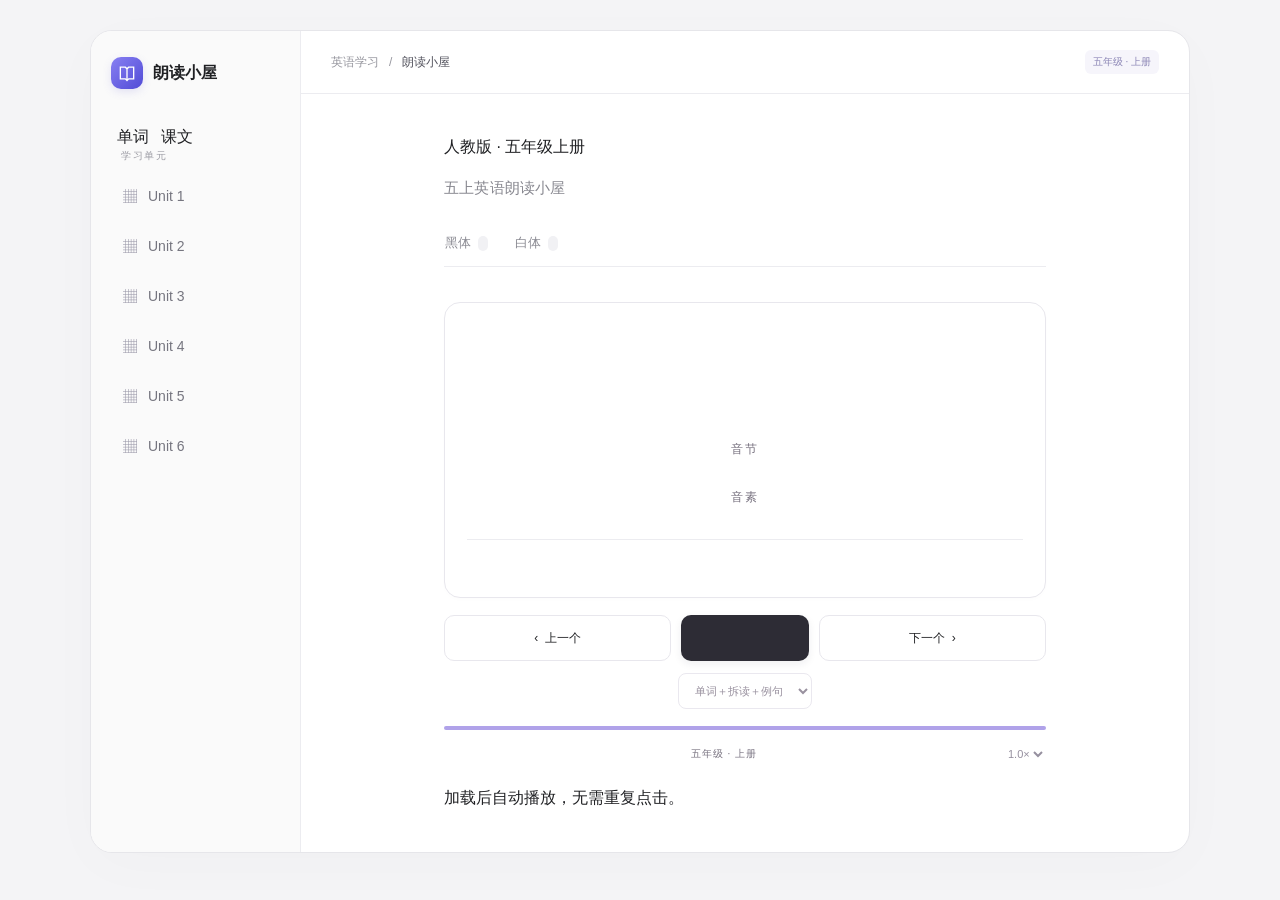
<file: index.template.html>
<!doctype html>
<html lang="zh-CN">
<head>
<meta charset="utf-8">
<meta name="viewport" content="width=device-width, initial-scale=1, viewport-fit=cover">
<link rel="icon" href="data:image/svg+xml,%3Csvg xmlns='http://www.w3.org/2000/svg' viewBox='0 0 32 32'%3E%3Crect width='32' height='32' rx='8' fill='%236659d7'/%3E%3Cpath d='M7 8h7l2 2 2-2h7v17h-7l-2 2-2-2H7zM16 10v17' fill='none' stroke='white' stroke-width='1.5'/%3E%3C/svg%3E">
<meta name="theme-color" content="#f1eff9">
<meta name="reader-build" content="20261120-lesson-words1">
<meta name="description" content="五上英语朗读小屋">
<title>五上英语朗读小屋</title>
<style>
:root{color-scheme:light;--ink:#202124;--muted:#898b92;--green:#5b55df;--wash:#f2f1ff;--line:#ececf0;--paper:#fff;font-family:-apple-system,BlinkMacSystemFont,"PingFang SC","Microsoft YaHei",sans-serif}
*{box-sizing:border-box}body{margin:0;background:#f4f4f6;color:var(--ink);-webkit-tap-highlight-color:transparent}button,select{font:inherit}button{color:inherit;cursor:pointer;border:0;background:none;touch-action:manipulation}button:disabled{opacity:.3;cursor:default}button:focus-visible,select:focus-visible{outline:3px solid #b7b2ff;outline-offset:3px}button svg{width:20px;height:20px;fill:none;stroke:currentColor;stroke-width:1.6;stroke-linecap:round;stroke-linejoin:round;flex:none}.shell{max-width:1100px;margin:30px auto;background:#fff;border:1px solid #e6e6ea;border-radius:22px;box-shadow:0 12px 60px #25233305;display:grid;grid-template-columns:210px 1fr;overflow:hidden;min-height:850px}.sidebar{background:#fafafa;border-right:1px solid var(--line);padding:26px 20px}.brand{display:flex;align-items:center;gap:10px;font-size:16px;font-weight:650;margin:0 0 37px}.brand-icon{display:grid;place-items:center;border-radius:10px;width:32px;height:32px;color:#fff;background:linear-gradient(135deg,#8880f2,#514bd6);box-shadow:0 3px 8px #7369d52b}.brand-icon svg{width:20px;fill:none;stroke:currentColor;stroke-width:1.6}.nav-label{font-size:10px;letter-spacing:1.6px;color:#9c9ca4;margin:0 10px 12px}.units{display:grid;gap:6px}.unit{text-align:left;padding:12px;border-radius:9px;font-size:14px;min-height:45px;color:#75757f}.unit[aria-pressed=true]{background:#ecebf3;color:#282536;font-weight:650}.unit:before{content:'▦';margin-right:11px;color:#9b99a9}.unit[aria-pressed=true]:before{color:#6659d7}.main-panel{min-width:0}.topbar{border-bottom:1px solid var(--line);padding:19px 30px;font-size:12px;color:#96969e;display:flex;justify-content:space-between;align-items:center}.topbar strong{color:#50505b;font-weight:500}.edition{color:#8b85b5;background:#f6f5fb;padding:5px 8px;border-radius:6px;font-size:10px}.content{max-width:670px;margin:0 auto;padding:27px 34px}header{margin-bottom:21px}h1{font-size:15px;font-weight:500;letter-spacing:.2px;margin:0;color:#87878f;line-height:1.8}h1 span{display:block;font-size:27px;color:#202124;font-weight:650;letter-spacing:-.6px}.categories{display:flex;gap:25px;border-bottom:1px solid var(--line);align-items:center}.category{font-size:13px;position:relative;padding:11px 1px 13px;color:#8b8b93;min-height:44px}.category span{font-size:10px;margin-left:7px;background:#f1f1f4;border-radius:5px;padding:2px 5px}.category[aria-pressed=true]{color:#282632;font-weight:600}.category[aria-pressed=true]:after{content:'';position:absolute;height:2px;background:#34313f;bottom:-1px;left:0;right:0}.group-count{margin-left:auto;font-size:11px;color:#9e9da5}.word-strip{display:flex;overflow-x:auto;gap:6px;margin:15px 0;padding:0 0 5px;scrollbar-width:none}.word-strip::-webkit-scrollbar{display:none}.word-tab{white-space:nowrap;min-height:44px;padding:8px 12px;border-radius:8px;font-size:12px;color:#929099}.word-tab[aria-current=true]{background:#f0edff;color:#6955c9;font-weight:600}.card{background:#fff;border:1px solid #e8e7ed;border-radius:16px;padding:20px 22px 25px;box-shadow:0 2px 4px #211d3803}.card-meta{display:flex;justify-content:space-between;font-size:10px;letter-spacing:1.3px;color:#aaa8b4}.card-meta strong{font-weight:500;color:#868292}.word-area{text-align:center;padding:20px 0 22px}.word-button{font:600 clamp(32px,7vw,46px)/1.2 Georgia,"Times New Roman",serif;letter-spacing:-1px;border-radius:10px;padding:7px 8px;max-width:100%;overflow-wrap:anywhere}.word-button sup{font-size:17px;vertical-align:super;color:#aaa5bc;margin-right:4px}.word-button .c0{color:#2c2b36}.word-button .c1{color:#7562ce}.word-button .c2{color:#637daa}.ipa{display:flex;align-items:center;justify-content:center;gap:9px;min-height:42px;margin:7px auto 0;padding:5px 10px;border-radius:9px;color:#84808e;font:20px "Times New Roman",serif}.ipa svg{width:16px;height:16px;color:#9187bf}.meaning{font-size:14px;line-height:1.8;color:#6f6c77;margin:6px 0 0}.section-label{font-size:10px;color:#aaa5b3;letter-spacing:1.6px;text-align:center;margin:0 0 9px}.syllables{display:flex;flex-wrap:wrap;justify-content:center;gap:8px;margin-bottom:22px}.syllable{min-width:60px;min-height:59px;border:1px solid #eae7f3;background:#faf9fd;border-radius:10px;padding:8px 12px;color:#76649f}.syllable b{display:block;font:500 18px Georgia,serif}.syllable small{font:16px "Times New Roman",serif;display:block;margin-top:4px}.phonics{display:flex;justify-content:center;flex-wrap:wrap;gap:6px;margin-bottom:24px}.phone-group{display:flex;flex-direction:column;align-items:center;border:1px solid #eeedf1;border-radius:9px;background:#fdfdfd;min-width:44px;overflow:hidden}.grapheme{font:14px Georgia,serif;color:#a29ba9;padding:7px 7px 0}.phone-buttons{display:flex}.phoneme{font:17px "Times New Roman",serif;min-width:44px;min-height:44px;padding:6px;border-radius:8px;color:#5c5668}.silent{font-size:10px;padding:10px;color:#aaa}.example{border-top:1px solid var(--line);padding-top:17px}.example-button{display:flex;gap:10px;align-items:center;justify-content:center;width:100%;font:16px/1.7 Georgia,serif;text-align:center;padding:6px;border-radius:9px}.example-button svg{color:#938ab8;width:18px}.translation{font-size:12px;line-height:1.8;text-align:center;color:#a19aa9;margin:3px 0 0}.controls{display:flex;gap:10px;margin-top:17px}.step{min-height:46px;flex:1;border:1px solid #e8e7ed;border-radius:10px;font-size:12px;background:#fff}.play{display:flex;align-items:center;justify-content:center;gap:8px;min-height:46px;min-width:128px;border-radius:10px;background:#2d2c35;color:#fff;font-size:13px;box-shadow:0 3px 8px #211d3812}.play-options{display:flex;justify-content:center;margin:12px 0}.play-options select{background:#fff;border:1px solid #eae8ef;border-radius:8px;color:#99919f;padding:7px 12px;font-size:11px;min-height:36px}.progress{height:4px;background:#f0edf5;border-radius:3px;overflow:hidden;margin-top:17px}.progress span{display:block;height:100%;background:#b0a2e9;transition:width .2s}.bottom{display:flex;align-items:center;justify-content:space-between;font-size:10px;color:#aaa5b1;margin-top:6px}.speed{background:none;color:#96909f;font-size:11px;border:0;min-height:36px}.footer-label{letter-spacing:1px}.status{font-size:12px;color:#ac8053;text-align:center;min-height:18px;margin:2px 0}.status:empty{visibility:hidden}.sr-only{position:absolute;width:1px;height:1px;overflow:hidden;clip:rect(0,0,0,0);white-space:nowrap}button.is-playing{background:#7463c8!important;color:#fff!important}button.is-playing span{color:#fff!important}button[aria-busy=true]{opacity:.5}
@media(max-width:900px){body{background:#fafafa}.shell{display:block;margin:0;border:0;border-radius:0;min-height:100vh}.sidebar{border:0;background:#fff;padding:18px 18px 0}.brand{font-size:14px;margin:0 0 18px}.brand-icon{width:27px;height:27px;border-radius:8px}.nav-label{display:none}.units{grid-template-columns:repeat(6,minmax(0,1fr));gap:5px}.unit{font-size:11px;min-height:44px;padding:9px 0;text-align:center;background:#f8f8fa;border:1px solid #efedf2}.unit:before{display:none}.unit[aria-pressed=true]{background:#ece9f9;border-color:#e0daf4;color:#67519f}.topbar{display:none}.content{padding:20px 18px 22px}h1{font-size:13px}h1 span{font-size:24px}.card{padding:17px 14px 20px}.word-area{padding:17px 0}.word-button{font-size:39px}header{margin-bottom:15px}.word-strip{margin:12px 0}.syllables{margin-bottom:18px}.phonics{gap:4px;margin-bottom:20px}.phone-group,.phoneme{min-width:44px}.categories{gap:24px}.controls{gap:8px}.play{min-width:120px}}
@media(max-width:360px){.content{padding:17px 13px}.sidebar{padding:16px 13px 0}.unit{font-size:10px}.word-button{font-size:34px}.syllable{min-width:53px;padding:8px}.play{min-width:108px}}
@media(prefers-reduced-motion:reduce){*{transition:none!important;scroll-behavior:auto!important}}

.section-label,.card-meta,.card-meta strong,.translation,.word-tab,.group-count,.bottom,.grapheme{color:#77717f}.section-label,.translation{font-size:12px}.word-tab{font-size:13px}.word-tab[aria-current=true]{color:#6451bd}.unit{min-height:44px}

.syllable:disabled{opacity:.4}.shell{min-height:0}@media(max-width:900px){.content{padding-bottom:max(22px,env(safe-area-inset-bottom))}.sidebar{padding-top:max(18px,env(safe-area-inset-top))}.word-strip{scroll-snap-type:x proximity}.word-tab{scroll-snap-align:center}.card{border-radius:16px}}
@media(max-width:900px){.ipa,.play-options select,.speed{min-height:44px}.play-options select,.speed{font-size:14px}}

__HOUSE_CSS__
</style>
</head>
<body>
<main class="shell">
<aside class="sidebar"><div class="brand"><span class="brand-icon" aria-hidden="true"><svg viewBox="0 0 24 24"><path d="M4 5h6l2 2 2-2h6v14h-6l-2 2-2-2H4zM12 7v14"/></svg></span>朗读小屋</div><nav class="view-tabs" aria-label="朗读内容"><button class="view-tab" data-view="words">单词</button><button class="view-tab" data-view="texts">课文</button></nav><p class="nav-label">学习单元</p><nav class="units" aria-label="选择单元"><button class="unit" data-unit="1">Unit 1</button><button class="unit" data-unit="2">Unit 2</button><button class="unit" data-unit="3">Unit 3</button><button class="unit" data-unit="4">Unit 4</button><button class="unit" data-unit="5">Unit 5</button><button class="unit" data-unit="6">Unit 6</button></nav></aside><section class="main-panel"><div class="topbar"><span>英语学习 &nbsp; / &nbsp; <strong>朗读小屋</strong></span><span class="edition">五年级 · 上册</span></div><div class="content"><header><p class="eyebrow">人教版 · 五年级上册</p><h1>五上英语朗读小屋</h1></header><section id="words-panel" aria-label="单词"><nav class="categories" aria-label="选择词汇分类"><button class="category" data-group="bold">黑体<span id="bold-count"></span></button><button class="category" data-group="regular">白体<span id="regular-count"></span></button><span class="group-count" id="group-count"></span></nav>
<nav class="word-strip" id="word-strip" aria-label="选择单词"></nav>
<article class="card" aria-label="当前单词"><div class="card-meta"><strong id="card-unit"></strong><span id="card-index"></span></div><div class="word-area"><button class="word-button" id="word" lang="en-GB"></button><button class="ipa" id="ipa"></button><p class="meaning" id="meaning"></p></div><div class="section-label" id="syllable-label">音节</div><div class="syllables" id="syllables" aria-label="分音节朗读"></div><div class="section-label">音素</div><div class="phonics" id="phonics" aria-label="字母组合与音素"></div><div class="example"><button class="example-button" id="example" lang="en-GB"></button><p class="translation" id="translation"></p></div></article>
<div class="controls"><button class="step" id="previous" aria-label="上一个单词">‹&nbsp; 上一个</button><button class="play" id="auto"></button><button class="step" id="next" aria-label="下一个单词">下一个 &nbsp;›</button></div>
<div class="play-options"><label><span class="sr-only">连续朗读模式</span><select id="mode" aria-label="连续朗读模式"><option value="word">只读单词</option><option value="full" selected>单词＋拆读＋例句</option></select></label></div>
<div class="progress" aria-hidden="true"><span id="progress"></span></div>
<div class="bottom"><span id="position"></span><span class="footer-label">五年级 · 上册</span><label><span class="sr-only">朗读速度</span><select class="speed" id="speed" aria-label="朗读速度"><option value="0.8">0.8×</option><option value="1" selected>1.0×</option><option value="1.2">1.2×</option></select></label></div>
</section><section id="lessons-panel" aria-label="课文" hidden><nav class="lesson-switch" aria-label="选择课文"><button class="part-button" data-part="a">Part A</button><button class="part-button" data-part="b">Part B</button></nav><div class="lesson-heading"><div><p class="lesson-page" id="lesson-page"></p><h2 class="lesson-title" id="lesson-title"></h2></div><div><button class="lesson-play" id="lesson-auto">整篇朗读</button><span class="lesson-rate">英音 · 0.8×</span></div></div><p class="lesson-guide">点句子听整句，下方单词可单独点读（英音 0.75×）。</p><div class="lesson-lines" id="lesson-lines"></div></section><div class="audio-feedback" id="audio-feedback" data-state="idle" aria-hidden="true">
  <p class="audio-message" id="audio-message"></p>
  <p class="audio-hint">加载后自动播放，无需重复点击。</p>
  <div class="audio-loading-track"><span></span></div>
</div>
<p class="sr-only" id="status" role="status" aria-atomic="true"></p>
<audio id="player" preload="auto" playsinline></audio>
</div></section></main>
<script>
const WORDS=__WORDS__;
const LESSONS=__LESSONS__;
const AUDIO_INDEX=__AUDIO_INDEX__;
const LESSON_WORD_AUDIO=__LESSON_WORD_AUDIO__;
__AUDIO_ENGINE__
__APP__
__LESSONS_APP__
initLessons();
</script>
</body>
</html>
</file>
